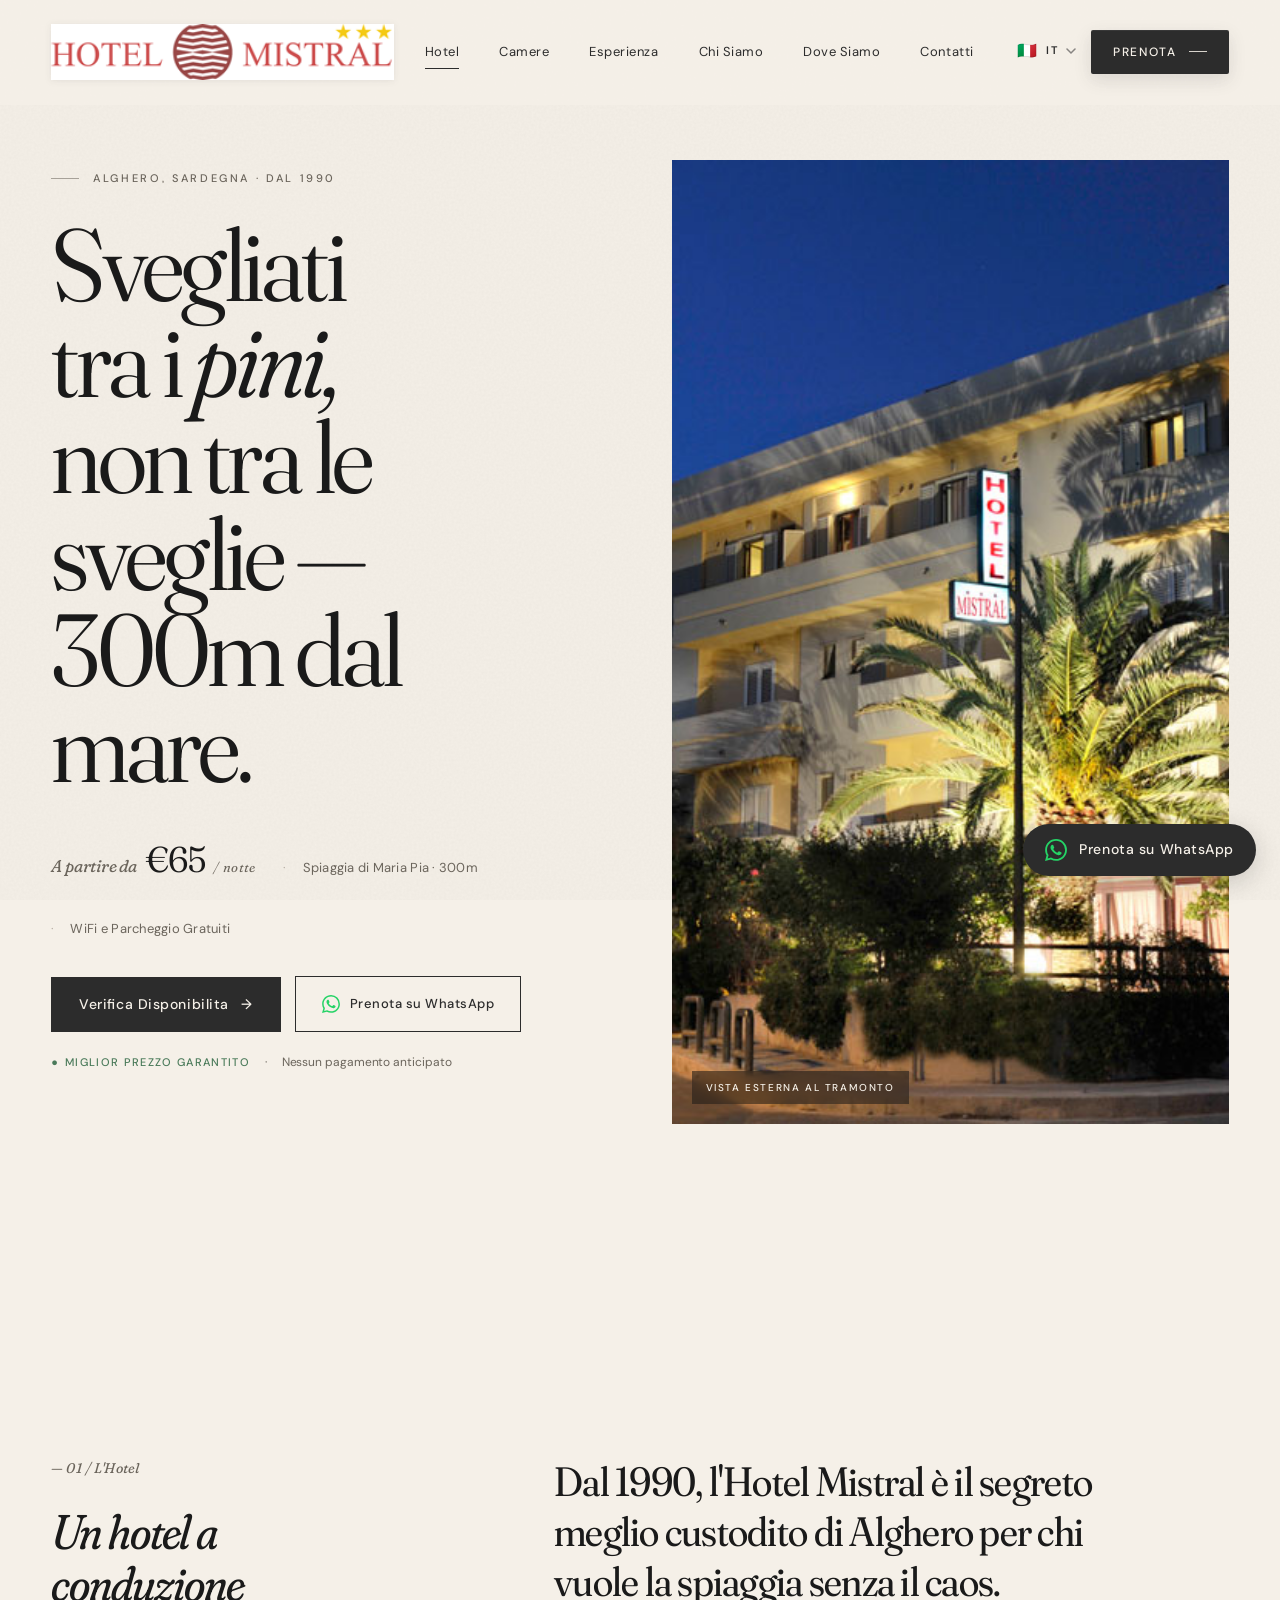
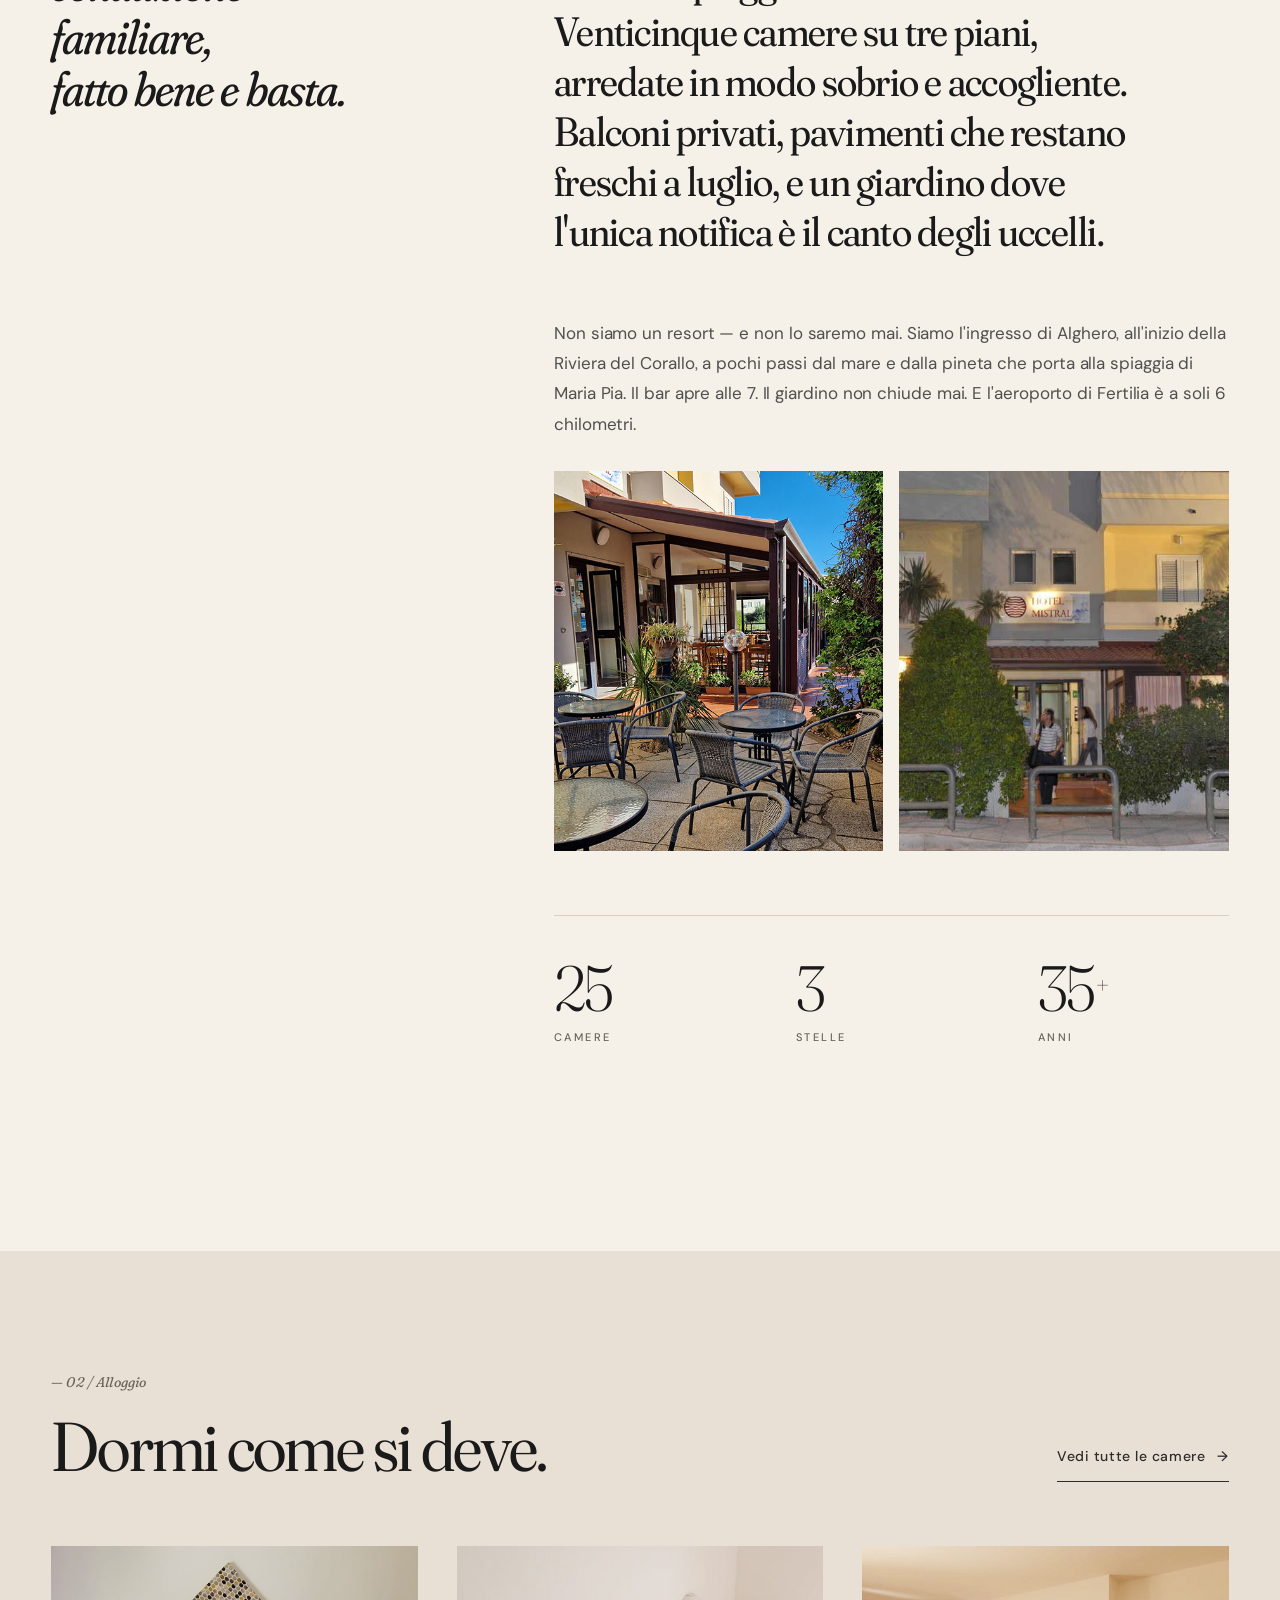
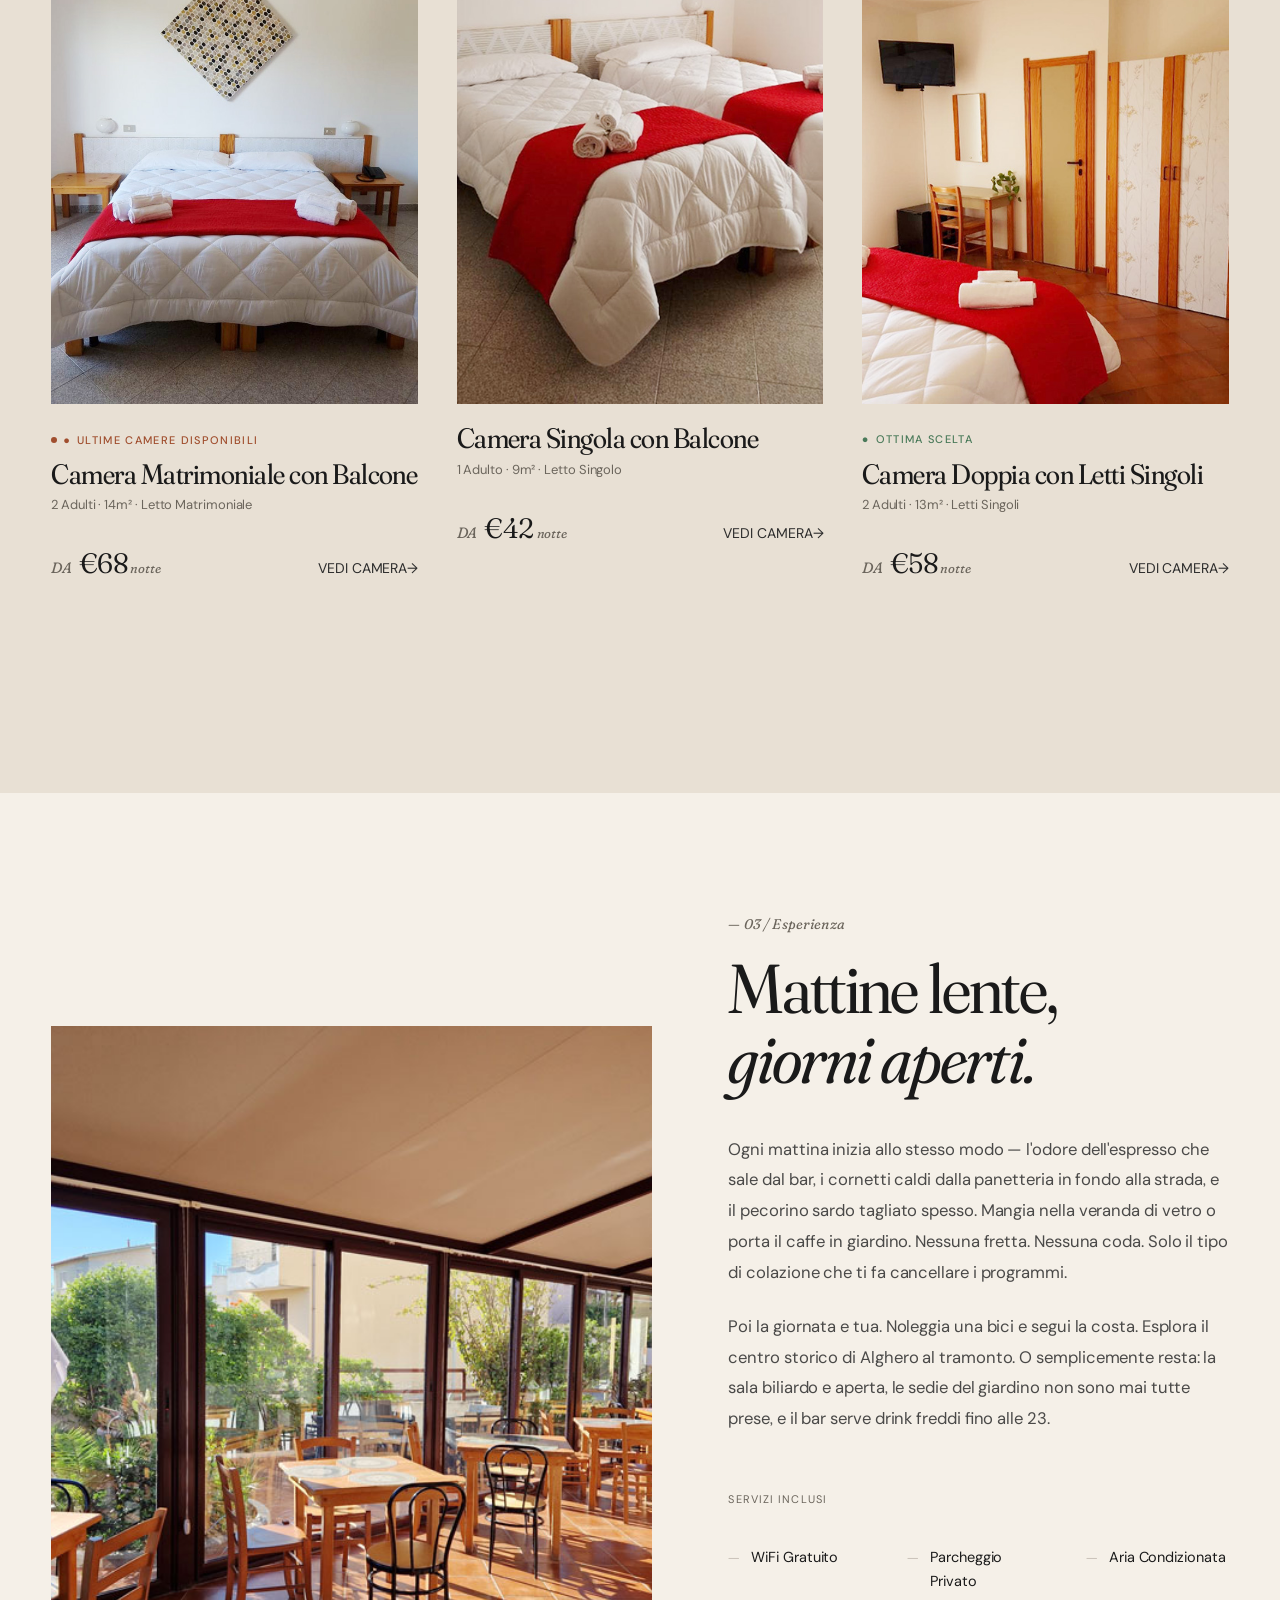
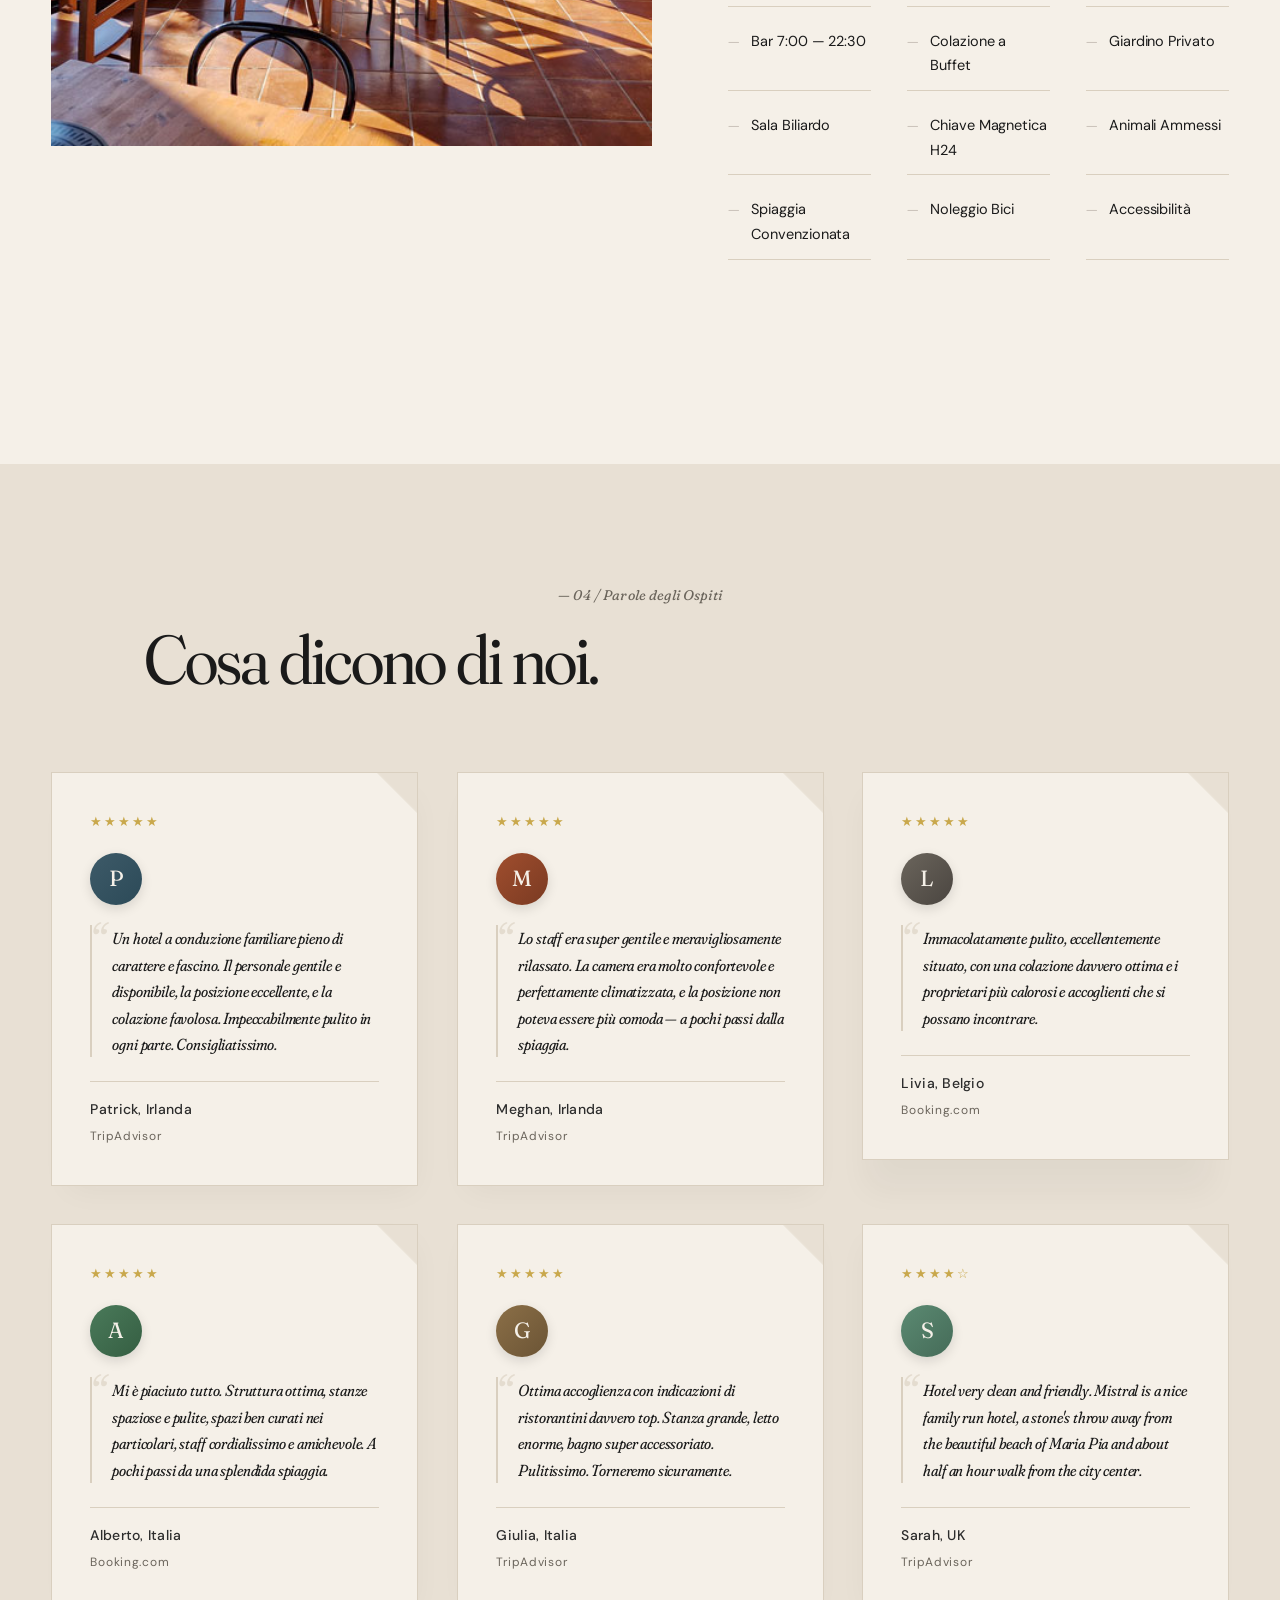
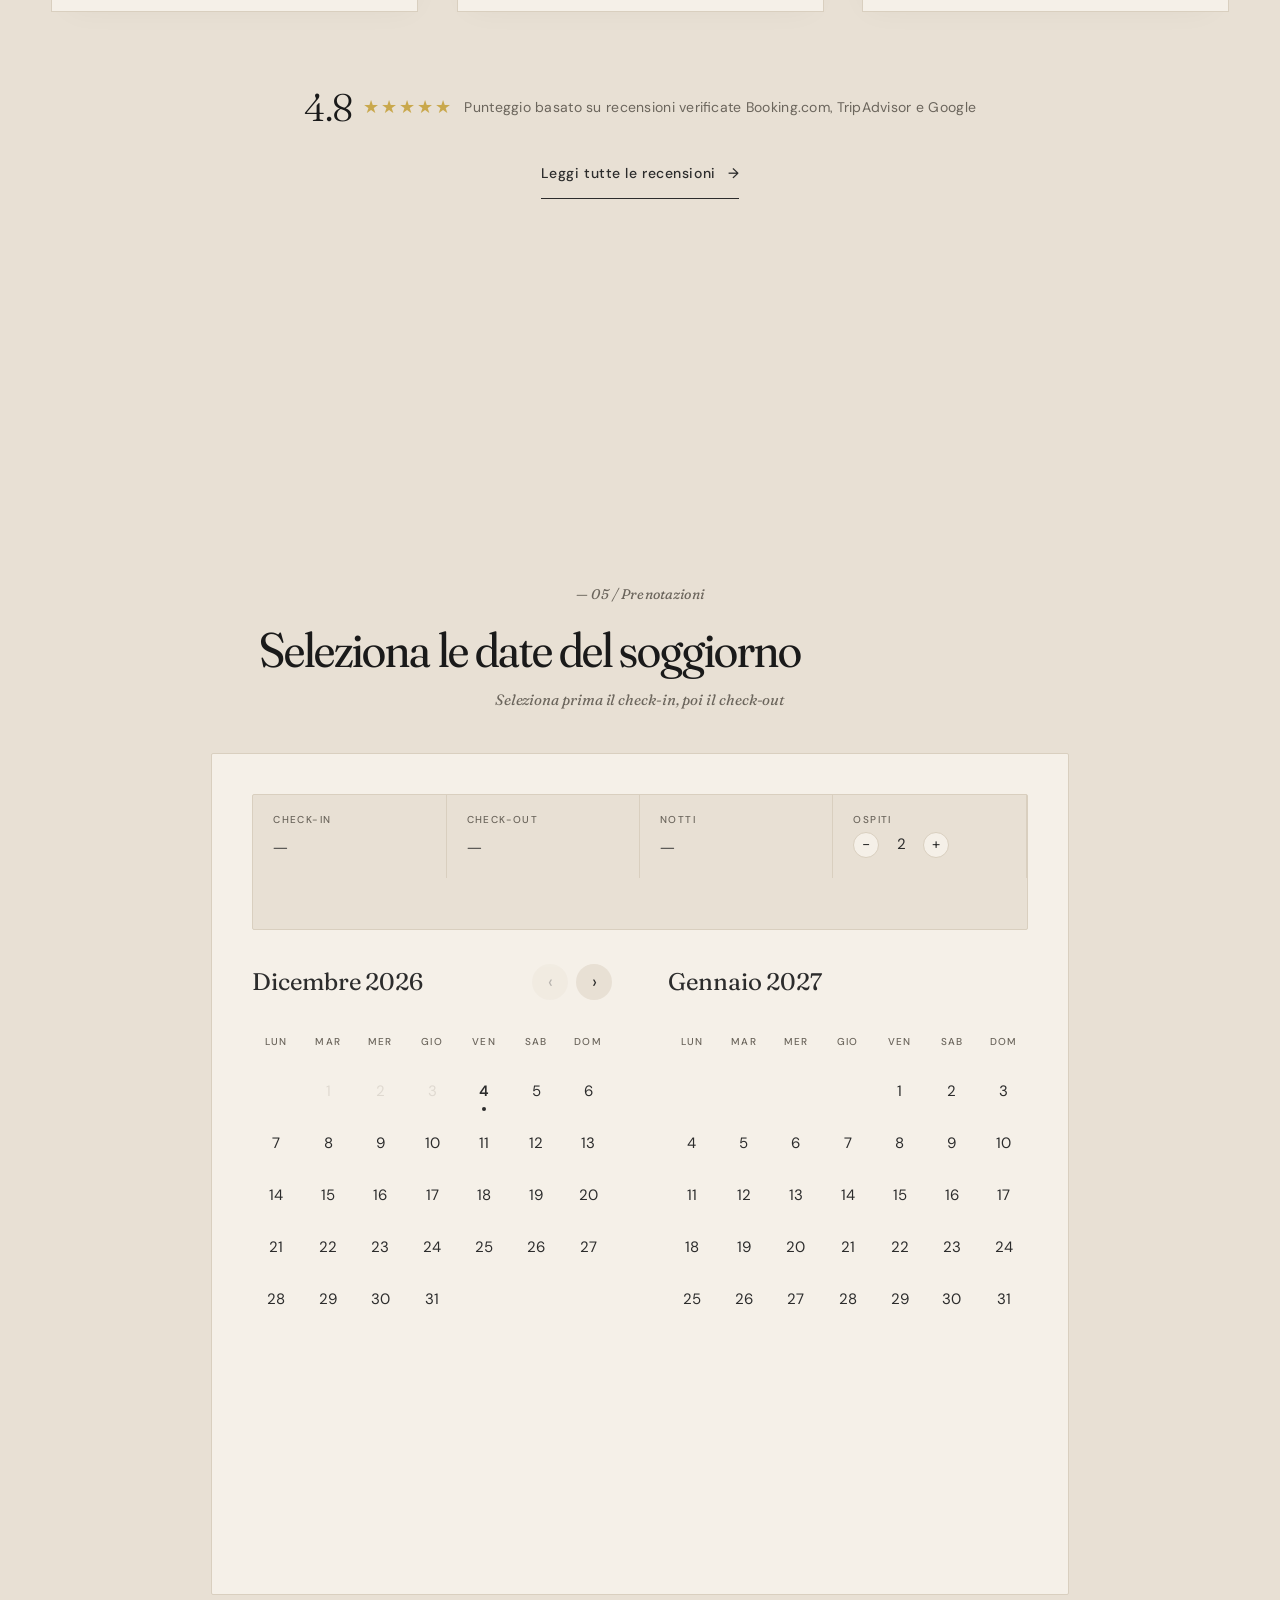
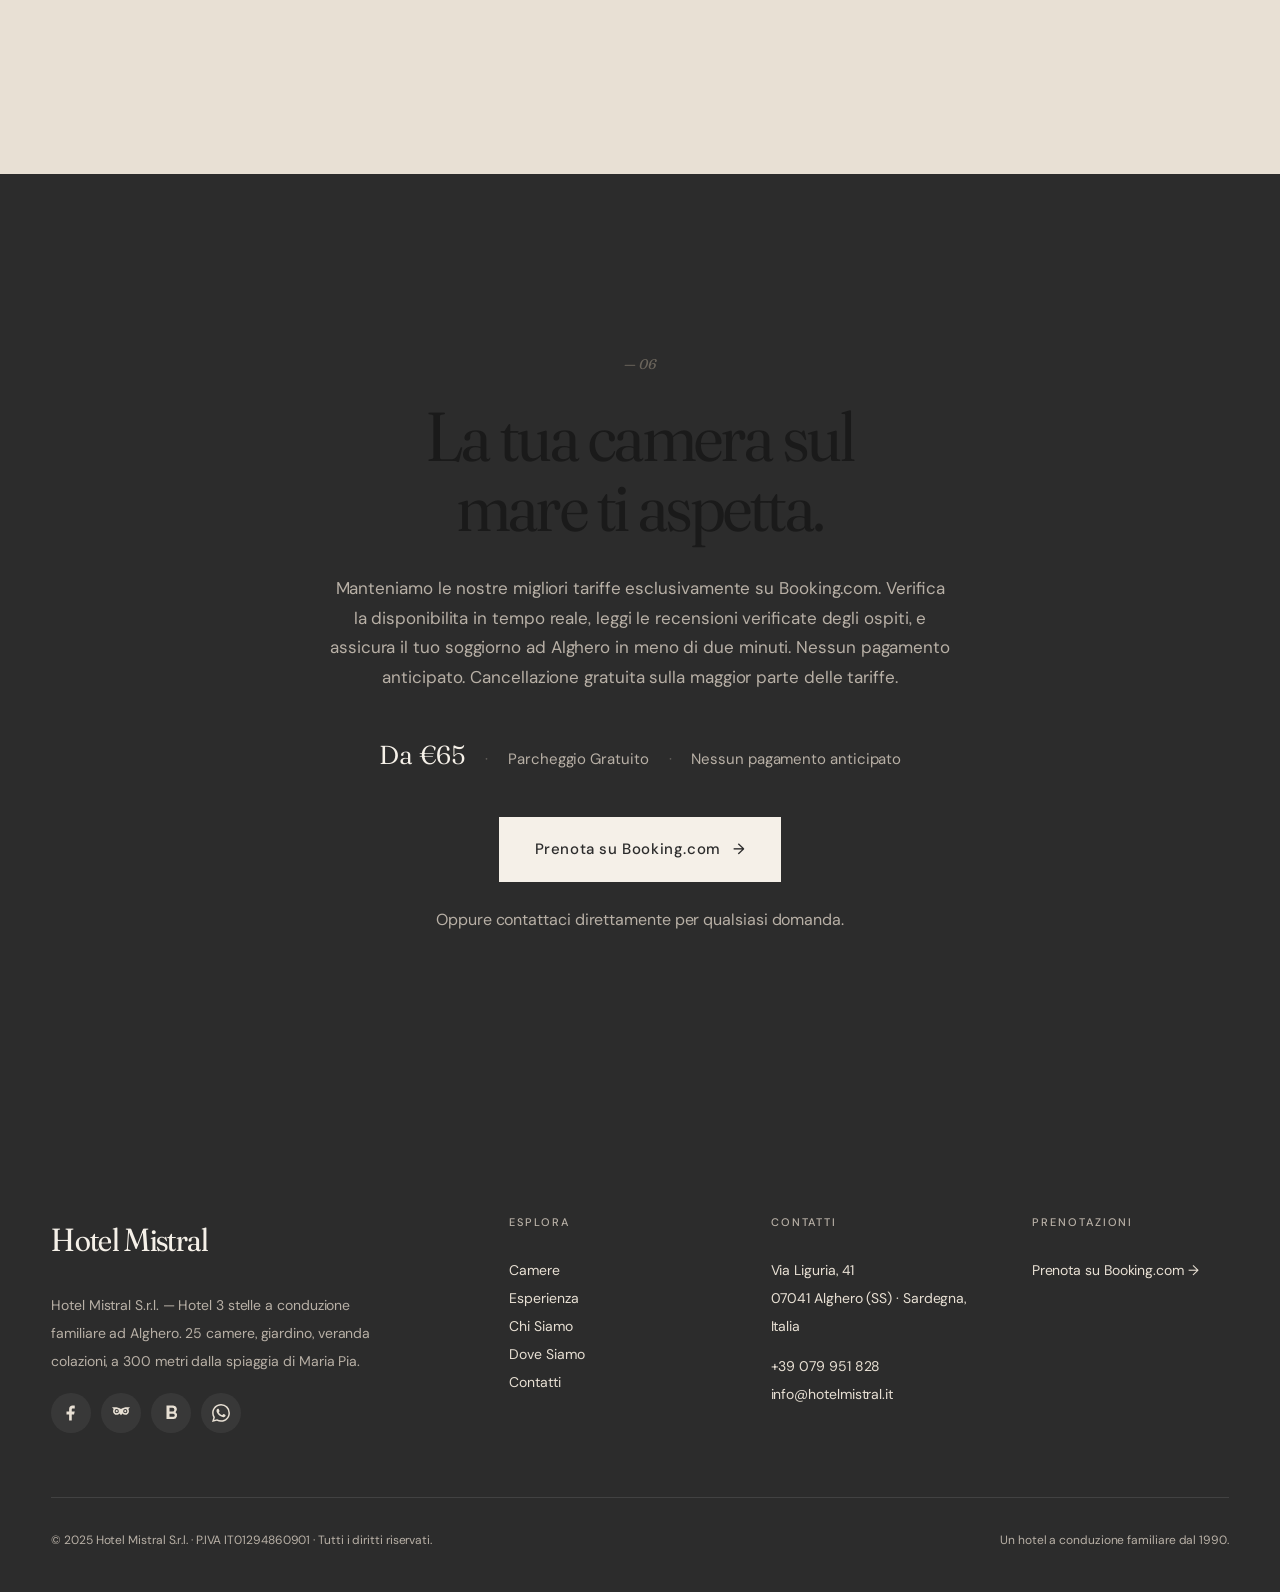
<file: index.html>
<!DOCTYPE html>
<html lang="it">
<head>
  <meta charset="utf-8"/>
  <meta name="viewport" content="width=device-width, initial-scale=1.0"/>
  <title data-i18n="meta.site_name">Hotel Mistral — A Quiet Corner of Alghero</title>
  <meta name="description" data-i18n="meta.home_desc" content="Hotel Mistral is a family-run 3-star hotel in Alghero, Sardinia. 25 rooms, garden, breakfast veranda, and a five-minute walk to Maria Pia Beach."/>
  
  <link rel="icon" type="image/png" sizes="196x196" href="images/favicon-196x196.png"/>
  <link rel="apple-touch-icon" sizes="152x152" href="images/apple-touch-icon-152x152.png"/>
  <link rel="preconnect" href="https://fonts.googleapis.com">
  <link rel="preconnect" href="https://fonts.gstatic.com" crossorigin>
  <link href="https://fonts.googleapis.com/css2?family=Fraunces:ital,opsz,wght,SOFT@0,9..144,300..700,30..100;1,9..144,300..700,30..100&family=DM+Sans:ital,opsz,wght@0,9..40,300..700;1,9..40,300..700&display=swap" rel="stylesheet"/>
  <link href="css/styles.css?v=9" rel="stylesheet"/>
</head>
<body data-page="home">
  <div class="page">

  <!-- Nav -->
  <nav class="nav" id="main-nav">
    <a href="index.html" class="nav-brand" aria-label="Hotel Mistral Alghero">
      <img src="images/logo.png" alt="" class="nav-logo" width="40" height="40"/>
      <span class="nav-brand-text">
        <span class="nav-brand-name">Mistral</span>
        <small>Alghero</small>
      </span>
    </a>
    <div class="nav-links hidden-mobile">
      <a href="index.html" class="active" data-i18n="nav.home">Hotel</a>
      <a href="rooms.html" data-i18n="nav.rooms">Rooms</a>
      <a href="experience.html" data-i18n="nav.experience">Experience</a>
      <a href="about.html" data-i18n="nav.about">About</a>
      <a href="location.html" data-i18n="nav.location">Location</a>
      <a href="contact.html" data-i18n="nav.contact">Contact</a>
    </div>
    <div class="nav-actions">
      <div class="lang-dropdown hidden-mobile" data-lang-switcher>
        <button class="lang-trigger" type="button" aria-haspopup="listbox" aria-expanded="false" aria-label="Seleziona lingua">
          <span class="lang-current-flag">🇮🇹</span>
          <span class="lang-current-code">IT</span>
          <svg class="lang-chev" viewBox="0 0 10 6" fill="none" stroke="currentColor" stroke-width="1.5" stroke-linecap="round" aria-hidden="true"><path d="M1 1l4 4 4-4"/></svg>
        </button>
        <div class="lang-menu" role="listbox">
          <button class="lang-opt active" data-lang="it" onclick="setLanguage('it')" role="option" aria-selected="true"><span class="lang-flag">🇮🇹</span><span class="lang-opt-name">Italiano</span><span class="lang-opt-check">✓</span></button>
          <button class="lang-opt" data-lang="en" onclick="setLanguage('en')" role="option"><span class="lang-flag">🇬🇧</span><span class="lang-opt-name">English</span><span class="lang-opt-check">✓</span></button>
          <button class="lang-opt" data-lang="de" onclick="setLanguage('de')" role="option"><span class="lang-flag">🇩🇪</span><span class="lang-opt-name">Deutsch</span><span class="lang-opt-check">✓</span></button>
          <button class="lang-opt" data-lang="es" onclick="setLanguage('es')" role="option"><span class="lang-flag">🇪🇸</span><span class="lang-opt-name">Español</span><span class="lang-opt-check">✓</span></button>
        </div>
      </div>
      <a href="https://www.booking.com/Share-Ju31eYQ" target="_blank" class="nav-cta hidden-mobile" data-i18n="nav.book_now">Prenota</a>
      <button class="menu-btn mobile-only" aria-label="Menu">
        <svg viewBox="0 0 24 24" fill="none" stroke="currentColor" stroke-width="2" stroke-linecap="round" aria-hidden="true"><line x1="3" y1="6" x2="21" y2="6"/><line x1="3" y1="12" x2="21" y2="12"/><line x1="3" y1="18" x2="21" y2="18"/></svg>
      </button>
    </div>
  </nav>

  <!-- Mobile Menu -->
  <div class="mobile-menu">
    <button class="menu-close" aria-label="Close menu" style="position:absolute;top:24px;right:24px;background:none;border:none;cursor:pointer;color:var(--antracite);">
      <svg width="32" height="32" viewBox="0 0 24 24" fill="none" stroke="currentColor" stroke-width="2" stroke-linecap="round" aria-hidden="true"><line x1="18" y1="6" x2="6" y2="18"/><line x1="6" y1="6" x2="18" y2="18"/></svg>
    </button>
    <a href="index.html" data-i18n="nav.home">Hotel</a>
    <a href="rooms.html" data-i18n="nav.rooms">Rooms</a>
    <a href="experience.html" data-i18n="nav.experience">Experience</a>
    <a href="about.html" data-i18n="nav.about">About</a>
    <a href="location.html" data-i18n="nav.location">Location</a>
    <a href="contact.html" data-i18n="nav.contact">Contact</a>
    <div class="lang-switcher" style="margin-top:24px" aria-label="Seleziona lingua">
      <button class="lang-btn active" data-lang="it" onclick="setLanguage('it')" title="Italiano"><span class="lang-flag">🇮🇹</span><span class="lang-code">IT</span></button>
      <button class="lang-btn" data-lang="en" onclick="setLanguage('en')" title="English"><span class="lang-flag">🇬🇧</span><span class="lang-code">EN</span></button>
      <button class="lang-btn" data-lang="de" onclick="setLanguage('de')" title="Deutsch"><span class="lang-flag">🇩🇪</span><span class="lang-code">DE</span></button>
      <button class="lang-btn" data-lang="es" onclick="setLanguage('es')" title="Español"><span class="lang-flag">🇪🇸</span><span class="lang-code">ES</span></button>
    </div>
    <a class="btn btn-primary btn-arrow" href="https://www.booking.com/Share-Ju31eYQ" target="_blank" style="margin-top:24px" data-i18n="nav.book_now">Book Now</a>
  </div>

  <!-- HERO -->
  <section class="hero">
    <div class="container">
      <div class="hero-grid">
        <div class="hero-left reveal">
          <div class="eyebrow" style="margin-bottom:28px" data-i18n="home.hero_location">Alghero, Sardinia · Since 1990</div>
          <h1 class="h-display serif" data-i18n="home.hero_title" data-i18n-html="">
            Wake up to <span class="italic">pine trees,</span><br/>
            not alarms — 300m from the sea.
          </h1>
          <div class="hero-meta">
            <span class="price-line">
              <span class="price-from" data-i18n="home.hero_starting_from">From</span>
              <span class="price-num">€65</span>
              <span class="price-night" data-i18n="home.hero_price">/ night</span>
            </span>
            <span data-i18n="home.hero_beach_distance">300m from beach</span>
            <span data-i18n="home.hero_wifi_parking">Free WiFi & Parking</span>
          </div>
          <div class="hero-ctas">
            <a class="btn btn-primary btn-arrow" href="https://www.booking.com/Share-Ju31eYQ" target="_blank" data-i18n="home.cta_availability">Check Availability</a>
            <a class="btn-whatsapp" href="https://wa.me/393472479796?text=Salve,%20vorrei%20verificare%20la%20disponibilità%20presso%20Hotel%20Mistral." target="_blank" rel="noopener">
              <svg width="18" height="18" viewBox="0 0 24 24" fill="currentColor" aria-hidden="true"><path d="M17.472 14.382c-.297-.149-1.758-.867-2.03-.967-.273-.099-.471-.148-.67.15-.197.297-.767.966-.94 1.164-.173.199-.347.223-.644.075-.297-.15-1.255-.463-2.39-1.475-.883-.788-1.48-1.761-1.653-2.059-.173-.297-.018-.458.13-.606.134-.133.298-.347.446-.52.149-.174.198-.298.298-.497.099-.198.05-.371-.025-.52-.075-.149-.669-1.612-.916-2.207-.242-.579-.487-.5-.669-.51-.173-.008-.371-.01-.57-.01-.198 0-.52.074-.792.372-.272.297-1.04 1.016-1.04 2.479 0 1.462 1.065 2.875 1.213 3.074.149.198 2.096 3.2 5.077 4.487.709.306 1.262.489 1.694.625.712.227 1.36.195 1.871.118.571-.085 1.758-.719 2.006-1.413.248-.694.248-1.289.173-1.413-.074-.124-.272-.198-.57-.347m-5.421 7.403h-.004a9.87 9.87 0 01-5.031-1.378l-.361-.214-3.741.982.998-3.648-.235-.374a9.86 9.86 0 01-1.51-5.26c.001-5.45 4.436-9.884 9.888-9.884 2.64 0 5.122 1.03 6.988 2.898a9.825 9.825 0 012.893 6.994c-.003 5.45-4.437 9.884-9.885 9.884m8.413-18.297A11.815 11.815 0 0012.05 0C5.495 0 .16 5.335.157 11.892c0 2.096.547 4.142 1.588 5.945L.057 24l6.305-1.654a11.882 11.882 0 005.683 1.448h.005c6.554 0 11.890-5.335 11.893-11.893a11.821 11.821 0 00-3.48-8.413Z"/></svg>
              <span data-i18n="home.cta_whatsapp">Book on WhatsApp</span>
            </a>
          </div>
          <div style="margin-top:20px;font-size:12px;color:var(--grigio)">
            <span class="tag-good">● <span data-i18n="home.best_price">Best price guaranteed</span></span>
            <span style="margin:0 12px">·</span>
            <span data-i18n="home.no_prepayment">No prepayment</span>
          </div>
        </div>

        <div class="hero-image reveal reveal-delay-1">
          <img src="images/hotel-exterior-night.jpg" alt="Hotel Mistral, ingresso al tramonto" style="width:100%;height:100%;object-fit:cover" />
          <div class="hero-caption" data-i18n="home.hero_caption">Exterior at dusk</div>
        </div>
      </div>
    </div>
  </section>

  <!-- INTRO -->
  <section class="section" id="hotel">
    <div class="container">
      <div class="intro-grid">
        <div class="reveal">
          <div class="section-num">— 01 / <span data-i18n="home.intro_label">The Hotel</span></div>
          <h2 class="h-medium serif italic" style="margin-top:24px;max-width:10ch" data-i18n="home.intro_title" data-i18n-html="">
            A family-run hotel,<br/>simply done well.
          </h2>
        </div>
        <div class="intro-body reveal reveal-delay-1">
          <p class="serif" data-i18n="home.intro_p1">
            Since 1990, Hotel Mistral has been Alghero's best-kept secret for travellers who want the beach without the chaos. Twenty-five rooms across three floors. Private balconies. Terracotta floors that stay cool in July. And a garden where the only notification is birdsong.
          </p>
          <p data-i18n="home.intro_p2">
            We are not a resort — and we never will be. We are the place you return to after a day of turquoise water and medieval alleyways. The bar opens at 7 AM. The garden never closes. And Maria Pia Beach is a five-minute stroll through a pine forest that smells like summer itself.
          </p>
          
          <div style="margin-top:32px;display:grid;grid-template-columns:1fr 1fr;gap:16px">
            <img src="images/hotel-garden.jpg" alt="Il giardino dell'Hotel Mistral" style="width:100%;height:380px;object-fit:cover" />
            <img src="images/hotel-entrance.jpg" alt="L'ingresso dell'Hotel Mistral" style="width:100%;height:380px;object-fit:cover" />
          </div>

          <div class="stats-strip">
            <div class="stat"><div class="stat-num">25</div><div class="stat-label" data-i18n="home.stats_rooms">Rooms</div></div>
            <div class="stat"><div class="stat-num">3</div><div class="stat-label" data-i18n="home.stats_stars">Stars</div></div>
            <div class="stat"><div class="stat-num">35<span class="stat-plus">+</span></div><div class="stat-label" data-i18n="home.stats_years">Years</div></div>
          </div>
        </div>
      </div>
    </div>
  </section>

  <!-- CAMERE -->
  <section class="section" id="camere" style="background:var(--beige)">
    <div class="container">
      <div style="display:flex;justify-content:space-between;align-items:flex-end;margin-bottom:64px;gap:24px;flex-wrap:wrap">
        <div class="reveal">
          <div class="section-num">— 02 / <span data-i18n="home.rooms_label">Accommodation</span></div>
          <h2 class="h-large serif" style="margin-top:16px;max-width:14ch" data-i18n="home.rooms_title">
            Sleep like you mean it.
          </h2>
        </div>
        <a href="rooms.html" class="btn btn-ghost btn-arrow reveal reveal-delay-1" data-i18n="home.room_view_all">View all rooms</a>
      </div>

      <div class="rooms-grid">
        <!-- Room 1 -->
        <a class="room-card reveal" href="rooms.html#double">
          <div class="img-wrap">
            <img src="images/room-double-01.jpg" alt="Camera matrimoniale con balcone" style="width:100%;height:100%;object-fit:cover" />
          </div>
          <div style="margin-bottom:8px">
            <span class="tag-scarce">● <span data-i18n="home.room_badge_last">Last rooms available</span></span>
          </div>
          <div class="meta-line">
            <h3 class="serif" data-i18n="home.room_double_name">Double Room with Balcony</h3>
          </div>
          <div class="specs">
            <span data-i18n="home.room_adults_2">2 Adults</span> · 14m² · <span data-i18n="home.room_bed_queen">Queen Bed</span>
          </div>
          <div style="display:flex;justify-content:space-between;align-items:baseline;margin-top:16px">
            <div class="from"><span data-i18n="home.room_from">From</span> <b>€68</b> <span style="font-size:13px;color:var(--grigio)" data-i18n="calendar.nights_singular">notte</span></div>
            <span class="btn-arrow" style="font-size:14px" data-i18n="home.room_view_cta">Details</span>
          </div>
        </a>

        <!-- Room 2 -->
        <a class="room-card reveal reveal-delay-1" href="rooms.html#single">
          <div class="img-wrap">
            <img src="images/room-twin-01.jpg" alt="Camera doppia con due letti singoli" style="width:100%;height:100%;object-fit:cover" />
          </div>
          <div class="meta-line">
            <h3 class="serif" data-i18n="home.room_single_name">Single Room with Balcony</h3>
          </div>
          <div class="specs">
            <span data-i18n="home.room_adults_1">1 Adult</span> · 9m² · <span data-i18n="home.room_bed_single">Single Bed</span>
          </div>
          <div style="display:flex;justify-content:space-between;align-items:baseline;margin-top:16px">
            <div class="from"><span data-i18n="home.room_from">From</span> <b>€42</b> <span style="font-size:13px;color:var(--grigio)" data-i18n="calendar.nights_singular">notte</span></div>
            <span class="btn-arrow" style="font-size:14px" data-i18n="home.room_view_cta">Details</span>
          </div>
        </a>

        <!-- Room 3 -->
        <a class="room-card reveal reveal-delay-2" href="rooms.html#twin">
          <div class="img-wrap">
            <img src="images/room-double-02.jpg" alt="Camera matrimoniale - dettaglio" style="width:100%;height:100%;object-fit:cover" />
          </div>
          <div style="margin-bottom:8px">
            <span class="tag-good">● <span data-i18n="home.room_badge_good">Good choice</span></span>
          </div>
          <div class="meta-line">
            <h3 class="serif" data-i18n="home.room_twin_name">Twin Room</h3>
          </div>
          <div class="specs">
            <span data-i18n="home.room_adults_2">2 Adults</span> · 13m² · <span data-i18n="home.room_beds_twin">Twin Beds</span>
          </div>
          <div style="display:flex;justify-content:space-between;align-items:baseline;margin-top:16px">
            <div class="from"><span data-i18n="home.room_from">From</span> <b>€58</b> <span style="font-size:13px;color:var(--grigio)" data-i18n="calendar.nights_singular">notte</span></div>
            <span class="btn-arrow" style="font-size:14px" data-i18n="home.room_view_cta">Details</span>
          </div>
        </a>
      </div>
    </div>
  </section>

  <!-- ESPERIENZA -->
  <section class="section" id="esperienza">
    <div class="container">
      <div class="exp-grid">
        <div class="exp-image reveal">
          <img src="images/hotel-breakfast.jpg" alt="Sala colazioni con veranda vetrata" style="width:100%;height:100%;object-fit:cover" />
        </div>
        <div class="exp-text reveal reveal-delay-1">
          <div class="section-num">— 03 / <span data-i18n="home.experience_label">La Permanenza</span></div>
          <h2 class="h-large serif" style="margin-top:16px;margin-bottom:40px" data-i18n="home.experience_title" data-i18n-html="">
            Mattine lente,<br/><span class="italic">giorni aperti.</span>
          </h2>
          <p data-i18n="home.experience_p1">
            Every morning starts the same way — the smell of espresso rising from the bar, warm croissants from the bakery down the street, and Sardinian pecorino sliced thick. Eat inside the glass veranda or take your coffee to the garden. No rush. No queues. Just the kind of breakfast that makes you cancel your plans.
          </p>
          <p data-i18n="home.experience_p2">
            Then the day is yours. Rent a bike and follow the coast. Explore Alghero's old town at sunset. Or simply stay put — the billiard room is open, the garden chairs are never all taken, and the bar serves cold drinks until 11 PM.
          </p>

          <div style="margin-top:56px">
            <div class="tiny muted" style="margin-bottom:24px" data-i18n="home.exp_services">Servizi Inclusi</div>
            <div class="services-grid">
              <div class="srv-item"><span data-i18n="home.srv_wifi">WiFi Gratuito</span></div>
              <div class="srv-item"><span data-i18n="home.srv_parking">Parcheggio Privato</span></div>
              <div class="srv-item"><span data-i18n="home.srv_ac">Aria Condizionata</span></div>
              <div class="srv-item"><span data-i18n="home.srv_bar">Bar 7:00 — 22:30</span></div>
              <div class="srv-item"><span data-i18n="home.srv_breakfast">Colazione a Buffet</span></div>
              <div class="srv-item"><span data-i18n="home.srv_garden">Giardino Privato</span></div>
              <div class="srv-item"><span data-i18n="home.srv_billiard">Sala Biliardo</span></div>
              <div class="srv-item"><span data-i18n="home.srv_key">Chiave Magnetica H24</span></div>
              <div class="srv-item"><span data-i18n="home.srv_pets">Animali Ammessi</span></div>
              <div class="srv-item"><span data-i18n="home.srv_beach">Spiaggia Convenzionata</span></div>
              <div class="srv-item"><span data-i18n="home.srv_bike">Noleggio Bici</span></div>
              <div class="srv-item"><span data-i18n="home.srv_accessibility">Accessibilità</span></div>
            </div>
          </div>
        </div>
      </div>
    </div>
  </section>

  <!-- TESTIMONIALS — 3D Letter Testimonials -->
  <section class="section testimonials-3d" id="testimonials">
    <div class="container">
      <div class="testimonials-header reveal">
        <div class="section-num">— 04 / <span data-i18n="home.testimonials_label">Parole degli Ospiti</span></div>
        <h2 class="h-large serif" style="margin-top:16px;max-width:16ch" data-i18n="home.testimonials_title">Cosa dicono di noi.</h2>
      </div>

      <div class="letters-grid">
        <!-- Letter 1 -->
        <div class="letter-card reveal reveal-delay-1" data-tilt>
          <div class="letter-paper">
            <div class="letter-stamp">★★★★★</div>
            <div class="letter-avatar" style="background: linear-gradient(135deg, #3D5A68 0%, #2C4A58 100%);">P</div>
            <blockquote class="letter-quote" data-i18n="home.testimonial_1_text">
              "Un hotel a conduzione familiare pieno di carattere e fascino. Il personale gentile e disponibile, la posizione eccellente, e la colazione favolosa. Impeccabilmente pulito in ogni parte. Consigliatissimo."
            </blockquote>
            <div class="letter-meta">
              <span class="letter-name" data-i18n="home.testimonial_1_author">Patrick, Irlanda</span>
              <span class="letter-source">TripAdvisor</span>
            </div>
          </div>
          <div class="letter-shadow"></div>
        </div>

        <!-- Letter 2 -->
        <div class="letter-card reveal reveal-delay-2" data-tilt>
          <div class="letter-paper">
            <div class="letter-stamp">★★★★★</div>
            <div class="letter-avatar" style="background: linear-gradient(135deg, #A04E2E 0%, #7A3A22 100%);">M</div>
            <blockquote class="letter-quote" data-i18n="home.testimonial_2_text">
              "Lo staff era super gentile e meravigliosamente rilassato. La camera era molto confortevole e perfettamente climatizzata, e la posizione non poteva essere più comoda — a pochi passi dalla spiaggia."
            </blockquote>
            <div class="letter-meta">
              <span class="letter-name" data-i18n="home.testimonial_2_author">Meghan, Irlanda</span>
              <span class="letter-source">TripAdvisor</span>
            </div>
          </div>
          <div class="letter-shadow"></div>
        </div>

        <!-- Letter 3 -->
        <div class="letter-card reveal reveal-delay-3" data-tilt>
          <div class="letter-paper">
            <div class="letter-stamp">★★★★★</div>
            <div class="letter-avatar" style="background: linear-gradient(135deg, #6B655C 0%, #4A4540 100%);">L</div>
            <blockquote class="letter-quote" data-i18n="home.testimonial_3_text">
              "Immacolatamente pulito, eccellentemente situato, con una colazione davvero ottima e i proprietari più calorosi e accoglienti che si possano incontrare."
            </blockquote>
            <div class="letter-meta">
              <span class="letter-name" data-i18n="home.testimonial_3_author">Livia, Belgio</span>
              <span class="letter-source">Booking.com</span>
            </div>
          </div>
          <div class="letter-shadow"></div>
        </div>

        <!-- Letter 4 -->
        <div class="letter-card reveal reveal-delay-1" data-tilt>
          <div class="letter-paper">
            <div class="letter-stamp">★★★★★</div>
            <div class="letter-avatar" style="background: linear-gradient(135deg, #4a7a5a 0%, #355e42 100%);">A</div>
            <blockquote class="letter-quote" data-i18n="home.testimonial_4_text">
              "Mi è piaciuto tutto. Struttura ottima, stanze spaziose e pulite, spazi ben curati nei particolari, staff cordialissimo e amichevole. A pochi passi da una splendida spiaggia."
            </blockquote>
            <div class="letter-meta">
              <span class="letter-name" data-i18n="home.testimonial_4_author">Alberto, Italia</span>
              <span class="letter-source">Booking.com</span>
            </div>
          </div>
          <div class="letter-shadow"></div>
        </div>

        <!-- Letter 5 -->
        <div class="letter-card reveal reveal-delay-2" data-tilt>
          <div class="letter-paper">
            <div class="letter-stamp">★★★★★</div>
            <div class="letter-avatar" style="background: linear-gradient(135deg, #8B6F47 0%, #6B5435 100%);">G</div>
            <blockquote class="letter-quote" data-i18n="home.testimonial_5_text">
              "Ottima accoglienza con indicazioni di ristorantini davvero top. Stanza grande, letto enorme, bagno super accessoriato. Pulitissimo. Torneremo sicuramente."
            </blockquote>
            <div class="letter-meta">
              <span class="letter-name" data-i18n="home.testimonial_5_author">Giulia, Italia</span>
              <span class="letter-source">TripAdvisor</span>
            </div>
          </div>
          <div class="letter-shadow"></div>
        </div>

        <!-- Letter 6 -->
        <div class="letter-card reveal reveal-delay-3" data-tilt>
          <div class="letter-paper">
            <div class="letter-stamp">★★★★☆</div>
            <div class="letter-avatar" style="background: linear-gradient(135deg, #5B8A72 0%, #456B58 100%);">S</div>
            <blockquote class="letter-quote" data-i18n="home.testimonial_6_text">
              "Hotel very clean and friendly. Mistral is a nice family run hotel, a stone's throw away from the beautiful beach of Maria Pia and about half an hour walk from the city center."
            </blockquote>
            <div class="letter-meta">
              <span class="letter-name" data-i18n="home.testimonial_6_author">Sarah, UK</span>
              <span class="letter-source">TripAdvisor</span>
            </div>
          </div>
          <div class="letter-shadow"></div>
        </div>
      </div>

      <div class="testimonials-footer reveal">
        <div class="testimonials-score">
          <span class="score-num">4.8</span>
          <span class="score-stars">★★★★★</span>
          <span class="score-text" data-i18n="home.testimonials_score">su 893 recensioni</span>
        </div>
        <a href="https://www.tripadvisor.it/Hotel_Review-g187880-d277462-Reviews-Hotel_Mistral-Alghero_Province_of_Sassari_Sardinia.html" target="_blank" class="btn btn-ghost btn-arrow" data-i18n="home.testimonials_cta">Leggi tutte le recensioni</a>
      </div>
    </div>
  </section>

  <!-- CALENDAR / BOOKING ASSISTANT -->
  <section class="calendar-section" id="prenota">
    <div class="container">
      <div class="calendar-title reveal">
        <div class="section-num">— 05 / <span data-i18n="calendar.label">Booking</span></div>
        <h2 class="h-medium serif" style="margin-top:16px" data-i18n="calendar.title">Select your stay dates</h2>
        <p class="calendar-hint" data-i18n="calendar.hint">Seleziona prima il check-in, poi il check-out</p>
      </div>

      <div class="calendar-wrap reveal reveal-delay-1">
        <div class="calendar-dates-bar">
          <div class="calendar-date-field">
            <label data-i18n="calendar.checkin">Check-in</label>
            <span id="checkin-display">—</span>
          </div>
          <div class="calendar-date-sep"></div>
          <div class="calendar-date-field">
            <label data-i18n="calendar.checkout">Check-out</label>
            <span id="checkout-display">—</span>
          </div>
          <div class="calendar-date-sep"></div>
          <div class="calendar-date-field calendar-nights-field">
            <label data-i18n="calendar.nights">Nights</label>
            <span id="nights-display">—</span>
          </div>
          <div class="calendar-date-sep"></div>
          <div class="calendar-date-field">
            <label data-i18n="calendar.guests">Guests</label>
            <div class="guest-stepper">
              <button onclick="window.calendarApp.changeGuests(-1)" aria-label="Reduce guests">−</button>
              <span id="guests-display">2</span>
              <button onclick="window.calendarApp.changeGuests(1)" aria-label="Add guest">+</button>
            </div>
          </div>
          <div class="calendar-date-sep"></div>
          <button class="calendar-clear" id="calendar-clear" onclick="window.calendarApp.clearDates()" data-i18n="calendar.clear" style="visibility:hidden">Clear</button>
        </div>

        <div class="calendar-grid-wrap" id="calendar-grid-wrap">
          <!-- Generated by JS -->
        </div>

        <div class="calendar-cta-wrap" id="calendar-cta-wrap">
          <div class="calendar-cta-subtitle" data-i18n="calendar.cta_title">Continua la prenotazione</div>
          <div class="calendar-cta-title" id="calendar-cta-summary" style="margin-bottom:4px"></div>
          <div class="calendar-cta-buttons">
            <a href="https://www.booking.com/Share-Ju31eYQ" target="_blank" class="btn btn-primary btn-arrow calendar-cta-primary" data-i18n="calendar.booking_cta">Prenota su Booking.com</a>
            <a href="#" target="_blank" class="btn-whatsapp" id="whatsapp-cta" data-i18n="calendar.whatsapp_cta">
              <svg width="20" height="20" viewBox="0 0 24 24" fill="currentColor" aria-hidden="true"><path d="M17.472 14.382c-.297-.149-1.758-.867-2.03-.967-.273-.099-.471-.148-.67.15-.197.297-.767.966-.94 1.164-.173.199-.347.223-.644.075-.297-.15-1.255-.463-2.39-1.475-.883-.788-1.48-1.761-1.653-2.059-.173-.297-.018-.458.13-.606.134-.133.298-.347.446-.52.149-.174.198-.298.298-.497.099-.198.05-.371-.025-.52-.075-.149-.669-1.612-.916-2.207-.242-.579-.487-.5-.669-.51-.173-.008-.371-.01-.57-.01-.198 0-.52.074-.792.372-.272.297-1.04 1.016-1.04 2.479 0 1.462 1.065 2.875 1.213 3.074.149.198 2.096 3.2 5.077 4.487.709.306 1.262.489 1.694.625.712.227 1.36.195 1.871.118.571-.085 1.758-.719 2.006-1.413.248-.694.248-1.289.173-1.413-.074-.124-.272-.198-.57-.347m-5.421 7.403h-.004a9.87 9.87 0 01-5.031-1.378l-.361-.214-3.741.982.998-3.648-.235-.374a9.86 9.86 0 01-1.51-5.26c.001-5.45 4.436-9.884 9.888-9.884 2.64 0 5.122 1.03 6.988 2.898a9.825 9.825 0 012.893 6.994c-.003 5.45-4.437 9.884-9.885 9.884m8.413-18.297A11.815 11.815 0 0012.05 0C5.495 0 .16 5.335.157 11.892c0 2.096.547 4.142 1.588 5.945L.057 24l6.305-1.654a11.882 11.882 0 005.683 1.448h.005c6.554 0 11.890-5.335 11.893-11.893a11.821 11.821 0 00-3.48-8.413Z"/></svg>
              Prenota su WhatsApp
            </a>
          </div>
          <div class="calendar-whatsapp-num" data-i18n="common.whatsapp_number">WhatsApp: +39 347 247 9796</div>
        </div>
      </div>
    </div>
  </section>

  <!-- CTA FINALE -->
  <section class="cta-final" style="background:var(--antracite);color:var(--bianco)">
    <div class="container" style="text-align:center">
      <div class="section-num" style="color:var(--grigio);border-color:var(--grigio)">— 06</div>
      <h2 class="h-large serif" style="margin-top:24px" data-i18n="home.cta_title">
        Your room by the sea is waiting.
      </h2>
      <p style="margin-top:20px;color:var(--grigio-chiaro);max-width:52ch;margin-left:auto;margin-right:auto;font-size:17px;line-height:1.75" data-i18n="home.cta_p">
        We keep our best rates exclusively on Booking.com. Check real-time availability, read verified guest reviews, and secure your stay in Alghero in under two minutes. No prepayment. Free cancellation on most rates.
      </p>

      <div class="meta" style="color:var(--grigio-chiaro);border-color:var(--grigio);margin-top:40px;font-size:15px">
        <b style="font-family:var(--serif);font-size:26px;color:var(--bianco);font-weight:350" data-i18n="home.cta_from_price">Da €65</b>
        <span style="margin:0 16px;opacity:0.4">·</span>
        <span data-i18n="home.cta_free_parking">Parcheggio Gratuito</span>
        <span style="margin:0 16px;opacity:0.4">·</span>
        <span data-i18n="home.cta_no_prepayment">Nessun pagamento anticipato</span>
      </div>

      <div style="margin-top:40px">
        <a href="https://www.booking.com/Share-Ju31eYQ" target="_blank" class="btn btn-primary btn-arrow" style="background:var(--bianco);color:var(--antracite);padding:20px 36px;font-size:15px;display:inline-flex" data-i18n="home.cta_book">
          Book on Booking.com
        </a>
      </div>
      <div style="margin-top:24px;color:var(--grigio-chiaro)">
        <span data-i18n="home.cta_or_contact" data-i18n-html="">Or <a href="contact.html" style="text-decoration:underline">contact us directly</a> for any questions.</span>
      </div>
    </div>
  </section>

  <!-- Footer -->
  <footer class="footer" id="contatti">
    <div class="container">
      <div class="footer-grid">
        <div>
          <div class="brand-mark" data-i18n="location.address_name">Hotel Mistral</div>
          <p style="max-width:32ch;color:var(--grigio-chiaro)" data-i18n="footer.desc">
            A family-run 3-star hotel in Alghero, Sardinia. 25 rooms, a garden, and a five-minute walk to Maria Pia Beach.
          </p>
          <div class="footer-socials" aria-label="Social">
            <a href="https://www.facebook.com/hotelmistralalghero/" target="_blank" rel="noopener" aria-label="Facebook">
              <svg viewBox="0 0 24 24" fill="currentColor" aria-hidden="true"><path d="M13 22v-8h3l1-4h-4V7.5C13 6.6 13.3 6 14.6 6H17V2.2C16.6 2.1 15.4 2 14.1 2 11.4 2 9.5 3.7 9.5 6.7V10H6v4h3.5v8H13Z"/></svg>
            </a>
            <a href="https://www.tripadvisor.it/Hotel_Review-g187880-d277462-Reviews-Hotel_Mistral-Alghero_Province_of_Sassari_Sardinia.html" target="_blank" rel="noopener" aria-label="TripAdvisor">
              <svg viewBox="0 0 24 24" fill="currentColor" aria-hidden="true"><path d="M12 6.6c-2.4-1.5-5.2-2.2-7.9-2.2H0l2.2 2.4a4.9 4.9 0 0 0-.8 2.7c0 2.7 2.2 4.9 4.9 4.9 1.5 0 2.9-.7 3.8-1.8L12 14.9l1.9-2.3a4.9 4.9 0 0 0 3.8 1.8c2.7 0 4.9-2.2 4.9-4.9 0-1-.3-1.9-.8-2.7L24 4.4h-4.1c-2.7 0-5.5.7-7.9 2.2Zm-5.7 5.7a2.8 2.8 0 1 1 0-5.6 2.8 2.8 0 0 1 0 5.6Zm11.4 0a2.8 2.8 0 1 1 0-5.6 2.8 2.8 0 0 1 0 5.6Zm-11.4-1.4a1.4 1.4 0 1 0 0-2.8 1.4 1.4 0 0 0 0 2.8Zm11.4 0a1.4 1.4 0 1 0 0-2.8 1.4 1.4 0 0 0 0 2.8Z"/></svg>
            </a>
            <a href="https://www.booking.com/Share-Ju31eYQ" target="_blank" rel="noopener" aria-label="Booking.com">
              <svg viewBox="0 0 24 24" fill="currentColor" aria-hidden="true"><path d="M6 2h9a5 5 0 0 1 3 8.9A5 5 0 0 1 15 20H6V2Zm4 3v5h4a2.5 2.5 0 0 0 0-5h-4Zm0 8v4h5a2 2 0 1 0 0-4h-5Z"/></svg>
            </a>
            <a href="https://wa.me/393472479796?text=Salve,%20vorrei%20verificare%20la%20disponibilit%C3%A0%20presso%20Hotel%20Mistral." target="_blank" rel="noopener" aria-label="WhatsApp">
              <svg viewBox="0 0 24 24" fill="currentColor" aria-hidden="true"><path d="M17.472 14.382c-.297-.149-1.758-.867-2.03-.967-.273-.099-.471-.148-.67.15-.197.297-.767.966-.94 1.164-.173.199-.347.223-.644.075-.297-.15-1.255-.463-2.39-1.475-.883-.788-1.48-1.761-1.653-2.059-.173-.297-.018-.458.13-.606.134-.133.298-.347.446-.52.149-.174.198-.298.298-.497.099-.198.05-.371-.025-.52-.075-.149-.669-1.612-.916-2.207-.242-.579-.487-.5-.669-.51-.173-.008-.371-.01-.57-.01-.198 0-.52.074-.792.372-.272.297-1.04 1.016-1.04 2.479 0 1.462 1.065 2.875 1.213 3.074.149.198 2.096 3.2 5.077 4.487.709.306 1.262.489 1.694.625.712.227 1.36.195 1.871.118.571-.085 1.758-.719 2.006-1.413.248-.694.248-1.289.173-1.413-.074-.124-.272-.198-.57-.347m-5.421 7.403h-.004a9.87 9.87 0 01-5.031-1.378l-.361-.214-3.741.982.998-3.648-.235-.374a9.86 9.86 0 01-1.51-5.26c.001-5.45 4.436-9.884 9.888-9.884 2.64 0 5.122 1.03 6.988 2.898a9.825 9.825 0 012.893 6.994c-.003 5.45-4.437 9.884-9.885 9.884m8.413-18.297A11.815 11.815 0 0012.05 0C5.495 0 .16 5.335.157 11.892c0 2.096.547 4.142 1.588 5.945L.057 24l6.305-1.654a11.882 11.882 0 005.683 1.448h.005c6.554 0 11.890-5.335 11.893-11.893a11.821 11.821 0 00-3.48-8.413Z"/></svg>
            </a>
          </div>
        </div>
        <div>
          <h4 data-i18n="footer.explore">Explore</h4>
          <ul>
            <li><a href="rooms.html" data-i18n="nav.rooms">Rooms</a></li>
            <li><a href="experience.html" data-i18n="nav.experience">Experience</a></li>
            <li><a href="about.html" data-i18n="nav.about">About</a></li>
            <li><a href="location.html" data-i18n="nav.location">Location</a></li>
            <li><a href="contact.html" data-i18n="nav.contact">Contact</a></li>
          </ul>
        </div>
        <div>
          <h4 data-i18n="footer.contact">Contact</h4>
          <ul>
            <li data-i18n="location.address_street">Via Liguria 41</li>
            <li data-i18n="location.address_city">07041 Alghero (SS)</li>
            <li style="margin-top:12px" data-i18n="location.phone">+39 079 792 028</li>
            <li data-i18n="location.email">info@hotelmistral.it</li>
          </ul>
        </div>
        <div>
          <h4 data-i18n="footer.booking">Prenotazioni</h4>
          <ul>
            <li><a href="https://www.booking.com/Share-Ju31eYQ" target="_blank" data-i18n="footer.book">Prenota su Booking.com →</a></li>
          </ul>
        </div>
      </div>
      <div class="footer-bottom">
        <span data-i18n="footer.copyright">© 2025 Hotel Mistral. Tutti i diritti riservati.</span>
        <span data-i18n="footer.tagline">A family-run hotel since 1990.</span>
      </div>
    </div>
  </footer>
</div>


  <!-- WhatsApp Floating CTA -->
  <a href="https://wa.me/393472479796?text=Hello,%20I%20would%20like%20to%20check%20availability%20at%20Hotel%20Mistral." target="_blank" class="whatsapp-float" aria-label="Book on WhatsApp" data-i18n-aria-label="common.book_whatsapp">
    <svg width="26" height="26" viewBox="0 0 24 24" fill="currentColor" aria-hidden="true"><path d="M17.472 14.382c-.297-.149-1.758-.867-2.03-.967-.273-.099-.471-.148-.67.15-.197.297-.767.966-.94 1.164-.173.199-.347.223-.644.075-.297-.15-1.255-.463-2.39-1.475-.883-.788-1.48-1.761-1.653-2.059-.173-.297-.018-.458.13-.606.134-.133.298-.347.446-.52.149-.174.198-.298.298-.497.099-.198.05-.371-.025-.52-.075-.149-.669-1.612-.916-2.207-.242-.579-.487-.5-.669-.51-.173-.008-.371-.01-.57-.01-.198 0-.52.074-.792.372-.272.297-1.04 1.016-1.04 2.479 0 1.462 1.065 2.875 1.213 3.074.149.198 2.096 3.2 5.077 4.487.709.306 1.262.489 1.694.625.712.227 1.36.195 1.871.118.571-.085 1.758-.719 2.006-1.413.248-.694.248-1.289.173-1.413-.074-.124-.272-.198-.57-.347m-5.421 7.403h-.004a9.87 9.87 0 01-5.031-1.378l-.361-.214-3.741.982.998-3.648-.235-.374a9.86 9.86 0 01-1.51-5.26c.001-5.45 4.436-9.884 9.888-9.884 2.64 0 5.122 1.03 6.988 2.898a9.825 9.825 0 012.893 6.994c-.003 5.45-4.437 9.884-9.885 9.884m8.413-18.297A11.815 11.815 0 0012.05 0C5.495 0 .16 5.335.157 11.892c0 2.096.547 4.142 1.588 5.945L.057 24l6.305-1.654a11.882 11.882 0 005.683 1.448h.005c6.554 0 11.890-5.335 11.893-11.893a11.821 11.821 0 00-3.48-8.413Z"/></svg>
    <span class="whatsapp-float-text" data-i18n="common.book_whatsapp">Book on WhatsApp</span>
    <span class="whatsapp-float-num">+39 347 247 9796</span>
  </a>

  <script src="js/translations.js?v=9"></script>
  <script src="js/i18n.js?v=9"></script>
  <script src="js/main.js?v=9"></script>
</body>
</html>
</file>
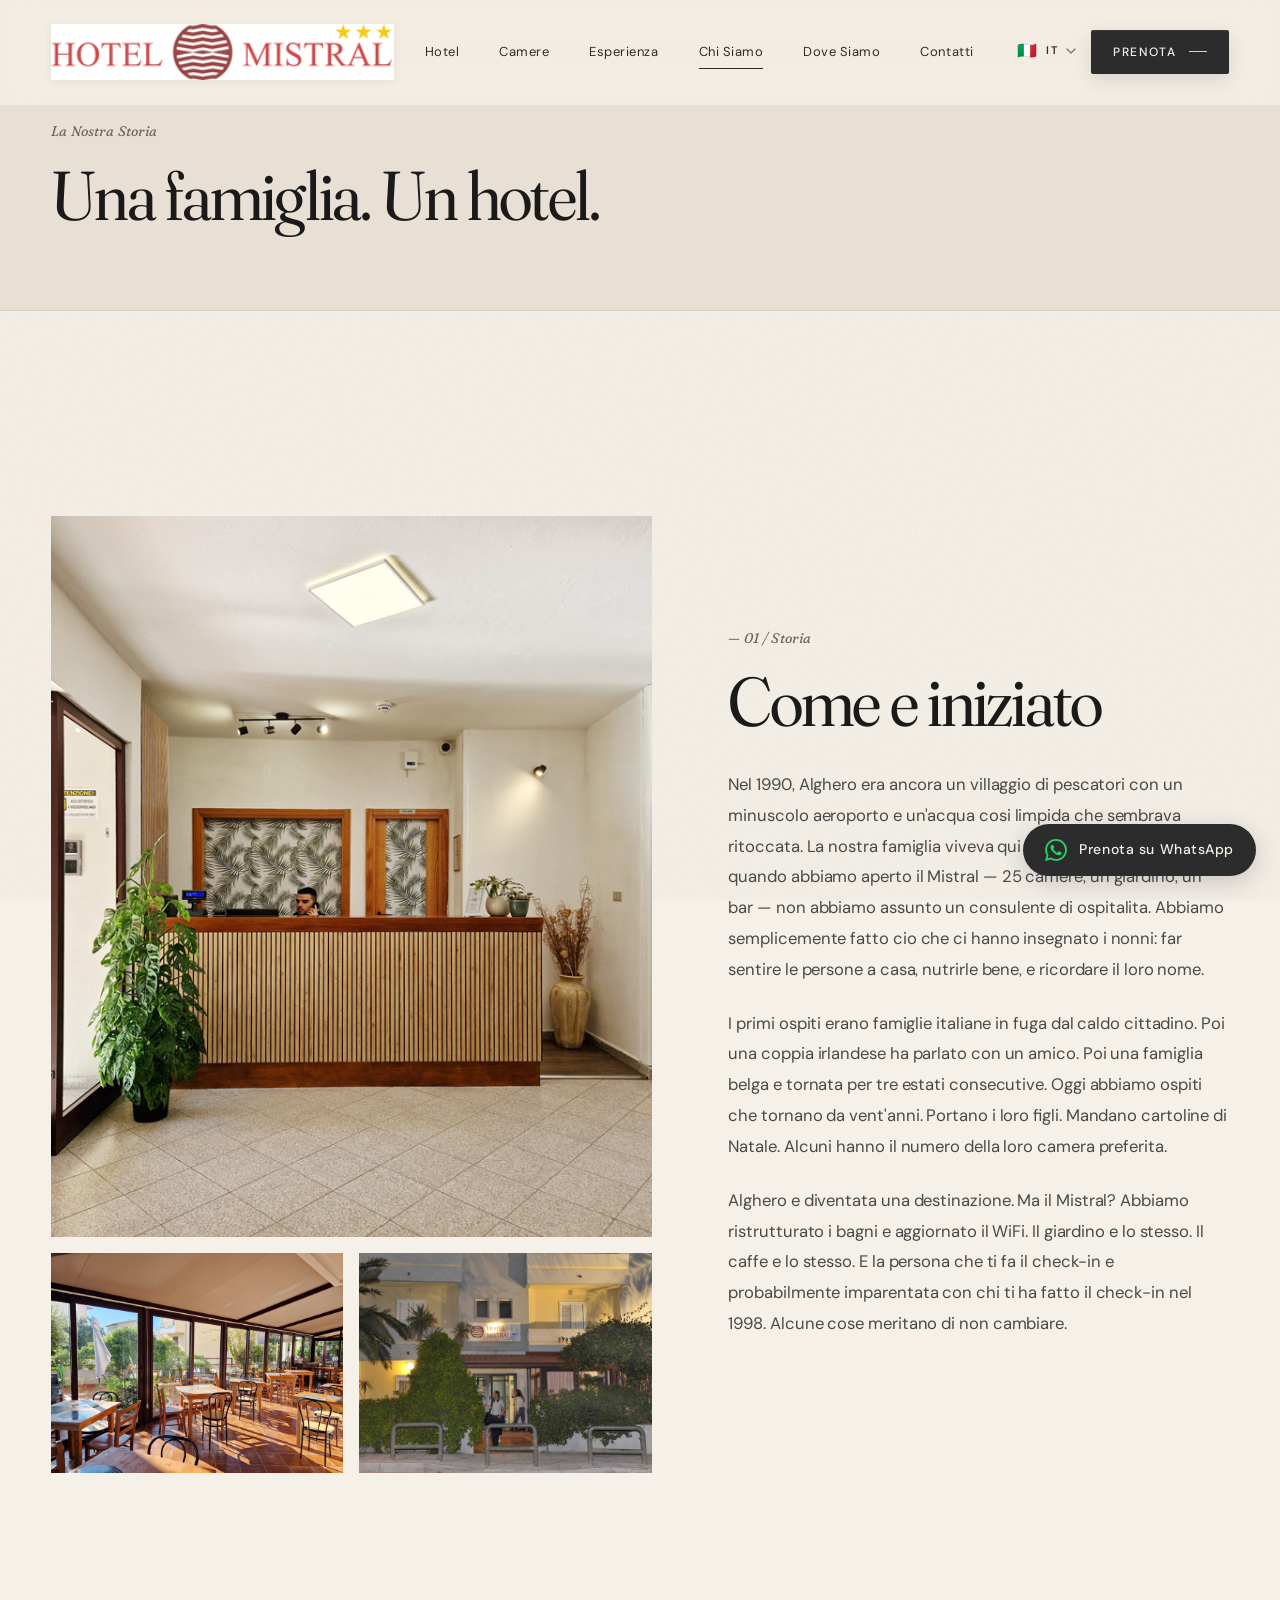
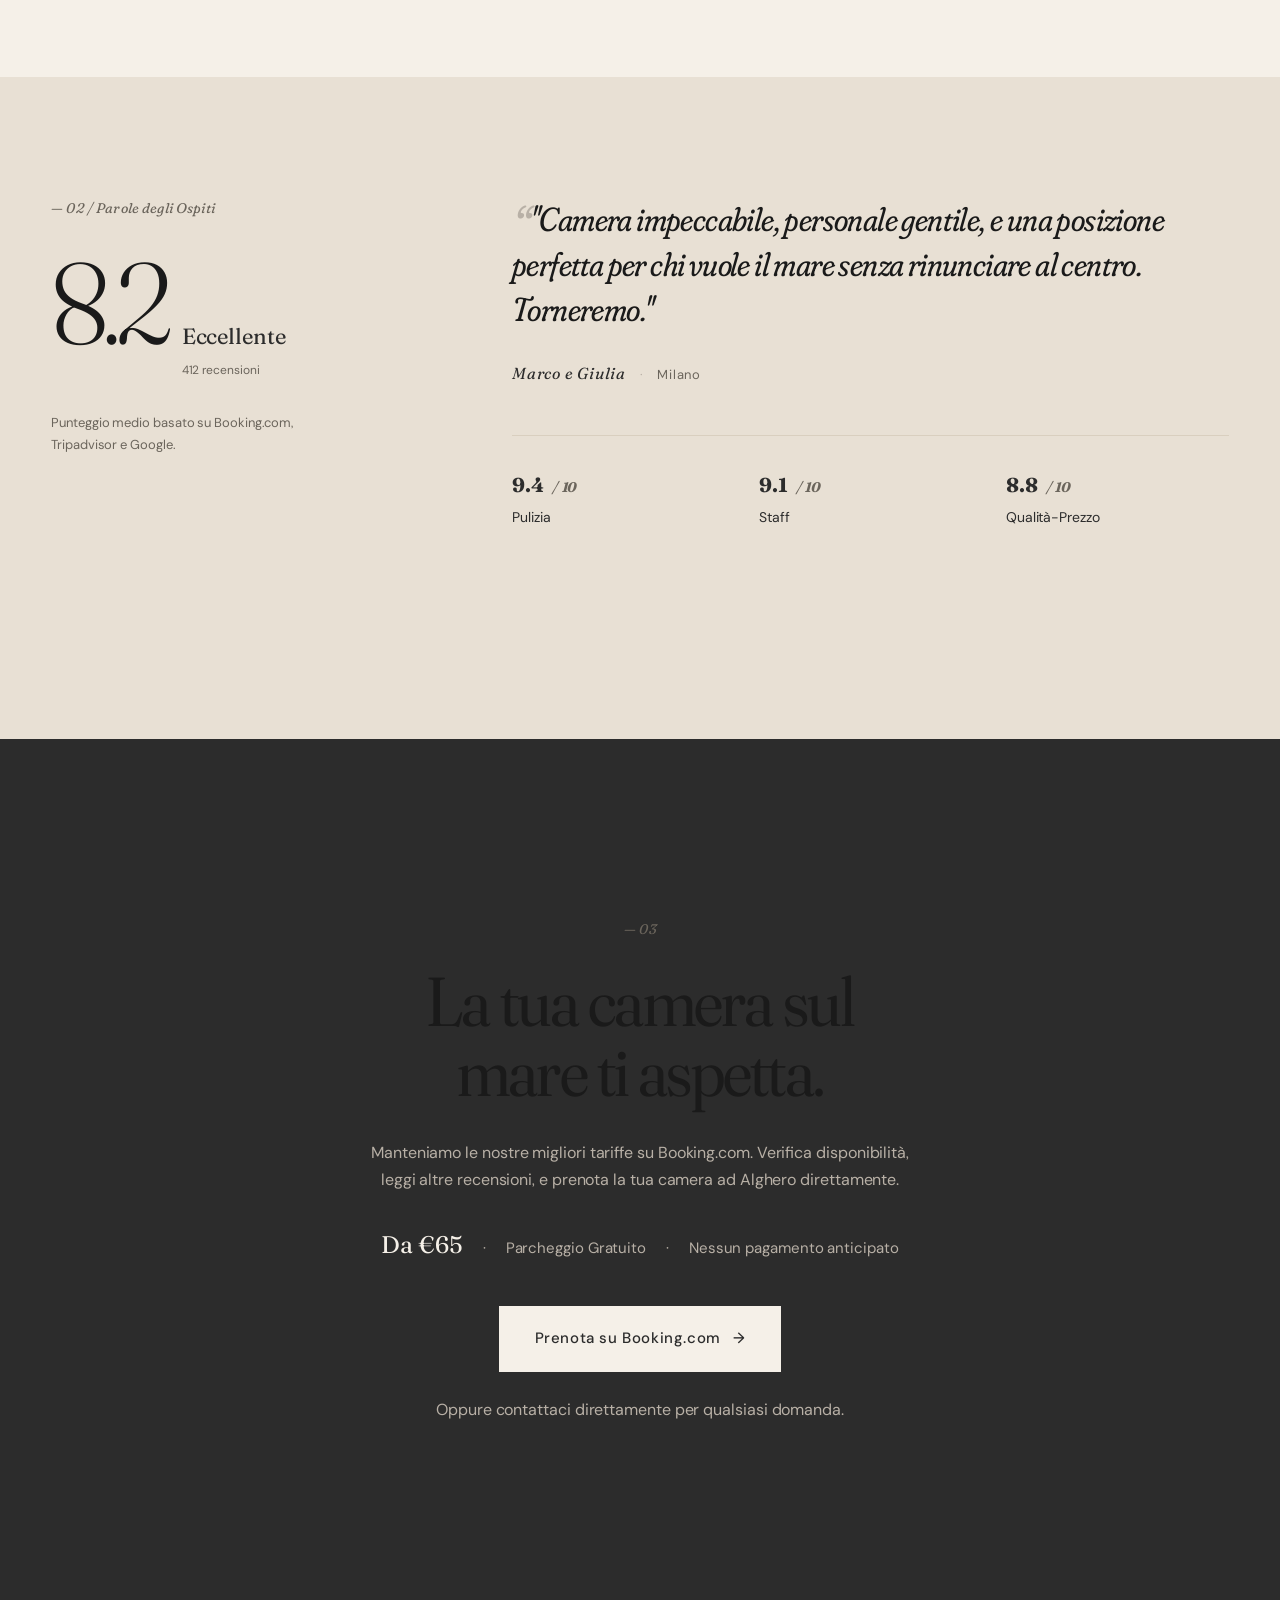
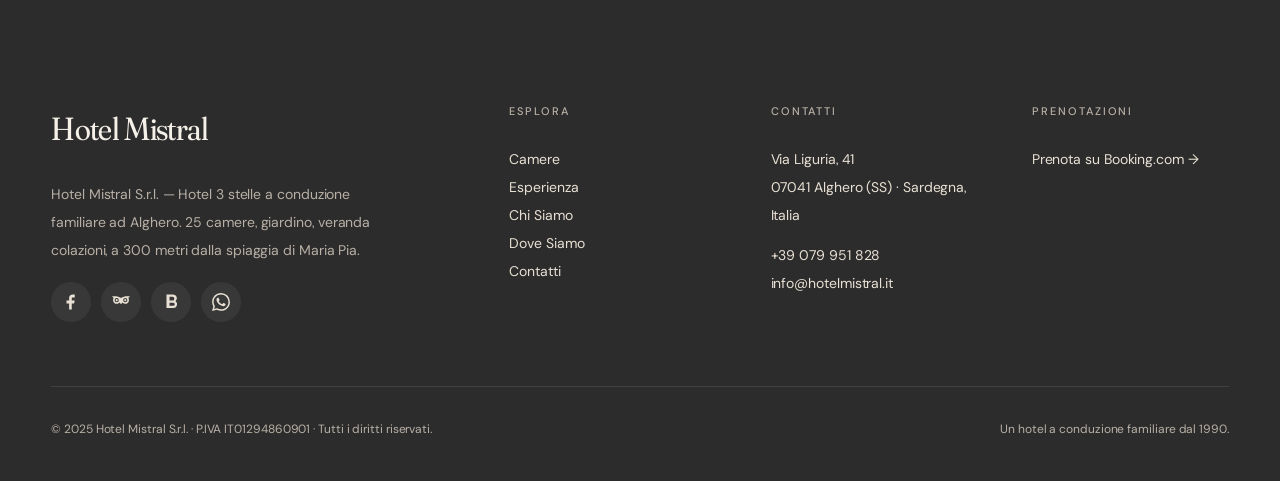
<file: about.html>
<!DOCTYPE html>
<html lang="it">
<head>
  <meta charset="utf-8"/>
  <meta name="viewport" content="width=device-width, initial-scale=1.0"/>
  <title data-i18n="meta.about_title">Our Story — Hotel Mistral Alghero</title>
  <meta name="description" data-i18n="meta.about_desc" content="Learn about the history of Hotel Mistral, a family-run hotel welcoming guests to Alghero, Sardinia since 1990."/>
  
  <link rel="icon" type="image/png" sizes="196x196" href="images/favicon-196x196.png"/>
  <link rel="apple-touch-icon" sizes="152x152" href="images/apple-touch-icon-152x152.png"/>
  <link rel="preconnect" href="https://fonts.googleapis.com">
  <link rel="preconnect" href="https://fonts.gstatic.com" crossorigin>
  <link href="https://fonts.googleapis.com/css2?family=Fraunces:ital,opsz,wght,SOFT@0,9..144,300..700,30..100;1,9..144,300..700,30..100&family=DM+Sans:ital,opsz,wght@0,9..40,300..700;1,9..40,300..700&display=swap" rel="stylesheet"/>
  <link href="css/styles.css?v=9" rel="stylesheet"/>
</head>
<body data-page="about">
  <div class="page">

  <!-- Nav -->
  <nav class="nav" id="main-nav">
    <a href="index.html" class="nav-brand" aria-label="Hotel Mistral Alghero">
      <img src="images/logo.png" alt="" class="nav-logo" width="40" height="40"/>
      <span class="nav-brand-text">
        <span class="nav-brand-name">Mistral</span>
        <small>Alghero</small>
      </span>
    </a>
    <div class="nav-links hidden-mobile">
      <a href="index.html" data-i18n="nav.home">Hotel</a>
      <a href="rooms.html" data-i18n="nav.rooms">Rooms</a>
      <a href="experience.html" data-i18n="nav.experience">Experience</a>
      <a href="about.html" class="active" data-i18n="nav.about">About</a>
      <a href="location.html" data-i18n="nav.location">Location</a>
      <a href="contact.html" data-i18n="nav.contact">Contact</a>
    </div>
    <div class="nav-actions">
      <div class="lang-dropdown hidden-mobile" data-lang-switcher>
        <button class="lang-trigger" type="button" aria-haspopup="listbox" aria-expanded="false" aria-label="Seleziona lingua">
          <span class="lang-current-flag">🇮🇹</span>
          <span class="lang-current-code">IT</span>
          <svg class="lang-chev" viewBox="0 0 10 6" fill="none" stroke="currentColor" stroke-width="1.5" stroke-linecap="round" aria-hidden="true"><path d="M1 1l4 4 4-4"/></svg>
        </button>
        <div class="lang-menu" role="listbox">
          <button class="lang-opt active" data-lang="it" onclick="setLanguage('it')" role="option" aria-selected="true"><span class="lang-flag">🇮🇹</span><span class="lang-opt-name">Italiano</span><span class="lang-opt-check">✓</span></button>
          <button class="lang-opt" data-lang="en" onclick="setLanguage('en')" role="option"><span class="lang-flag">🇬🇧</span><span class="lang-opt-name">English</span><span class="lang-opt-check">✓</span></button>
          <button class="lang-opt" data-lang="de" onclick="setLanguage('de')" role="option"><span class="lang-flag">🇩🇪</span><span class="lang-opt-name">Deutsch</span><span class="lang-opt-check">✓</span></button>
          <button class="lang-opt" data-lang="es" onclick="setLanguage('es')" role="option"><span class="lang-flag">🇪🇸</span><span class="lang-opt-name">Español</span><span class="lang-opt-check">✓</span></button>
        </div>
      </div>
      <a href="https://www.booking.com/Share-Ju31eYQ" target="_blank" class="nav-cta hidden-mobile" data-i18n="nav.book_now">Prenota</a>
      <button class="menu-btn mobile-only" aria-label="Menu">
        <svg viewBox="0 0 24 24" fill="none" stroke="currentColor" stroke-width="2" stroke-linecap="round" aria-hidden="true"><line x1="3" y1="6" x2="21" y2="6"/><line x1="3" y1="12" x2="21" y2="12"/><line x1="3" y1="18" x2="21" y2="18"/></svg>
      </button>
    </div>
  </nav>

  <!-- Mobile Menu -->
  <div class="mobile-menu">
    <button class="menu-close" aria-label="Close menu" style="position:absolute;top:24px;right:24px;background:none;border:none;cursor:pointer;color:var(--antracite);">
      <svg width="32" height="32" viewBox="0 0 24 24" fill="none" stroke="currentColor" stroke-width="2" stroke-linecap="round" aria-hidden="true"><line x1="18" y1="6" x2="6" y2="18"/><line x1="6" y1="6" x2="18" y2="18"/></svg>
    </button>
    <a href="index.html" data-i18n="nav.home">Hotel</a>
    <a href="rooms.html" data-i18n="nav.rooms">Rooms</a>
    <a href="experience.html" data-i18n="nav.experience">Experience</a>
    <a href="about.html" data-i18n="nav.about">About</a>
    <a href="location.html" data-i18n="nav.location">Location</a>
    <a href="contact.html" data-i18n="nav.contact">Contact</a>
    <div class="lang-switcher" style="margin-top:24px" aria-label="Seleziona lingua">
      <button class="lang-btn active" data-lang="it" onclick="setLanguage('it')" title="Italiano"><span class="lang-flag">🇮🇹</span><span class="lang-code">IT</span></button>
      <button class="lang-btn" data-lang="en" onclick="setLanguage('en')" title="English"><span class="lang-flag">🇬🇧</span><span class="lang-code">EN</span></button>
      <button class="lang-btn" data-lang="de" onclick="setLanguage('de')" title="Deutsch"><span class="lang-flag">🇩🇪</span><span class="lang-code">DE</span></button>
      <button class="lang-btn" data-lang="es" onclick="setLanguage('es')" title="Español"><span class="lang-flag">🇪🇸</span><span class="lang-code">ES</span></button>
    </div>
    <a class="btn btn-primary btn-arrow" href="https://www.booking.com/Share-Ju31eYQ" target="_blank" style="margin-top:24px" data-i18n="nav.book_now">Book Now</a>
  </div>

  <section class="page-header" style="padding-top:120px;padding-bottom:64px;background:var(--beige)">
    <div class="container reveal">
      <div class="section-num" data-i18n="about.page_label">Our Story</div>
      <h1 class="h-large serif" style="margin-top:16px;max-width:16ch" data-i18n="about.page_title" data-i18n-html="">
        One family. One hotel.<br/><span class="italic">Thousands of returns.</span>
      </h1>
    </div>
  </section>

  <!-- STORY -->
  <section class="section">
    <div class="container">
      <div class="exp-grid">
        <div class="exp-image reveal">
          <img src="images/hotel-reception.jpg" alt="La reception dell'Hotel Mistral" style="width:100%;height:100%;object-fit:cover" />
          <div style="margin-top:16px;display:grid;grid-template-columns:1fr 1fr;gap:16px">
            <img src="images/hotel-breakfast.jpg" alt="La veranda colazioni" style="width:100%;height:220px;object-fit:cover" />
            <img src="images/hotel-entrance.jpg" alt="L'ingresso e il patio anteriore" style="width:100%;height:220px;object-fit:cover" />
          </div>
        </div>
        <div class="exp-text reveal reveal-delay-1">
          <div class="section-num">— 01 / <span data-i18n="about.story_label">History</span></div>
          <h2 class="h-large serif" style="margin-top:16px;margin-bottom:32px" data-i18n="about.story_title">
            How it started.
          </h2>
          <p data-i18n="about.story_p1">
            In 1990, Alghero was still a fishing village with a tiny airport and water so clear it looked Photoshopped. Our family had lived here for generations. So when we opened Mistral — 25 rooms, a garden, a bar — we didn't hire a hospitality consultant. We just did what our grandparents taught us: make people feel at home, feed them well, and remember their name.
          </p>
          <p data-i18n="about.story_p2">
            The first guests were Italian families escaping city heat. Then an Irish couple told a friend. Then a Belgian family came back three summers in a row. Today we have guests who have been returning for twenty years. They bring their children. They send Christmas cards. Some have their favourite room number.
          </p>
          <p data-i18n="about.story_p3">
            Alghero has grown into a destination. But Mistral? We renovated the bathrooms and upgraded the WiFi. The garden is the same. The coffee is the same. And the person checking you in is probably related to the person who checked you in in 1998. Some things are worth not changing.
          </p>
        </div>
      </div>
    </div>
  </section>

  <!-- REVIEWS -->
  <section class="section reviews" style="background:var(--beige)">
    <div class="container">
      <div class="reviews-grid">
        <div class="reveal">
          <div class="section-num">— 02 / <span data-i18n="home.reviews_label">Reviews</span></div>
          <div class="score-block" style="margin-top:24px">
            <div class="score">8.2</div>
            <div class="score-side">
              <strong data-i18n="home.reviews_excellent">Excellent</strong>
              <small><span data-i18n="home.reviews_count">412 reviews</span></small>
            </div>
          </div>
          <p class="muted small" style="margin-top:24px;max-width:30ch" data-i18n="home.reviews_source">
            Average score based on Booking.com, Tripadvisor, and Google.
          </p>
        </div>

        <div class="reveal reveal-delay-1">
          <div>
            <div class="review-quote" data-i18n="home.rev1_quote">"Spotlessly clean room, kind staff, and a perfect location for those who want to be near the sea without giving up the center. We will be back."</div>
            <div style="display:flex;justify-content:space-between;align-items:center;gap:20px;flex-wrap:wrap">
              <div class="review-attr">
                <b style="color:var(--antracite);font-family:var(--serif);font-size:16px;font-weight:400;font-style:italic" data-i18n="home.rev1_author">Marco e Giulia</b>
                <span style="margin:0 10px;color:var(--grigio-chiaro)">·</span>
                Milano
              </div>
            </div>
          </div>

          <div class="highlights" style="margin-top:48px">
            <div class="highlight">
              <strong>9.4 <span style="font-size:14px;color:var(--grigio);font-style:italic;margin-left:4px">/ 10</span></strong>
              <span style="display:block;font-size:14px;color:var(--antracite);margin-bottom:4px" data-i18n="home.hl_cleanliness">Cleanliness</span>
            </div>
            <div class="highlight">
              <strong>9.1 <span style="font-size:14px;color:var(--grigio);font-style:italic;margin-left:4px">/ 10</span></strong>
              <span style="display:block;font-size:14px;color:var(--antracite);margin-bottom:4px" data-i18n="home.hl_staff">Staff</span>
            </div>
            <div class="highlight">
              <strong>8.8 <span style="font-size:14px;color:var(--grigio);font-style:italic;margin-left:4px">/ 10</span></strong>
              <span style="display:block;font-size:14px;color:var(--antracite);margin-bottom:4px" data-i18n="home.hl_value">Value for Money</span>
            </div>
          </div>
        </div>
      </div>
    </div>
  </section>

  <!-- CTA FINALE -->
  <section class="cta-final" style="background:var(--antracite);color:var(--bianco)">
    <div class="container" style="text-align:center">
      <div class="section-num" style="color:var(--grigio);border-color:var(--grigio)">— 03</div>
      <h2 class="h-large serif" style="margin-top:24px" data-i18n="home.cta_title">
        Ready to slow down?
      </h2>
      <p style="margin-top:16px;color:var(--grigio-chiaro);max-width:50ch;margin-left:auto;margin-right:auto" data-i18n="home.cta_desc">
        We keep our best rates on Booking.com. Check availability, read more reviews, and reserve your room in Alghero directly.
      </p>
      
      <div class="meta" style="color:var(--grigio-chiaro);border-color:var(--grigio);margin-top:32px">
        <b style="font-family:var(--serif);font-size:24px;color:var(--bianco);font-weight:400" data-i18n="common.from_price">From €65</b>
        <span style="margin:0 16px">·</span>
        <span data-i18n="common.free_parking">Free Parking</span>
        <span style="margin:0 16px">·</span>
        <span data-i18n="common.no_prepayment">No Prepayment</span>
      </div>

      <div style="margin-top:40px">
        <a href="https://www.booking.com/Share-Ju31eYQ" target="_blank" class="btn btn-primary btn-arrow" style="background:var(--bianco);color:var(--antracite);padding:20px 36px;font-size:15px;display:inline-flex" data-i18n="home.cta_book">
          Book on Booking.com
        </a>
      </div>
      <div style="margin-top:24px;color:var(--grigio-chiaro)">
        <span data-i18n="home.cta_or_contact" data-i18n-html="">Or <a href="contact.html" style="text-decoration:underline">contact us directly</a> for any questions.</span>
      </div>
    </div>
  </section>

  <!-- Footer -->
  <footer class="footer" id="contatti">
    <div class="container">
      <div class="footer-grid">
        <div>
          <div class="brand-mark" data-i18n="location.address_name">Hotel Mistral</div>
          <p style="max-width:32ch;color:var(--grigio-chiaro)" data-i18n="footer.desc">
            A family-run 3-star hotel in Alghero, Sardinia. 25 rooms, a garden, and a five-minute walk to Maria Pia Beach.
          </p>
          <div class="footer-socials" aria-label="Social">
            <a href="https://www.facebook.com/hotelmistralalghero/" target="_blank" rel="noopener" aria-label="Facebook">
              <svg viewBox="0 0 24 24" fill="currentColor" aria-hidden="true"><path d="M13 22v-8h3l1-4h-4V7.5C13 6.6 13.3 6 14.6 6H17V2.2C16.6 2.1 15.4 2 14.1 2 11.4 2 9.5 3.7 9.5 6.7V10H6v4h3.5v8H13Z"/></svg>
            </a>
            <a href="https://www.tripadvisor.it/Hotel_Review-g187880-d277462-Reviews-Hotel_Mistral-Alghero_Province_of_Sassari_Sardinia.html" target="_blank" rel="noopener" aria-label="TripAdvisor">
              <svg viewBox="0 0 24 24" fill="currentColor" aria-hidden="true"><path d="M12 6.6c-2.4-1.5-5.2-2.2-7.9-2.2H0l2.2 2.4a4.9 4.9 0 0 0-.8 2.7c0 2.7 2.2 4.9 4.9 4.9 1.5 0 2.9-.7 3.8-1.8L12 14.9l1.9-2.3a4.9 4.9 0 0 0 3.8 1.8c2.7 0 4.9-2.2 4.9-4.9 0-1-.3-1.9-.8-2.7L24 4.4h-4.1c-2.7 0-5.5.7-7.9 2.2Zm-5.7 5.7a2.8 2.8 0 1 1 0-5.6 2.8 2.8 0 0 1 0 5.6Zm11.4 0a2.8 2.8 0 1 1 0-5.6 2.8 2.8 0 0 1 0 5.6Zm-11.4-1.4a1.4 1.4 0 1 0 0-2.8 1.4 1.4 0 0 0 0 2.8Zm11.4 0a1.4 1.4 0 1 0 0-2.8 1.4 1.4 0 0 0 0 2.8Z"/></svg>
            </a>
            <a href="https://www.booking.com/Share-Ju31eYQ" target="_blank" rel="noopener" aria-label="Booking.com">
              <svg viewBox="0 0 24 24" fill="currentColor" aria-hidden="true"><path d="M6 2h9a5 5 0 0 1 3 8.9A5 5 0 0 1 15 20H6V2Zm4 3v5h4a2.5 2.5 0 0 0 0-5h-4Zm0 8v4h5a2 2 0 1 0 0-4h-5Z"/></svg>
            </a>
            <a href="https://wa.me/393472479796?text=Salve,%20vorrei%20verificare%20la%20disponibilit%C3%A0%20presso%20Hotel%20Mistral." target="_blank" rel="noopener" aria-label="WhatsApp">
              <svg viewBox="0 0 24 24" fill="currentColor" aria-hidden="true"><path d="M17.472 14.382c-.297-.149-1.758-.867-2.03-.967-.273-.099-.471-.148-.67.15-.197.297-.767.966-.94 1.164-.173.199-.347.223-.644.075-.297-.15-1.255-.463-2.39-1.475-.883-.788-1.48-1.761-1.653-2.059-.173-.297-.018-.458.13-.606.134-.133.298-.347.446-.52.149-.174.198-.298.298-.497.099-.198.05-.371-.025-.52-.075-.149-.669-1.612-.916-2.207-.242-.579-.487-.5-.669-.51-.173-.008-.371-.01-.57-.01-.198 0-.52.074-.792.372-.272.297-1.04 1.016-1.04 2.479 0 1.462 1.065 2.875 1.213 3.074.149.198 2.096 3.2 5.077 4.487.709.306 1.262.489 1.694.625.712.227 1.36.195 1.871.118.571-.085 1.758-.719 2.006-1.413.248-.694.248-1.289.173-1.413-.074-.124-.272-.198-.57-.347m-5.421 7.403h-.004a9.87 9.87 0 01-5.031-1.378l-.361-.214-3.741.982.998-3.648-.235-.374a9.86 9.86 0 01-1.51-5.26c.001-5.45 4.436-9.884 9.888-9.884 2.64 0 5.122 1.03 6.988 2.898a9.825 9.825 0 012.893 6.994c-.003 5.45-4.437 9.884-9.885 9.884m8.413-18.297A11.815 11.815 0 0012.05 0C5.495 0 .16 5.335.157 11.892c0 2.096.547 4.142 1.588 5.945L.057 24l6.305-1.654a11.882 11.882 0 005.683 1.448h.005c6.554 0 11.890-5.335 11.893-11.893a11.821 11.821 0 00-3.48-8.413Z"/></svg>
            </a>
          </div>
        </div>
        <div>
          <h4 data-i18n="footer.explore">Explore</h4>
          <ul>
            <li><a href="rooms.html" data-i18n="nav.rooms">Rooms</a></li>
            <li><a href="experience.html" data-i18n="nav.experience">Experience</a></li>
            <li><a href="about.html" data-i18n="nav.about">About</a></li>
            <li><a href="location.html" data-i18n="nav.location">Location</a></li>
            <li><a href="contact.html" data-i18n="nav.contact">Contact</a></li>
          </ul>
        </div>
        <div>
          <h4 data-i18n="footer.contact">Contact</h4>
          <ul>
            <li data-i18n="location.address_street">Via Liguria 41</li>
            <li data-i18n="location.address_city">07041 Alghero (SS)</li>
            <li style="margin-top:12px" data-i18n="location.phone">+39 079 792 028</li>
            <li data-i18n="location.email">info@hotelmistral.it</li>
          </ul>
        </div>
        <div>
          <h4 data-i18n="footer.booking">Booking</h4>
          <ul>
            <li><a href="https://www.booking.com/Share-Ju31eYQ" target="_blank" data-i18n="footer.book">Book on Booking.com →</a></li>
          </ul>
        </div>
      </div>
      <div class="footer-bottom">
        <span data-i18n="footer.copyright">© 2025 Hotel Mistral. Tutti i diritti riservati.</span>
        <span data-i18n="footer.tagline">A family-run hotel since 1990.</span>
      </div>
    </div>
  </footer>
</div>


  <!-- WhatsApp Floating CTA -->
  <a href="https://wa.me/393472479796?text=Hello,%20I%20would%20like%20to%20check%20availability%20at%20Hotel%20Mistral." target="_blank" class="whatsapp-float" aria-label="Book on WhatsApp" data-i18n-aria-label="common.book_whatsapp">
    <svg width="26" height="26" viewBox="0 0 24 24" fill="currentColor" aria-hidden="true"><path d="M17.472 14.382c-.297-.149-1.758-.867-2.03-.967-.273-.099-.471-.148-.67.15-.197.297-.767.966-.94 1.164-.173.199-.347.223-.644.075-.297-.15-1.255-.463-2.39-1.475-.883-.788-1.48-1.761-1.653-2.059-.173-.297-.018-.458.13-.606.134-.133.298-.347.446-.52.149-.174.198-.298.298-.497.099-.198.05-.371-.025-.52-.075-.149-.669-1.612-.916-2.207-.242-.579-.487-.5-.669-.51-.173-.008-.371-.01-.57-.01-.198 0-.52.074-.792.372-.272.297-1.04 1.016-1.04 2.479 0 1.462 1.065 2.875 1.213 3.074.149.198 2.096 3.2 5.077 4.487.709.306 1.262.489 1.694.625.712.227 1.36.195 1.871.118.571-.085 1.758-.719 2.006-1.413.248-.694.248-1.289.173-1.413-.074-.124-.272-.198-.57-.347m-5.421 7.403h-.004a9.87 9.87 0 01-5.031-1.378l-.361-.214-3.741.982.998-3.648-.235-.374a9.86 9.86 0 01-1.51-5.26c.001-5.45 4.436-9.884 9.888-9.884 2.64 0 5.122 1.03 6.988 2.898a9.825 9.825 0 012.893 6.994c-.003 5.45-4.437 9.884-9.885 9.884m8.413-18.297A11.815 11.815 0 0012.05 0C5.495 0 .16 5.335.157 11.892c0 2.096.547 4.142 1.588 5.945L.057 24l6.305-1.654a11.882 11.882 0 005.683 1.448h.005c6.554 0 11.890-5.335 11.893-11.893a11.821 11.821 0 00-3.48-8.413Z"/></svg>
    <span class="whatsapp-float-text" data-i18n="common.book_whatsapp">Book on WhatsApp</span>
    <span class="whatsapp-float-num">+39 347 247 9796</span>
  </a>

  <script src="js/translations.js?v=9"></script>
  <script src="js/i18n.js?v=9"></script>
  <script src="js/main.js?v=9"></script>
</body>
</html>
</file>
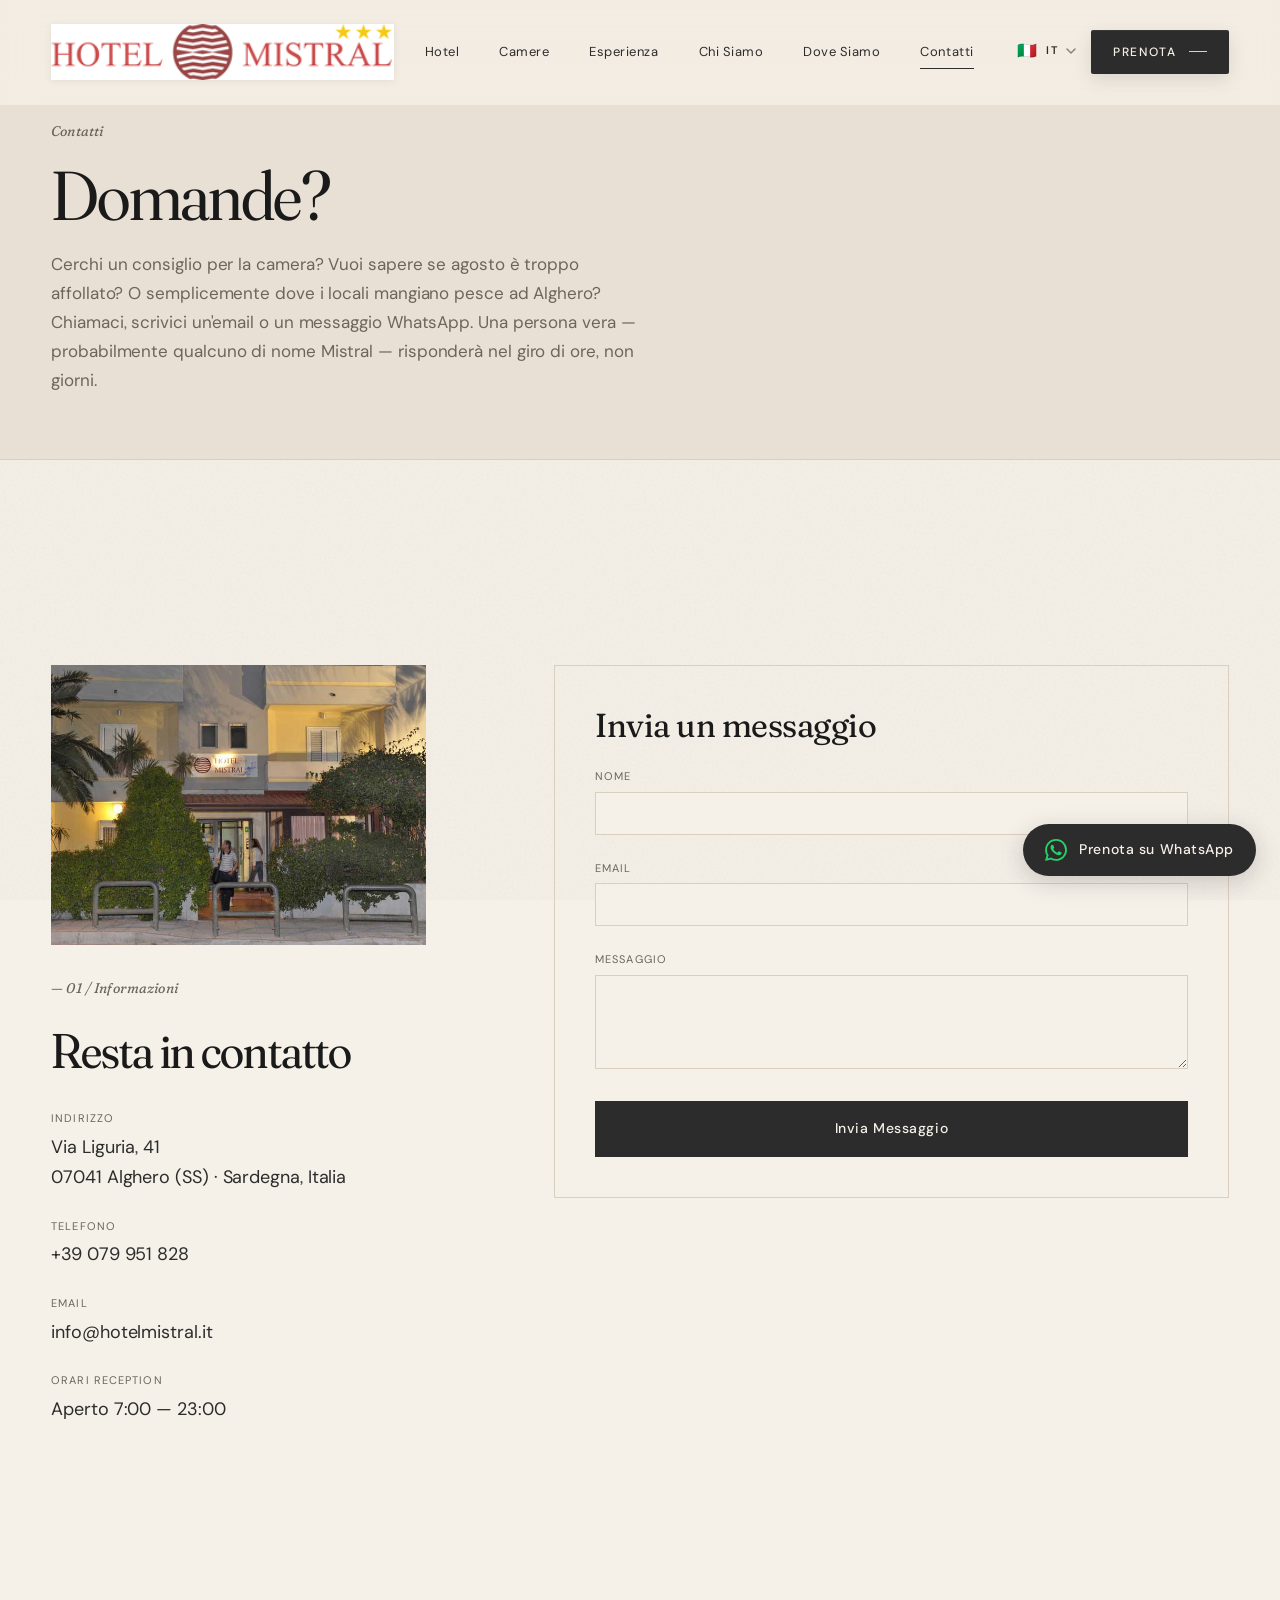
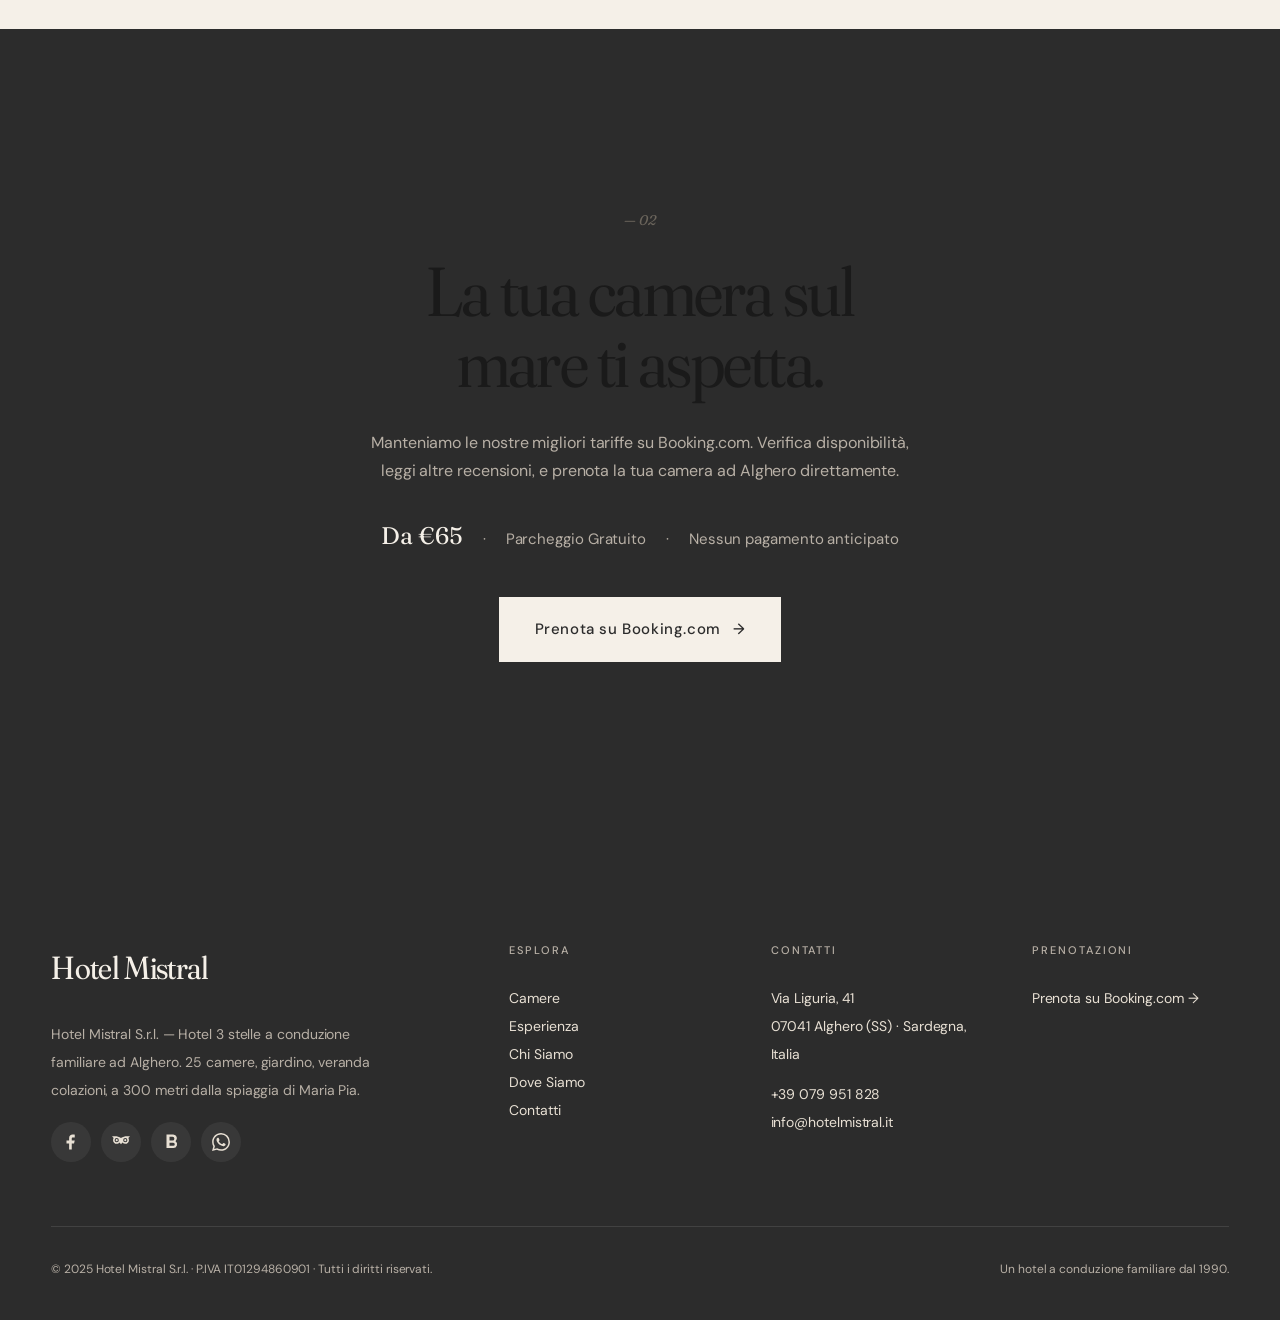
<file: contact.html>
<!DOCTYPE html>
<html lang="it">
<head>
  <meta charset="utf-8"/>
  <meta name="viewport" content="width=device-width, initial-scale=1.0"/>
  <title data-i18n="meta.contact_title">Contact — Hotel Mistral Alghero</title>
  <meta name="description" data-i18n="meta.contact_desc" content="Get in touch with Hotel Mistral in Alghero. We are here to answer your questions and help you plan your stay in Sardinia."/>
  
  <link rel="icon" type="image/png" sizes="196x196" href="images/favicon-196x196.png"/>
  <link rel="apple-touch-icon" sizes="152x152" href="images/apple-touch-icon-152x152.png"/>
  <link rel="preconnect" href="https://fonts.googleapis.com">
  <link rel="preconnect" href="https://fonts.gstatic.com" crossorigin>
  <link href="https://fonts.googleapis.com/css2?family=Fraunces:ital,opsz,wght,SOFT@0,9..144,300..700,30..100;1,9..144,300..700,30..100&family=DM+Sans:ital,opsz,wght@0,9..40,300..700;1,9..40,300..700&display=swap" rel="stylesheet"/>
  <link href="css/styles.css?v=9" rel="stylesheet"/>
</head>
<body data-page="contact">
  <div class="page">

  <!-- Nav -->
  <nav class="nav" id="main-nav">
    <a href="index.html" class="nav-brand" aria-label="Hotel Mistral Alghero">
      <img src="images/logo.png" alt="" class="nav-logo" width="40" height="40"/>
      <span class="nav-brand-text">
        <span class="nav-brand-name">Mistral</span>
        <small>Alghero</small>
      </span>
    </a>
    <div class="nav-links hidden-mobile">
      <a href="index.html" data-i18n="nav.home">Hotel</a>
      <a href="rooms.html" data-i18n="nav.rooms">Rooms</a>
      <a href="experience.html" data-i18n="nav.experience">Experience</a>
      <a href="about.html" data-i18n="nav.about">About</a>
      <a href="location.html" data-i18n="nav.location">Location</a>
      <a href="contact.html" class="active" data-i18n="nav.contact">Contact</a>
    </div>
    <div class="nav-actions">
      <div class="lang-dropdown hidden-mobile" data-lang-switcher>
        <button class="lang-trigger" type="button" aria-haspopup="listbox" aria-expanded="false" aria-label="Seleziona lingua">
          <span class="lang-current-flag">🇮🇹</span>
          <span class="lang-current-code">IT</span>
          <svg class="lang-chev" viewBox="0 0 10 6" fill="none" stroke="currentColor" stroke-width="1.5" stroke-linecap="round" aria-hidden="true"><path d="M1 1l4 4 4-4"/></svg>
        </button>
        <div class="lang-menu" role="listbox">
          <button class="lang-opt active" data-lang="it" onclick="setLanguage('it')" role="option" aria-selected="true"><span class="lang-flag">🇮🇹</span><span class="lang-opt-name">Italiano</span><span class="lang-opt-check">✓</span></button>
          <button class="lang-opt" data-lang="en" onclick="setLanguage('en')" role="option"><span class="lang-flag">🇬🇧</span><span class="lang-opt-name">English</span><span class="lang-opt-check">✓</span></button>
          <button class="lang-opt" data-lang="de" onclick="setLanguage('de')" role="option"><span class="lang-flag">🇩🇪</span><span class="lang-opt-name">Deutsch</span><span class="lang-opt-check">✓</span></button>
          <button class="lang-opt" data-lang="es" onclick="setLanguage('es')" role="option"><span class="lang-flag">🇪🇸</span><span class="lang-opt-name">Español</span><span class="lang-opt-check">✓</span></button>
        </div>
      </div>
      <a href="https://www.booking.com/Share-Ju31eYQ" target="_blank" class="nav-cta hidden-mobile" data-i18n="nav.book_now">Prenota</a>
      <button class="menu-btn mobile-only" aria-label="Menu">
        <svg viewBox="0 0 24 24" fill="none" stroke="currentColor" stroke-width="2" stroke-linecap="round" aria-hidden="true"><line x1="3" y1="6" x2="21" y2="6"/><line x1="3" y1="12" x2="21" y2="12"/><line x1="3" y1="18" x2="21" y2="18"/></svg>
      </button>
    </div>
  </nav>

  <!-- Mobile Menu -->
  <div class="mobile-menu">
    <button class="menu-close" aria-label="Close menu" style="position:absolute;top:24px;right:24px;background:none;border:none;cursor:pointer;color:var(--antracite);">
      <svg width="32" height="32" viewBox="0 0 24 24" fill="none" stroke="currentColor" stroke-width="2" stroke-linecap="round" aria-hidden="true"><line x1="18" y1="6" x2="6" y2="18"/><line x1="6" y1="6" x2="18" y2="18"/></svg>
    </button>
    <a href="index.html" data-i18n="nav.home">Hotel</a>
    <a href="rooms.html" data-i18n="nav.rooms">Rooms</a>
    <a href="experience.html" data-i18n="nav.experience">Experience</a>
    <a href="about.html" data-i18n="nav.about">About</a>
    <a href="location.html" data-i18n="nav.location">Location</a>
    <a href="contact.html" data-i18n="nav.contact">Contact</a>
    <div class="lang-switcher" style="margin-top:24px" aria-label="Seleziona lingua">
      <button class="lang-btn active" data-lang="it" onclick="setLanguage('it')" title="Italiano"><span class="lang-flag">🇮🇹</span><span class="lang-code">IT</span></button>
      <button class="lang-btn" data-lang="en" onclick="setLanguage('en')" title="English"><span class="lang-flag">🇬🇧</span><span class="lang-code">EN</span></button>
      <button class="lang-btn" data-lang="de" onclick="setLanguage('de')" title="Deutsch"><span class="lang-flag">🇩🇪</span><span class="lang-code">DE</span></button>
      <button class="lang-btn" data-lang="es" onclick="setLanguage('es')" title="Español"><span class="lang-flag">🇪🇸</span><span class="lang-code">ES</span></button>
    </div>
    <a class="btn btn-primary btn-arrow" href="https://www.booking.com/Share-Ju31eYQ" target="_blank" style="margin-top:24px" data-i18n="nav.book_now">Book Now</a>
  </div>

  <section class="page-header" style="padding-top:120px;padding-bottom:64px;background:var(--beige)">
    <div class="container reveal">
      <div class="section-num" data-i18n="contact.page_label">Contact</div>
      <h1 class="h-large serif" style="margin-top:16px;max-width:16ch" data-i18n="contact.page_title" data-i18n-html="">
        Questions? <span class="italic">We are listening.</span>
      </h1>
      <p style="margin-top:20px;max-width:50ch;color:var(--grigio)" data-i18n="contact.page_desc">
        Need a room recommendation? Wondering if August is too crowded? Or just want to know where locals eat seafood in Alghero? Call us, email us, or send a WhatsApp. A real human — probably someone named Mistral — will reply within hours, not days.
      </p>
    </div>
  </section>

  <!-- CONTATTI -->
  <section class="section" id="contatti-dettagli">
    <div class="container">
      <div class="intro-grid reveal">
        
        <div>
          <div style="margin-bottom:32px">
            <img src="images/hotel-entrance.jpg" alt="L'ingresso dell'Hotel Mistral" style="width:100%;height:280px;object-fit:cover" />
          </div>
          <div class="section-num">— 01 / <span data-i18n="contact.info_label">Information</span></div>
          <h2 class="h-medium serif" style="margin-top:24px;margin-bottom:32px" data-i18n="contact.info_title">
            Get in touch
          </h2>
          
          <ul style="list-style:none;padding:0;display:flex;flex-direction:column;gap:24px">
            <li>
              <div class="tiny muted" style="margin-bottom:4px" data-i18n="contact.address">Address</div>
              <div style="font-size:18px;color:var(--antracite)" data-i18n="location.address_street">Via Liguria 41</div>
              <div style="font-size:18px;color:var(--antracite)" data-i18n="location.address_city">07041 Alghero (SS), Italy</div>
            </li>
            <li>
              <div class="tiny muted" style="margin-bottom:4px" data-i18n="contact.phone">Phone</div>
              <div style="font-size:18px;color:var(--antracite)" data-i18n="location.phone">+39 079 792 028</div>
            </li>
            <li>
              <div class="tiny muted" style="margin-bottom:4px" data-i18n="contact.email">Email</div>
              <div style="font-size:18px;color:var(--antracite)" data-i18n="location.email">info@hotelmistral.it</div>
            </li>
            <li>
              <div class="tiny muted" style="margin-bottom:4px" data-i18n="contact.reception">Reception Hours</div>
              <div style="font-size:18px;color:var(--antracite)" data-i18n="contact.hours">Open 7:00 AM — 11:00 PM</div>
            </li>
          </ul>
        </div>

        <div class="intro-body">
          <div style="background:var(--surface-container-low);padding:40px;border:1px solid var(--beige-scuro)">
            <h3 class="h-small serif" style="margin-bottom:24px" data-i18n="contact.form_title">Send us a message</h3>
            <form id="contact-form" style="display:flex;flex-direction:column;gap:24px">
              <div>
                <label style="font-size:11px;color:var(--grigio);display:block;margin-bottom:6px;letter-spacing:0.1em;text-transform:uppercase" data-i18n="contact.form_name">Name</label>
                <input id="cf-name" type="text" required style="width:100%;padding:12px;border:1px solid var(--beige-scuro);background:var(--bianco);font-family:var(--sans);outline:none" />
              </div>
              <div>
                <label style="font-size:11px;color:var(--grigio);display:block;margin-bottom:6px;letter-spacing:0.1em;text-transform:uppercase" data-i18n="contact.form_email">Email</label>
                <input id="cf-email" type="email" required style="width:100%;padding:12px;border:1px solid var(--beige-scuro);background:var(--bianco);font-family:var(--sans);outline:none" />
              </div>
              <div>
                <label style="font-size:11px;color:var(--grigio);display:block;margin-bottom:6px;letter-spacing:0.1em;text-transform:uppercase" data-i18n="contact.form_message">Message</label>
                <textarea id="cf-msg" rows="4" required style="width:100%;padding:12px;border:1px solid var(--beige-scuro);background:var(--bianco);font-family:var(--sans);outline:none;resize:vertical"></textarea>
              </div>
              <div id="cf-success" style="display:none;padding:12px 16px;background:#f0faf4;border:1px solid #b2dfc4;color:#2d7a4f;font-size:14px" data-i18n="contact.form_success">Your message has been sent. We'll reply within 24 hours.</div>
              <button type="submit" class="btn btn-primary" style="padding:16px;justify-content:center" data-i18n="contact.form_submit">Send Message</button>
            </form>
            <script>
              document.getElementById('contact-form').addEventListener('submit', function(e) {
                e.preventDefault();
                var name = encodeURIComponent(document.getElementById('cf-name').value);
                var email = encodeURIComponent(document.getElementById('cf-email').value);
                var msg = encodeURIComponent(document.getElementById('cf-msg').value);
                var subject = encodeURIComponent('Website contact from ' + document.getElementById('cf-name').value);
                window.location.href = 'mailto:info@hotelmistral.it?subject=' + subject + '&body=' + msg + '%0A%0AFrom%3A%20' + name + '%20(' + email + ')';
                document.getElementById('cf-success').style.display = 'block';
                this.reset();
              });
            </script>
          </div>
        </div>

      </div>
    </div>
  </section>

  <!-- CTA FINALE -->
  <section class="cta-final" style="background:var(--antracite);color:var(--bianco)">
    <div class="container" style="text-align:center">
      <div class="section-num" style="color:var(--grigio);border-color:var(--grigio)">— 02</div>
      <h2 class="h-large serif" style="margin-top:24px" data-i18n="home.cta_title">
        Ready to slow down?
      </h2>
      <p style="margin-top:16px;color:var(--grigio-chiaro);max-width:50ch;margin-left:auto;margin-right:auto" data-i18n="home.cta_desc">
        We keep our best rates on Booking.com. Check availability, read more reviews, and reserve your room in Alghero directly.
      </p>
      
      <div class="meta" style="color:var(--grigio-chiaro);border-color:var(--grigio);margin-top:32px">
        <b style="font-family:var(--serif);font-size:24px;color:var(--bianco);font-weight:400" data-i18n="common.from_price">From €65</b>
        <span style="margin:0 16px">·</span>
        <span data-i18n="common.free_parking">Free Parking</span>
        <span style="margin:0 16px">·</span>
        <span data-i18n="common.no_prepayment">No Prepayment</span>
      </div>

      <div style="margin-top:40px">
        <a href="https://www.booking.com/Share-Ju31eYQ" target="_blank" class="btn btn-primary btn-arrow" style="background:var(--bianco);color:var(--antracite);padding:20px 36px;font-size:15px;display:inline-flex" data-i18n="home.cta_book">
          Book on Booking.com
        </a>
      </div>
    </div>
  </section>

  <!-- Footer -->
  <footer class="footer" id="contatti">
    <div class="container">
      <div class="footer-grid">
        <div>
          <div class="brand-mark" data-i18n="location.address_name">Hotel Mistral</div>
          <p style="max-width:32ch;color:var(--grigio-chiaro)" data-i18n="footer.desc">
            A family-run 3-star hotel in Alghero, Sardinia. 25 rooms, a garden, and a five-minute walk to Maria Pia Beach.
          </p>
          <div class="footer-socials" aria-label="Social">
            <a href="https://www.facebook.com/hotelmistralalghero/" target="_blank" rel="noopener" aria-label="Facebook">
              <svg viewBox="0 0 24 24" fill="currentColor" aria-hidden="true"><path d="M13 22v-8h3l1-4h-4V7.5C13 6.6 13.3 6 14.6 6H17V2.2C16.6 2.1 15.4 2 14.1 2 11.4 2 9.5 3.7 9.5 6.7V10H6v4h3.5v8H13Z"/></svg>
            </a>
            <a href="https://www.tripadvisor.it/Hotel_Review-g187880-d277462-Reviews-Hotel_Mistral-Alghero_Province_of_Sassari_Sardinia.html" target="_blank" rel="noopener" aria-label="TripAdvisor">
              <svg viewBox="0 0 24 24" fill="currentColor" aria-hidden="true"><path d="M12 6.6c-2.4-1.5-5.2-2.2-7.9-2.2H0l2.2 2.4a4.9 4.9 0 0 0-.8 2.7c0 2.7 2.2 4.9 4.9 4.9 1.5 0 2.9-.7 3.8-1.8L12 14.9l1.9-2.3a4.9 4.9 0 0 0 3.8 1.8c2.7 0 4.9-2.2 4.9-4.9 0-1-.3-1.9-.8-2.7L24 4.4h-4.1c-2.7 0-5.5.7-7.9 2.2Zm-5.7 5.7a2.8 2.8 0 1 1 0-5.6 2.8 2.8 0 0 1 0 5.6Zm11.4 0a2.8 2.8 0 1 1 0-5.6 2.8 2.8 0 0 1 0 5.6Zm-11.4-1.4a1.4 1.4 0 1 0 0-2.8 1.4 1.4 0 0 0 0 2.8Zm11.4 0a1.4 1.4 0 1 0 0-2.8 1.4 1.4 0 0 0 0 2.8Z"/></svg>
            </a>
            <a href="https://www.booking.com/Share-Ju31eYQ" target="_blank" rel="noopener" aria-label="Booking.com">
              <svg viewBox="0 0 24 24" fill="currentColor" aria-hidden="true"><path d="M6 2h9a5 5 0 0 1 3 8.9A5 5 0 0 1 15 20H6V2Zm4 3v5h4a2.5 2.5 0 0 0 0-5h-4Zm0 8v4h5a2 2 0 1 0 0-4h-5Z"/></svg>
            </a>
            <a href="https://wa.me/393472479796?text=Salve,%20vorrei%20verificare%20la%20disponibilit%C3%A0%20presso%20Hotel%20Mistral." target="_blank" rel="noopener" aria-label="WhatsApp">
              <svg viewBox="0 0 24 24" fill="currentColor" aria-hidden="true"><path d="M17.472 14.382c-.297-.149-1.758-.867-2.03-.967-.273-.099-.471-.148-.67.15-.197.297-.767.966-.94 1.164-.173.199-.347.223-.644.075-.297-.15-1.255-.463-2.39-1.475-.883-.788-1.48-1.761-1.653-2.059-.173-.297-.018-.458.13-.606.134-.133.298-.347.446-.52.149-.174.198-.298.298-.497.099-.198.05-.371-.025-.52-.075-.149-.669-1.612-.916-2.207-.242-.579-.487-.5-.669-.51-.173-.008-.371-.01-.57-.01-.198 0-.52.074-.792.372-.272.297-1.04 1.016-1.04 2.479 0 1.462 1.065 2.875 1.213 3.074.149.198 2.096 3.2 5.077 4.487.709.306 1.262.489 1.694.625.712.227 1.36.195 1.871.118.571-.085 1.758-.719 2.006-1.413.248-.694.248-1.289.173-1.413-.074-.124-.272-.198-.57-.347m-5.421 7.403h-.004a9.87 9.87 0 01-5.031-1.378l-.361-.214-3.741.982.998-3.648-.235-.374a9.86 9.86 0 01-1.51-5.26c.001-5.45 4.436-9.884 9.888-9.884 2.64 0 5.122 1.03 6.988 2.898a9.825 9.825 0 012.893 6.994c-.003 5.45-4.437 9.884-9.885 9.884m8.413-18.297A11.815 11.815 0 0012.05 0C5.495 0 .16 5.335.157 11.892c0 2.096.547 4.142 1.588 5.945L.057 24l6.305-1.654a11.882 11.882 0 005.683 1.448h.005c6.554 0 11.890-5.335 11.893-11.893a11.821 11.821 0 00-3.48-8.413Z"/></svg>
            </a>
          </div>
        </div>
        <div>
          <h4 data-i18n="footer.explore">Explore</h4>
          <ul>
            <li><a href="rooms.html" data-i18n="nav.rooms">Rooms</a></li>
            <li><a href="experience.html" data-i18n="nav.experience">Experience</a></li>
            <li><a href="about.html" data-i18n="nav.about">About</a></li>
            <li><a href="location.html" data-i18n="nav.location">Location</a></li>
            <li><a href="contact.html" data-i18n="nav.contact">Contact</a></li>
          </ul>
        </div>
        <div>
          <h4 data-i18n="footer.contact">Contact</h4>
          <ul>
            <li data-i18n="location.address_street">Via Liguria 41</li>
            <li data-i18n="location.address_city">07041 Alghero (SS)</li>
            <li style="margin-top:12px" data-i18n="location.phone">+39 079 792 028</li>
            <li data-i18n="location.email">info@hotelmistral.it</li>
          </ul>
        </div>
        <div>
          <h4 data-i18n="footer.booking">Booking</h4>
          <ul>
            <li><a href="https://www.booking.com/Share-Ju31eYQ" target="_blank" data-i18n="footer.book">Book on Booking.com →</a></li>
          </ul>
        </div>
      </div>
      <div class="footer-bottom">
        <span data-i18n="footer.copyright">© 2025 Hotel Mistral. Tutti i diritti riservati.</span>
        <span data-i18n="footer.tagline">A family-run hotel since 1990.</span>
      </div>
    </div>
  </footer>
</div>


  <!-- WhatsApp Floating CTA -->
  <a href="https://wa.me/393472479796?text=Hello,%20I%20would%20like%20to%20check%20availability%20at%20Hotel%20Mistral." target="_blank" class="whatsapp-float" aria-label="Book on WhatsApp" data-i18n-aria-label="common.book_whatsapp">
    <svg width="26" height="26" viewBox="0 0 24 24" fill="currentColor" aria-hidden="true"><path d="M17.472 14.382c-.297-.149-1.758-.867-2.03-.967-.273-.099-.471-.148-.67.15-.197.297-.767.966-.94 1.164-.173.199-.347.223-.644.075-.297-.15-1.255-.463-2.39-1.475-.883-.788-1.48-1.761-1.653-2.059-.173-.297-.018-.458.13-.606.134-.133.298-.347.446-.52.149-.174.198-.298.298-.497.099-.198.05-.371-.025-.52-.075-.149-.669-1.612-.916-2.207-.242-.579-.487-.5-.669-.51-.173-.008-.371-.01-.57-.01-.198 0-.52.074-.792.372-.272.297-1.04 1.016-1.04 2.479 0 1.462 1.065 2.875 1.213 3.074.149.198 2.096 3.2 5.077 4.487.709.306 1.262.489 1.694.625.712.227 1.36.195 1.871.118.571-.085 1.758-.719 2.006-1.413.248-.694.248-1.289.173-1.413-.074-.124-.272-.198-.57-.347m-5.421 7.403h-.004a9.87 9.87 0 01-5.031-1.378l-.361-.214-3.741.982.998-3.648-.235-.374a9.86 9.86 0 01-1.51-5.26c.001-5.45 4.436-9.884 9.888-9.884 2.64 0 5.122 1.03 6.988 2.898a9.825 9.825 0 012.893 6.994c-.003 5.45-4.437 9.884-9.885 9.884m8.413-18.297A11.815 11.815 0 0012.05 0C5.495 0 .16 5.335.157 11.892c0 2.096.547 4.142 1.588 5.945L.057 24l6.305-1.654a11.882 11.882 0 005.683 1.448h.005c6.554 0 11.890-5.335 11.893-11.893a11.821 11.821 0 00-3.48-8.413Z"/></svg>
    <span class="whatsapp-float-text" data-i18n="common.book_whatsapp">Book on WhatsApp</span>
    <span class="whatsapp-float-num">+39 347 247 9796</span>
  </a>

  <script src="js/translations.js?v=9"></script>
  <script src="js/i18n.js?v=9"></script>
  <script src="js/main.js?v=9"></script>
</body>
</html>
</file>
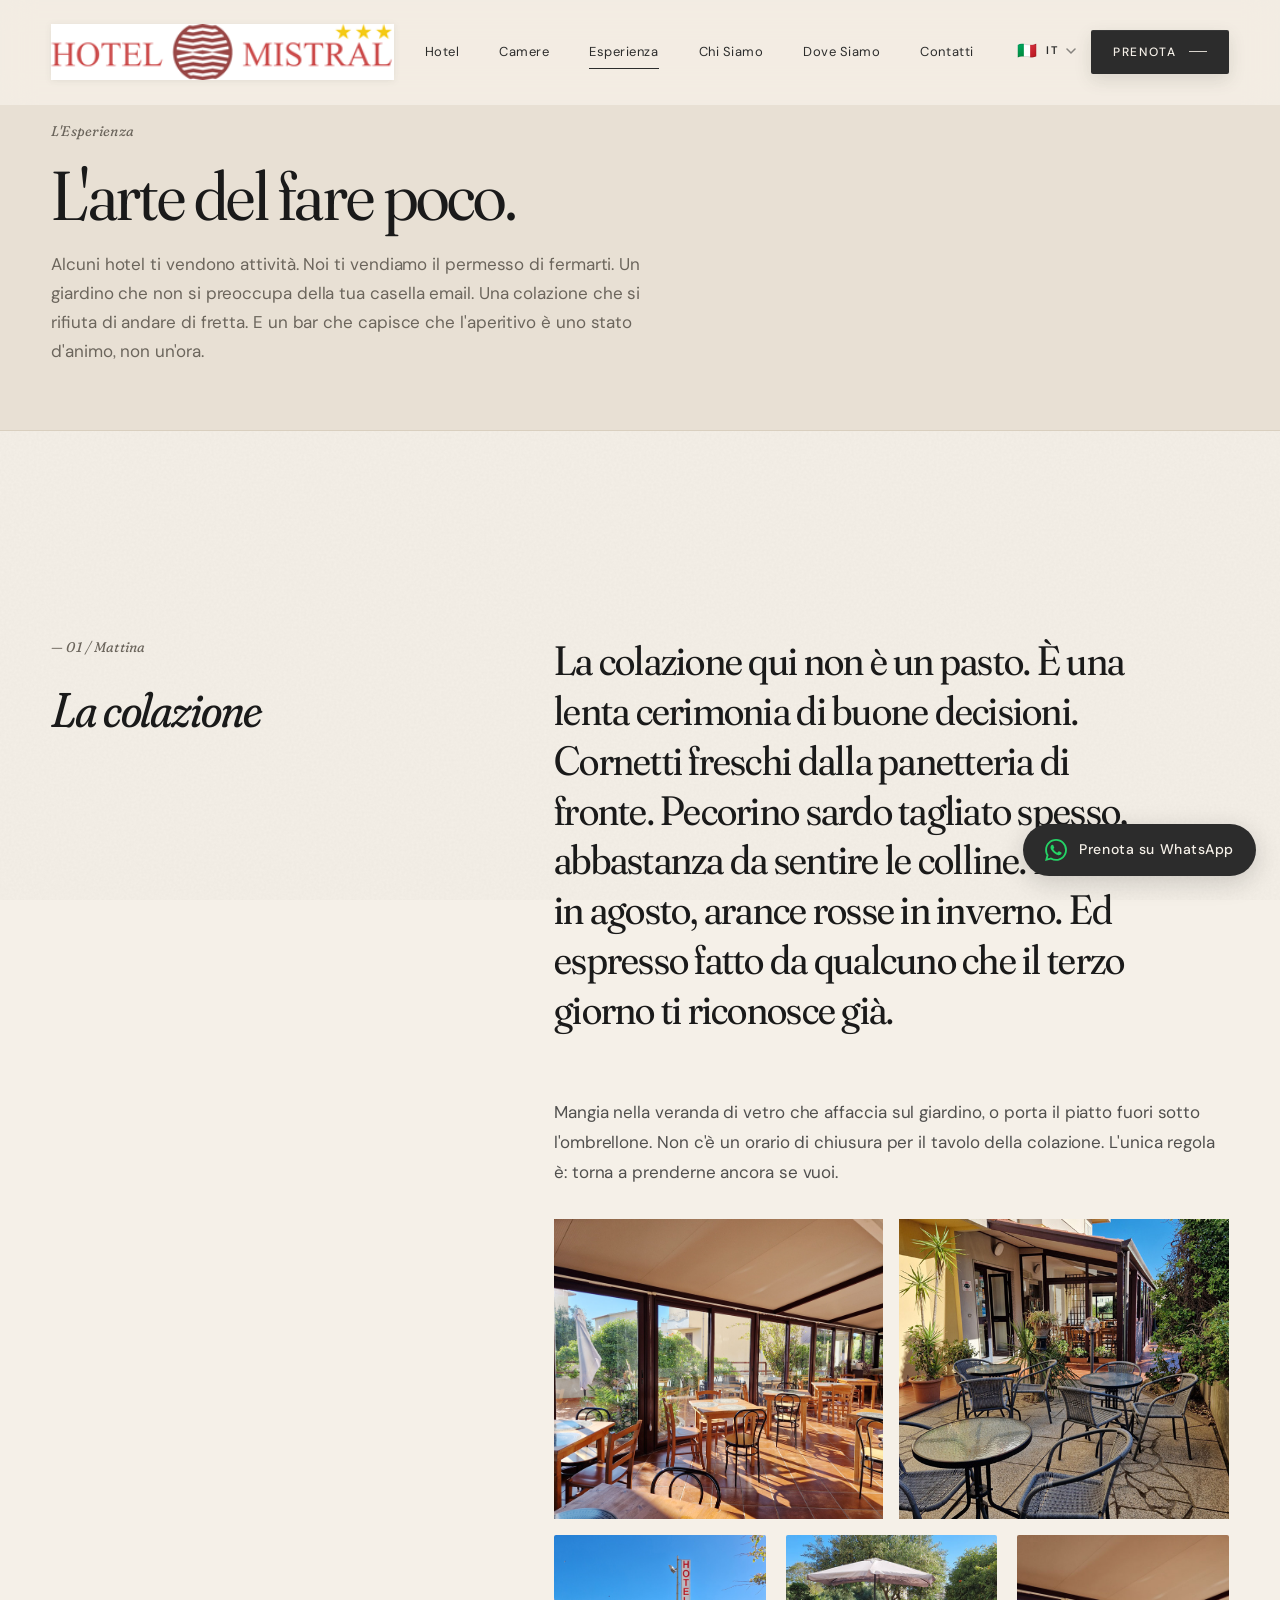
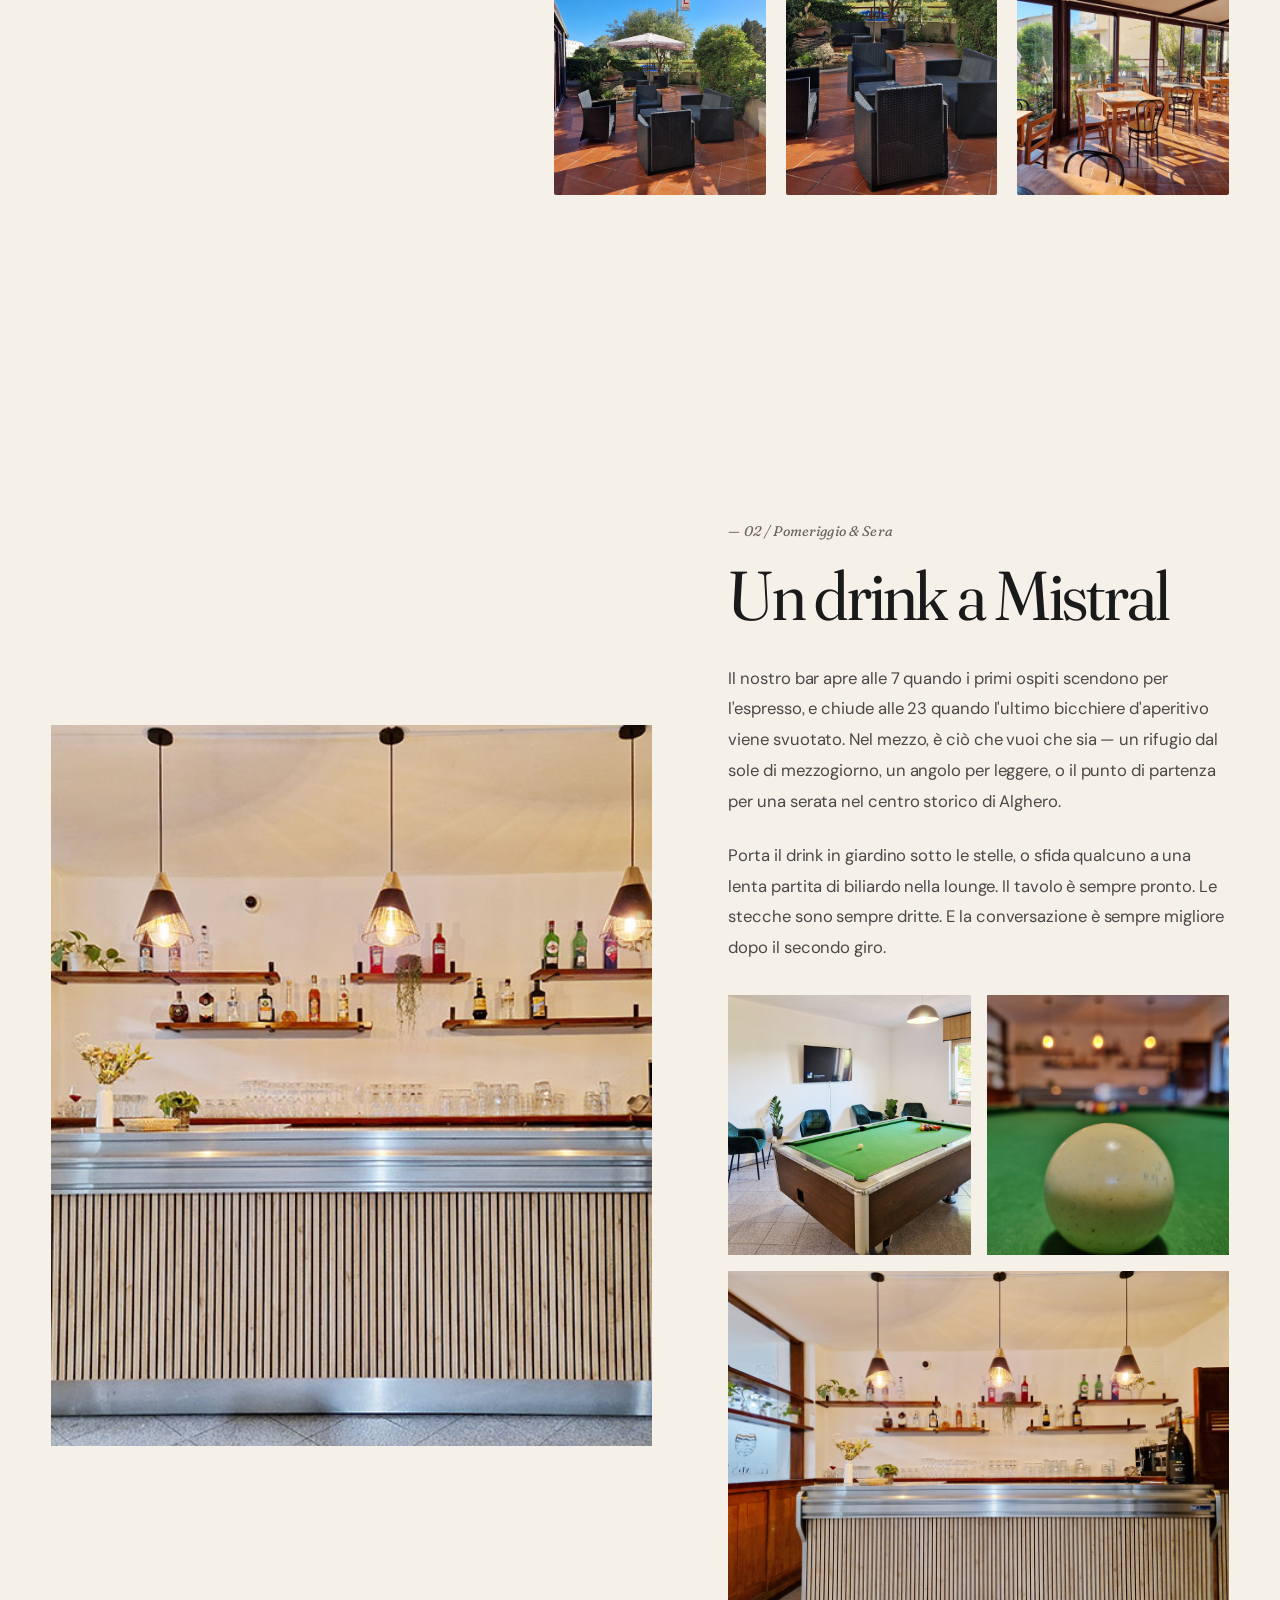
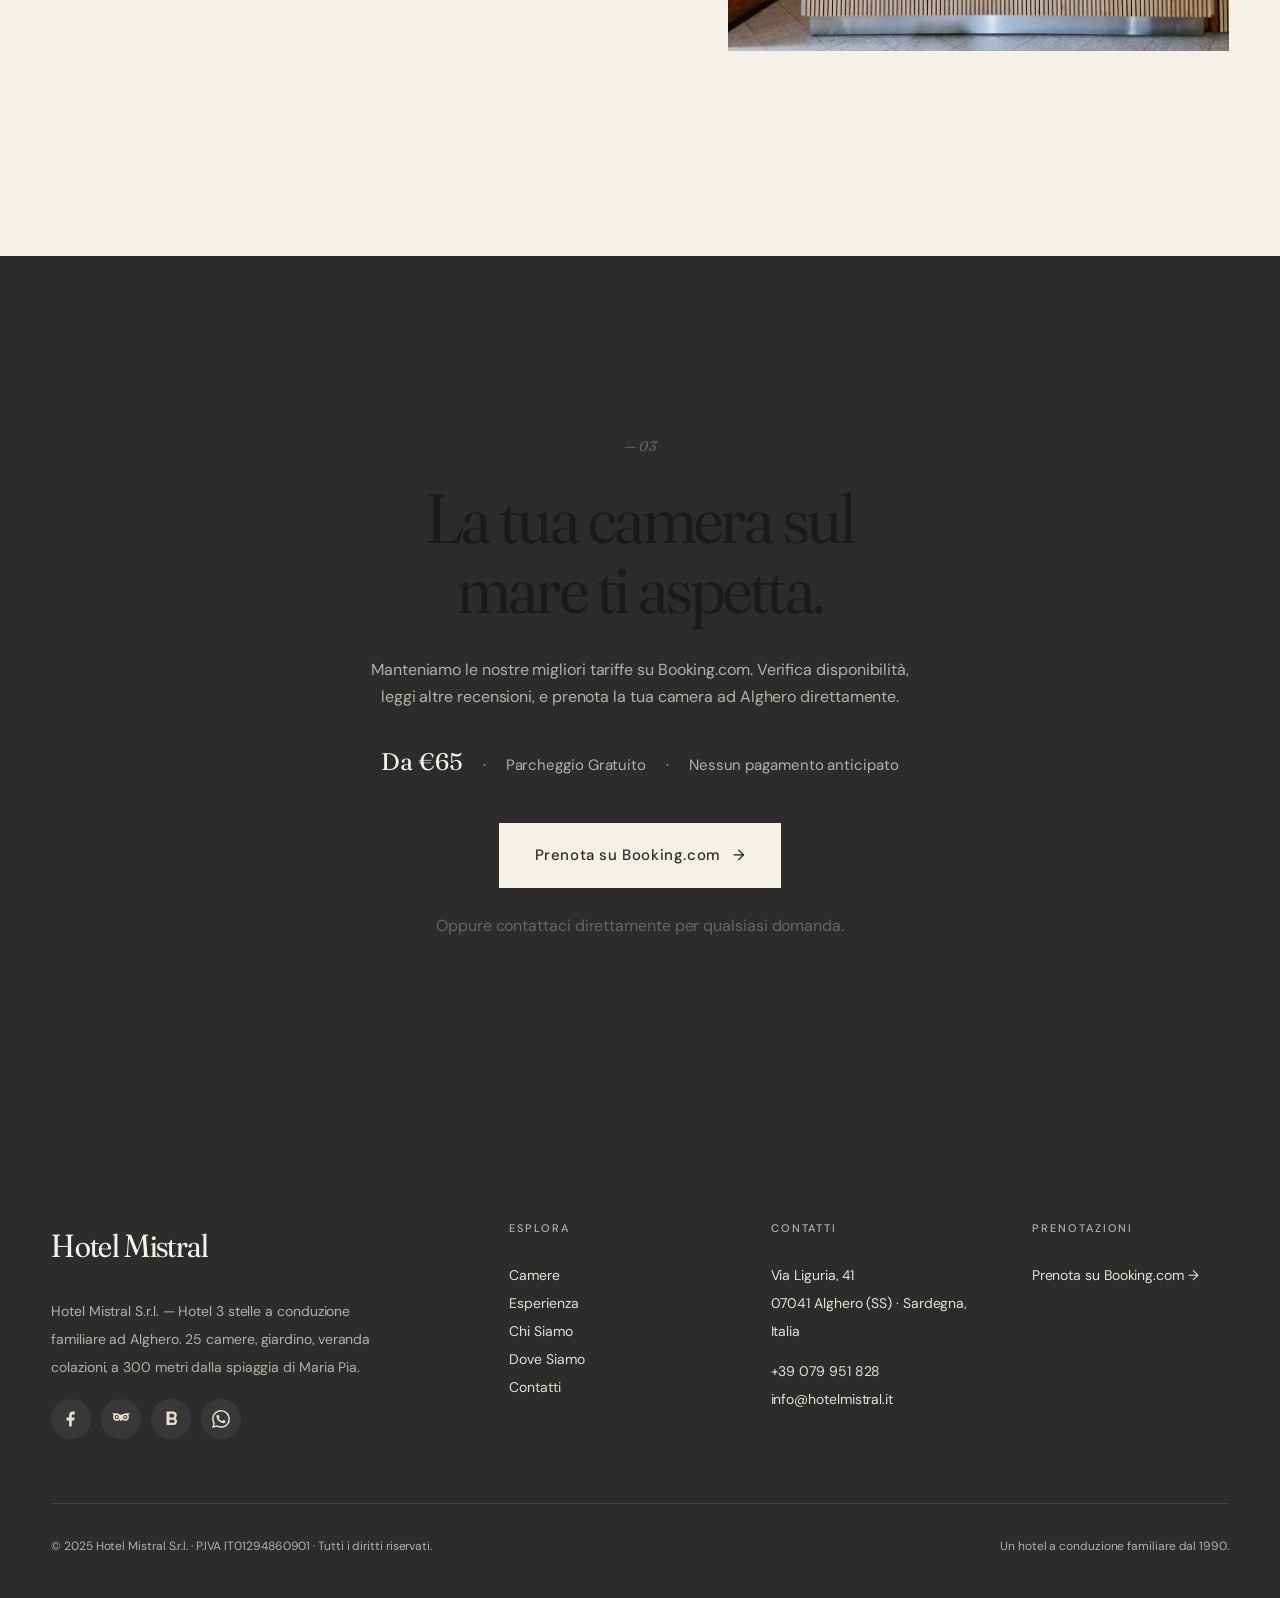
<file: experience.html>
<!DOCTYPE html>
<html lang="it">
<head>
  <meta charset="utf-8"/>
  <meta name="viewport" content="width=device-width, initial-scale=1.0"/>
  <title data-i18n="meta.experience_title">The Mistral Experience — Alghero</title>
  <meta name="description" data-i18n="meta.experience_desc" content="Discover what makes a stay at Hotel Mistral special. From our famous veranda breakfast to the quiet garden and proximity to the sea."/>
  
  <link rel="icon" type="image/png" sizes="196x196" href="images/favicon-196x196.png"/>
  <link rel="apple-touch-icon" sizes="152x152" href="images/apple-touch-icon-152x152.png"/>
  <link rel="preconnect" href="https://fonts.googleapis.com">
  <link rel="preconnect" href="https://fonts.gstatic.com" crossorigin>
  <link href="https://fonts.googleapis.com/css2?family=Fraunces:ital,opsz,wght,SOFT@0,9..144,300..700,30..100;1,9..144,300..700,30..100&family=DM+Sans:ital,opsz,wght@0,9..40,300..700;1,9..40,300..700&display=swap" rel="stylesheet"/>
  <link href="css/styles.css?v=9" rel="stylesheet"/>
</head>
<body data-page="experience">
  <div class="page">

  <!-- Nav -->
  <nav class="nav" id="main-nav">
    <a href="index.html" class="nav-brand" aria-label="Hotel Mistral Alghero">
      <img src="images/logo.png" alt="" class="nav-logo" width="40" height="40"/>
      <span class="nav-brand-text">
        <span class="nav-brand-name">Mistral</span>
        <small>Alghero</small>
      </span>
    </a>
    <div class="nav-links hidden-mobile">
      <a href="index.html" data-i18n="nav.home">Hotel</a>
      <a href="rooms.html" data-i18n="nav.rooms">Rooms</a>
      <a href="experience.html" class="active" data-i18n="nav.experience">Experience</a>
      <a href="about.html" data-i18n="nav.about">About</a>
      <a href="location.html" data-i18n="nav.location">Location</a>
      <a href="contact.html" data-i18n="nav.contact">Contact</a>
    </div>
    <div class="nav-actions">
      <div class="lang-dropdown hidden-mobile" data-lang-switcher>
        <button class="lang-trigger" type="button" aria-haspopup="listbox" aria-expanded="false" aria-label="Seleziona lingua">
          <span class="lang-current-flag">🇮🇹</span>
          <span class="lang-current-code">IT</span>
          <svg class="lang-chev" viewBox="0 0 10 6" fill="none" stroke="currentColor" stroke-width="1.5" stroke-linecap="round" aria-hidden="true"><path d="M1 1l4 4 4-4"/></svg>
        </button>
        <div class="lang-menu" role="listbox">
          <button class="lang-opt active" data-lang="it" onclick="setLanguage('it')" role="option" aria-selected="true"><span class="lang-flag">🇮🇹</span><span class="lang-opt-name">Italiano</span><span class="lang-opt-check">✓</span></button>
          <button class="lang-opt" data-lang="en" onclick="setLanguage('en')" role="option"><span class="lang-flag">🇬🇧</span><span class="lang-opt-name">English</span><span class="lang-opt-check">✓</span></button>
          <button class="lang-opt" data-lang="de" onclick="setLanguage('de')" role="option"><span class="lang-flag">🇩🇪</span><span class="lang-opt-name">Deutsch</span><span class="lang-opt-check">✓</span></button>
          <button class="lang-opt" data-lang="es" onclick="setLanguage('es')" role="option"><span class="lang-flag">🇪🇸</span><span class="lang-opt-name">Español</span><span class="lang-opt-check">✓</span></button>
        </div>
      </div>
      <a href="https://www.booking.com/Share-Ju31eYQ" target="_blank" class="nav-cta hidden-mobile" data-i18n="nav.book_now">Prenota</a>
      <button class="menu-btn mobile-only" aria-label="Menu">
        <svg viewBox="0 0 24 24" fill="none" stroke="currentColor" stroke-width="2" stroke-linecap="round" aria-hidden="true"><line x1="3" y1="6" x2="21" y2="6"/><line x1="3" y1="12" x2="21" y2="12"/><line x1="3" y1="18" x2="21" y2="18"/></svg>
      </button>
    </div>
  </nav>

  <!-- Mobile Menu -->
  <div class="mobile-menu">
    <button class="menu-close" aria-label="Close menu" style="position:absolute;top:24px;right:24px;background:none;border:none;cursor:pointer;color:var(--antracite);">
      <svg width="32" height="32" viewBox="0 0 24 24" fill="none" stroke="currentColor" stroke-width="2" stroke-linecap="round" aria-hidden="true"><line x1="18" y1="6" x2="6" y2="18"/><line x1="6" y1="6" x2="18" y2="18"/></svg>
    </button>
    <a href="index.html" data-i18n="nav.home">Hotel</a>
    <a href="rooms.html" data-i18n="nav.rooms">Rooms</a>
    <a href="experience.html" data-i18n="nav.experience">Experience</a>
    <a href="about.html" data-i18n="nav.about">About</a>
    <a href="location.html" data-i18n="nav.location">Location</a>
    <a href="contact.html" data-i18n="nav.contact">Contact</a>
    <div class="lang-switcher" style="margin-top:24px" aria-label="Seleziona lingua">
      <button class="lang-btn active" data-lang="it" onclick="setLanguage('it')" title="Italiano"><span class="lang-flag">🇮🇹</span><span class="lang-code">IT</span></button>
      <button class="lang-btn" data-lang="en" onclick="setLanguage('en')" title="English"><span class="lang-flag">🇬🇧</span><span class="lang-code">EN</span></button>
      <button class="lang-btn" data-lang="de" onclick="setLanguage('de')" title="Deutsch"><span class="lang-flag">🇩🇪</span><span class="lang-code">DE</span></button>
      <button class="lang-btn" data-lang="es" onclick="setLanguage('es')" title="Español"><span class="lang-flag">🇪🇸</span><span class="lang-code">ES</span></button>
    </div>
    <a class="btn btn-primary btn-arrow" href="https://www.booking.com/Share-Ju31eYQ" target="_blank" style="margin-top:24px" data-i18n="nav.book_now">Book Now</a>
  </div>

  <section class="page-header" style="padding-top:120px;padding-bottom:64px;background:var(--beige)">
    <div class="container reveal">
      <div class="section-num" data-i18n="exp.page_label">The Experience</div>
      <h1 class="h-large serif" style="margin-top:16px" data-i18n="exp.page_title" data-i18n-html="">
        The art of doing <span class="italic">absolutely nothing.</span>
      </h1>
      <p style="margin-top:20px;max-width:50ch;color:var(--grigio)" data-i18n="exp.page_desc">
        Some hotels sell you activities. We sell you permission to pause. A garden that doesn't care about your inbox. A breakfast that refuses to rush. And a bar that understands aperitivo is a state of mind, not a time slot.
      </p>
    </div>
  </section>

  <!-- BREAKFAST -->
  <section class="section">
    <div class="container">
      <div class="intro-grid">
        <div class="reveal">
          <div class="section-num">— 01 / <span data-i18n="exp.bf_label">Morning</span></div>
          <h2 class="h-medium serif italic" style="margin-top:24px;max-width:12ch" data-i18n="exp.bf_title" data-i18n-html="">
            Breakfast<br/>in the veranda.
          </h2>
        </div>
        <div class="intro-body reveal reveal-delay-1">
          <p class="serif" data-i18n="exp.bf_p1">
            Breakfast is not a meal here. It is a slow ceremony of good decisions. Fresh croissants from the bakery across the street. Sardinian pecorino sliced thick enough to taste the hills. Figs in August, blood oranges in winter. And espresso made by someone who knows your face by day three.
          </p>
          <p data-i18n="exp.bf_p2">
            Eat in the glass veranda overlooking the garden, or take your plate outside under the parasol. There is no checkout time for the breakfast table. The only rule is: go back for more if you want to.
          </p>
          
          <div style="margin-top:32px;display:grid;grid-template-columns:1fr 1fr;gap:16px">
            <img src="images/hotel-breakfast-large.jpg" alt="La sala colazioni con veranda vetrata" style="width:100%;height:300px;object-fit:cover" loading="lazy" />
            <img src="images/hotel-tavolini.jpg" alt="Tavolini all'aperto in giardino" style="width:100%;height:300px;object-fit:cover" loading="lazy" />
          </div>
          <div class="photo-grid three" style="margin-top:16px">
            <div class="img-wrap img-rounded"><img src="images/hotel-garden-3.jpg" alt="Giardino dell'hotel" style="height:260px" loading="lazy" /></div>
            <div class="img-wrap img-rounded"><img src="images/hotel-garden-2.jpg" alt="Giardino con tavolini" style="height:260px" loading="lazy" /></div>
            <div class="img-wrap img-rounded"><img src="images/hotel-breakfast.jpg" alt="Dettaglio colazione" style="height:260px" loading="lazy" /></div>
          </div>
        </div>
      </div>
    </div>
  </section>

  <!-- THE GARDEN & BAR -->
  <section class="section" style="background:var(--surface-container-low)">
    <div class="container">
      <div class="exp-grid">
        <div class="exp-image reveal">
          <img src="images/hotel-bar.jpg" alt="Il bar dell'Hotel Mistral" style="width:100%;height:100%;object-fit:cover" />
        </div>
        <div class="exp-text reveal reveal-delay-1">
          <div class="section-num">— 02 / <span data-i18n="exp.bar_label">Afternoon & Evening</span></div>
          <h2 class="h-large serif" style="margin-top:16px;margin-bottom:32px" data-i18n="exp.bar_title" data-i18n-html="">
            A drink in<br/><span class="italic">the shade.</span>
          </h2>
          <p data-i18n="exp.bar_p1">
            Our bar opens at 7 AM when the first guests wander down for espresso, and closes at 11 PM when the last aperitivo glass is emptied. In between, it is whatever you need it to be — a refuge from the midday sun, a reading nook, or the starting point for an evening in Alghero's old town.
          </p>
          <p data-i18n="exp.bar_p2">
            Take your drink to the garden terrace under the stars, or challenge someone to a slow game of billiard in the lounge. The table is always ready. The cues are always straight. And the conversation is always better after the second round.
          </p>

          <div style="margin-top:32px;display:grid;grid-template-columns:1fr 1fr;gap:16px">
            <img src="images/hotel-billiard.jpg" alt="Sala biliardo" style="width:100%;height:260px;object-fit:cover" loading="lazy" />
            <img src="images/hotel-billiard-2.jpg" alt="Sala biliardo - dettaglio" style="width:100%;height:260px;object-fit:cover" loading="lazy" />
          </div>
          <div style="margin-top:16px">
            <img src="images/hotel-bar-large.jpg" alt="Il bar dell'hotel" style="width:100%;height:380px;object-fit:cover" loading="lazy" />
          </div>
        </div>
      </div>
    </div>
  </section>

  <!-- CTA FINALE -->
  <section class="cta-final" style="background:var(--antracite);color:var(--bianco)">
    <div class="container" style="text-align:center">
      <div class="section-num" style="color:var(--grigio);border-color:var(--grigio)">— 03</div>
      <h2 class="h-large serif" style="margin-top:24px" data-i18n="home.cta_title">
        Ready to slow down?
      </h2>
      <p style="margin-top:16px;color:var(--grigio-chiaro);max-width:50ch;margin-left:auto;margin-right:auto" data-i18n="home.cta_desc">
        We keep our best rates on Booking.com. Check availability, read more reviews, and reserve your room in Alghero directly.
      </p>
      
      <div class="meta" style="color:var(--grigio-chiaro);border-color:var(--grigio);margin-top:32px">
        <b style="font-family:var(--serif);font-size:24px;color:var(--bianco);font-weight:400" data-i18n="common.from_price">From €65</b>
        <span style="margin:0 16px">·</span>
        <span data-i18n="common.free_parking">Free Parking</span>
        <span style="margin:0 16px">·</span>
        <span data-i18n="common.no_prepayment">No Prepayment</span>
      </div>

      <div style="margin-top:40px">
        <a href="https://www.booking.com/Share-Ju31eYQ" target="_blank" class="btn btn-primary btn-arrow" style="background:var(--bianco);color:var(--antracite);padding:20px 36px;font-size:15px;display:inline-flex" data-i18n="home.cta_book">
          Book on Booking.com
        </a>
      </div>
      <div style="margin-top:24px;color:var(--grigio)">
        <span data-i18n="home.cta_or_contact" data-i18n-html="">Or <a href="contact.html" style="text-decoration:underline">contact us directly</a> for any questions.</span>
      </div>
    </div>
  </section>

  <!-- Footer -->
  <footer class="footer" id="contatti">
    <div class="container">
      <div class="footer-grid">
        <div>
          <div class="brand-mark" data-i18n="location.address_name">Hotel Mistral</div>
          <p style="max-width:32ch;color:var(--grigio-chiaro)" data-i18n="footer.desc">
            A family-run 3-star hotel in Alghero, Sardinia. 25 rooms, a garden, and a five-minute walk to Maria Pia Beach.
          </p>
          <div class="footer-socials" aria-label="Social">
            <a href="https://www.facebook.com/hotelmistralalghero/" target="_blank" rel="noopener" aria-label="Facebook">
              <svg viewBox="0 0 24 24" fill="currentColor" aria-hidden="true"><path d="M13 22v-8h3l1-4h-4V7.5C13 6.6 13.3 6 14.6 6H17V2.2C16.6 2.1 15.4 2 14.1 2 11.4 2 9.5 3.7 9.5 6.7V10H6v4h3.5v8H13Z"/></svg>
            </a>
            <a href="https://www.tripadvisor.it/Hotel_Review-g187880-d277462-Reviews-Hotel_Mistral-Alghero_Province_of_Sassari_Sardinia.html" target="_blank" rel="noopener" aria-label="TripAdvisor">
              <svg viewBox="0 0 24 24" fill="currentColor" aria-hidden="true"><path d="M12 6.6c-2.4-1.5-5.2-2.2-7.9-2.2H0l2.2 2.4a4.9 4.9 0 0 0-.8 2.7c0 2.7 2.2 4.9 4.9 4.9 1.5 0 2.9-.7 3.8-1.8L12 14.9l1.9-2.3a4.9 4.9 0 0 0 3.8 1.8c2.7 0 4.9-2.2 4.9-4.9 0-1-.3-1.9-.8-2.7L24 4.4h-4.1c-2.7 0-5.5.7-7.9 2.2Zm-5.7 5.7a2.8 2.8 0 1 1 0-5.6 2.8 2.8 0 0 1 0 5.6Zm11.4 0a2.8 2.8 0 1 1 0-5.6 2.8 2.8 0 0 1 0 5.6Zm-11.4-1.4a1.4 1.4 0 1 0 0-2.8 1.4 1.4 0 0 0 0 2.8Zm11.4 0a1.4 1.4 0 1 0 0-2.8 1.4 1.4 0 0 0 0 2.8Z"/></svg>
            </a>
            <a href="https://www.booking.com/Share-Ju31eYQ" target="_blank" rel="noopener" aria-label="Booking.com">
              <svg viewBox="0 0 24 24" fill="currentColor" aria-hidden="true"><path d="M6 2h9a5 5 0 0 1 3 8.9A5 5 0 0 1 15 20H6V2Zm4 3v5h4a2.5 2.5 0 0 0 0-5h-4Zm0 8v4h5a2 2 0 1 0 0-4h-5Z"/></svg>
            </a>
            <a href="https://wa.me/393472479796?text=Salve,%20vorrei%20verificare%20la%20disponibilit%C3%A0%20presso%20Hotel%20Mistral." target="_blank" rel="noopener" aria-label="WhatsApp">
              <svg viewBox="0 0 24 24" fill="currentColor" aria-hidden="true"><path d="M17.472 14.382c-.297-.149-1.758-.867-2.03-.967-.273-.099-.471-.148-.67.15-.197.297-.767.966-.94 1.164-.173.199-.347.223-.644.075-.297-.15-1.255-.463-2.39-1.475-.883-.788-1.48-1.761-1.653-2.059-.173-.297-.018-.458.13-.606.134-.133.298-.347.446-.52.149-.174.198-.298.298-.497.099-.198.05-.371-.025-.52-.075-.149-.669-1.612-.916-2.207-.242-.579-.487-.5-.669-.51-.173-.008-.371-.01-.57-.01-.198 0-.52.074-.792.372-.272.297-1.04 1.016-1.04 2.479 0 1.462 1.065 2.875 1.213 3.074.149.198 2.096 3.2 5.077 4.487.709.306 1.262.489 1.694.625.712.227 1.36.195 1.871.118.571-.085 1.758-.719 2.006-1.413.248-.694.248-1.289.173-1.413-.074-.124-.272-.198-.57-.347m-5.421 7.403h-.004a9.87 9.87 0 01-5.031-1.378l-.361-.214-3.741.982.998-3.648-.235-.374a9.86 9.86 0 01-1.51-5.26c.001-5.45 4.436-9.884 9.888-9.884 2.64 0 5.122 1.03 6.988 2.898a9.825 9.825 0 012.893 6.994c-.003 5.45-4.437 9.884-9.885 9.884m8.413-18.297A11.815 11.815 0 0012.05 0C5.495 0 .16 5.335.157 11.892c0 2.096.547 4.142 1.588 5.945L.057 24l6.305-1.654a11.882 11.882 0 005.683 1.448h.005c6.554 0 11.890-5.335 11.893-11.893a11.821 11.821 0 00-3.48-8.413Z"/></svg>
            </a>
          </div>
        </div>
        <div>
          <h4 data-i18n="footer.explore">Explore</h4>
          <ul>
            <li><a href="rooms.html" data-i18n="nav.rooms">Rooms</a></li>
            <li><a href="experience.html" data-i18n="nav.experience">Experience</a></li>
            <li><a href="about.html" data-i18n="nav.about">About</a></li>
            <li><a href="location.html" data-i18n="nav.location">Location</a></li>
            <li><a href="contact.html" data-i18n="nav.contact">Contact</a></li>
          </ul>
        </div>
        <div>
          <h4 data-i18n="footer.contact">Contact</h4>
          <ul>
            <li data-i18n="location.address_street">Via Liguria 41</li>
            <li data-i18n="location.address_city">07041 Alghero (SS)</li>
            <li style="margin-top:12px" data-i18n="location.phone">+39 079 792 028</li>
            <li data-i18n="location.email">info@hotelmistral.it</li>
          </ul>
        </div>
        <div>
          <h4 data-i18n="footer.booking">Booking</h4>
          <ul>
            <li><a href="https://www.booking.com/Share-Ju31eYQ" target="_blank" data-i18n="footer.book">Book on Booking.com →</a></li>
          </ul>
        </div>
      </div>
      <div class="footer-bottom">
        <span data-i18n="footer.copyright">© 2025 Hotel Mistral. Tutti i diritti riservati.</span>
        <span data-i18n="footer.tagline">A family-run hotel since 1990.</span>
      </div>
    </div>
  </footer>
</div>


  <!-- WhatsApp Floating CTA -->
  <a href="https://wa.me/393472479796?text=Hello,%20I%20would%20like%20to%20check%20availability%20at%20Hotel%20Mistral." target="_blank" class="whatsapp-float" aria-label="Book on WhatsApp" data-i18n-aria-label="common.book_whatsapp">
    <svg width="26" height="26" viewBox="0 0 24 24" fill="currentColor" aria-hidden="true"><path d="M17.472 14.382c-.297-.149-1.758-.867-2.03-.967-.273-.099-.471-.148-.67.15-.197.297-.767.966-.94 1.164-.173.199-.347.223-.644.075-.297-.15-1.255-.463-2.39-1.475-.883-.788-1.48-1.761-1.653-2.059-.173-.297-.018-.458.13-.606.134-.133.298-.347.446-.52.149-.174.198-.298.298-.497.099-.198.05-.371-.025-.52-.075-.149-.669-1.612-.916-2.207-.242-.579-.487-.5-.669-.51-.173-.008-.371-.01-.57-.01-.198 0-.52.074-.792.372-.272.297-1.04 1.016-1.04 2.479 0 1.462 1.065 2.875 1.213 3.074.149.198 2.096 3.2 5.077 4.487.709.306 1.262.489 1.694.625.712.227 1.36.195 1.871.118.571-.085 1.758-.719 2.006-1.413.248-.694.248-1.289.173-1.413-.074-.124-.272-.198-.57-.347m-5.421 7.403h-.004a9.87 9.87 0 01-5.031-1.378l-.361-.214-3.741.982.998-3.648-.235-.374a9.86 9.86 0 01-1.51-5.26c.001-5.45 4.436-9.884 9.888-9.884 2.64 0 5.122 1.03 6.988 2.898a9.825 9.825 0 012.893 6.994c-.003 5.45-4.437 9.884-9.885 9.884m8.413-18.297A11.815 11.815 0 0012.05 0C5.495 0 .16 5.335.157 11.892c0 2.096.547 4.142 1.588 5.945L.057 24l6.305-1.654a11.882 11.882 0 005.683 1.448h.005c6.554 0 11.890-5.335 11.893-11.893a11.821 11.821 0 00-3.48-8.413Z"/></svg>
    <span class="whatsapp-float-text" data-i18n="common.book_whatsapp">Book on WhatsApp</span>
    <span class="whatsapp-float-num">+39 347 247 9796</span>
  </a>

  <script src="js/translations.js?v=9"></script>
  <script src="js/i18n.js?v=9"></script>
  <script src="js/main.js?v=9"></script>
</body>
</html>
</file>
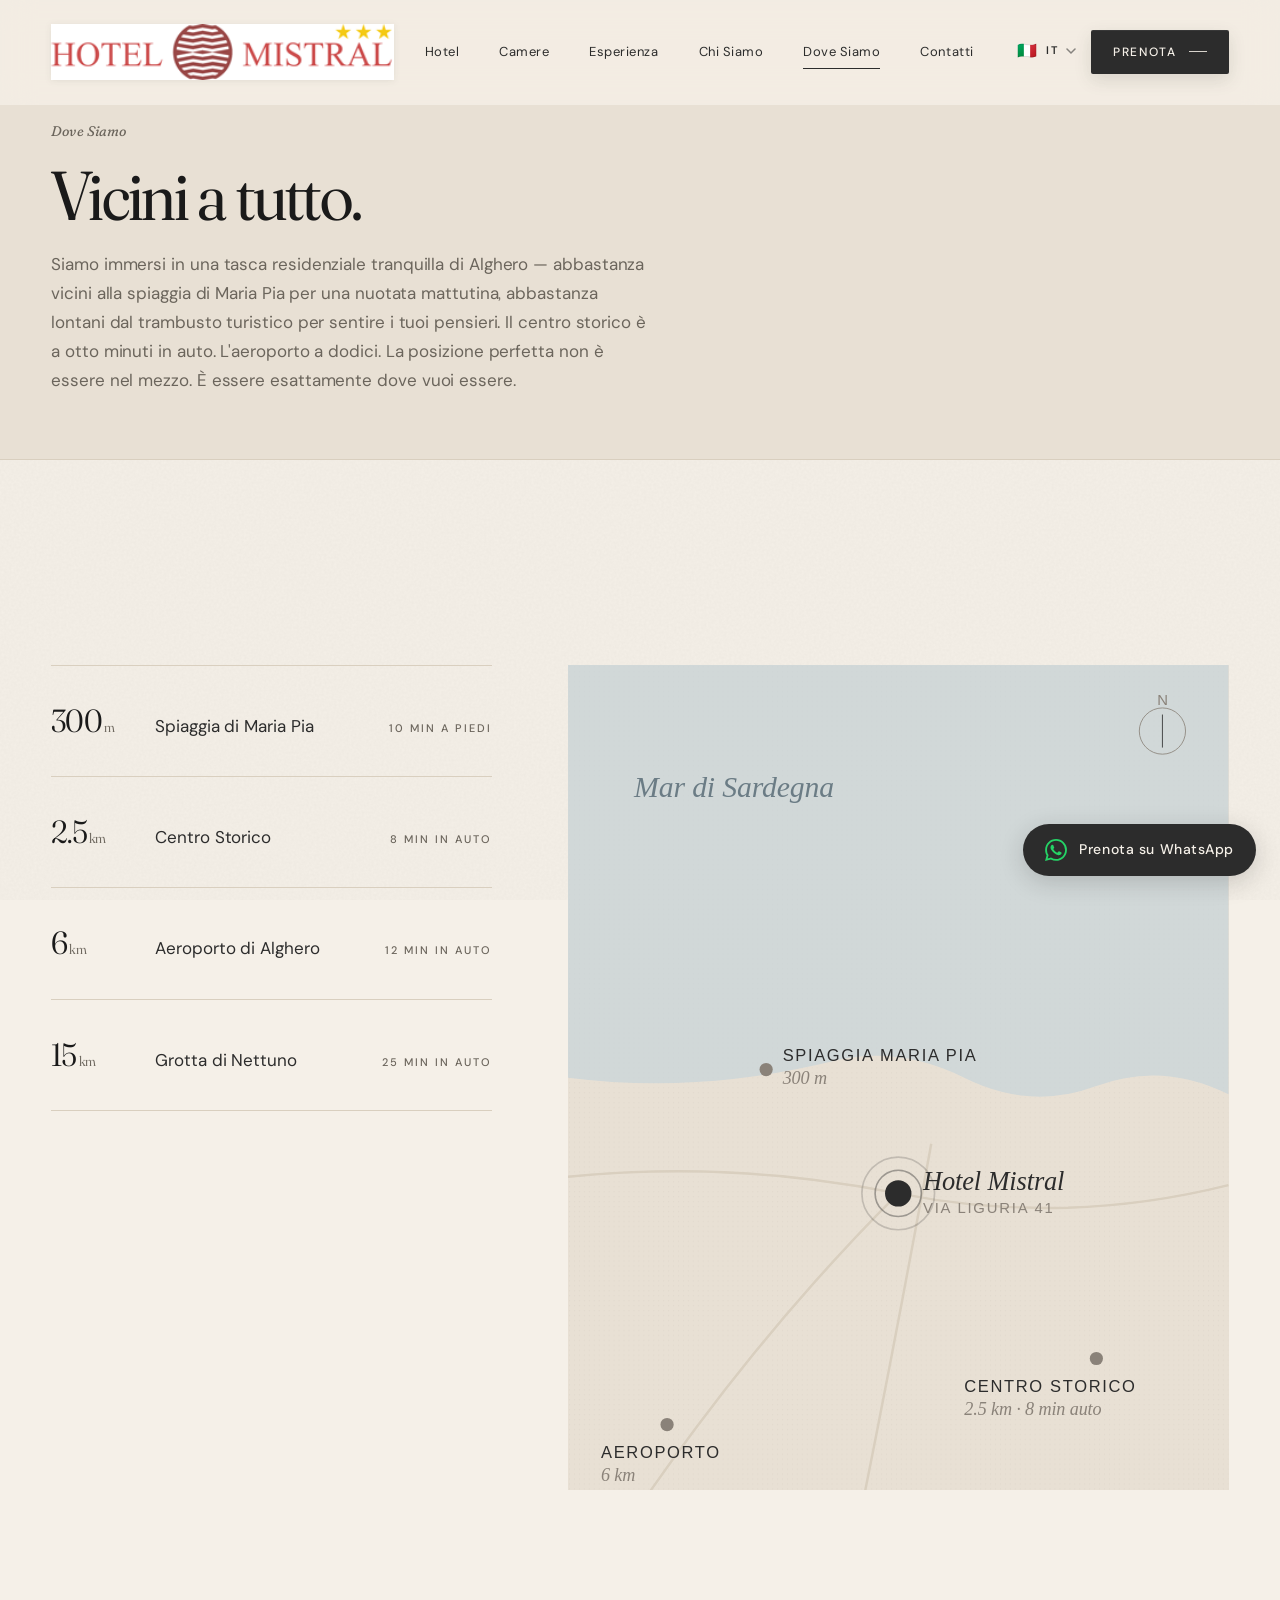
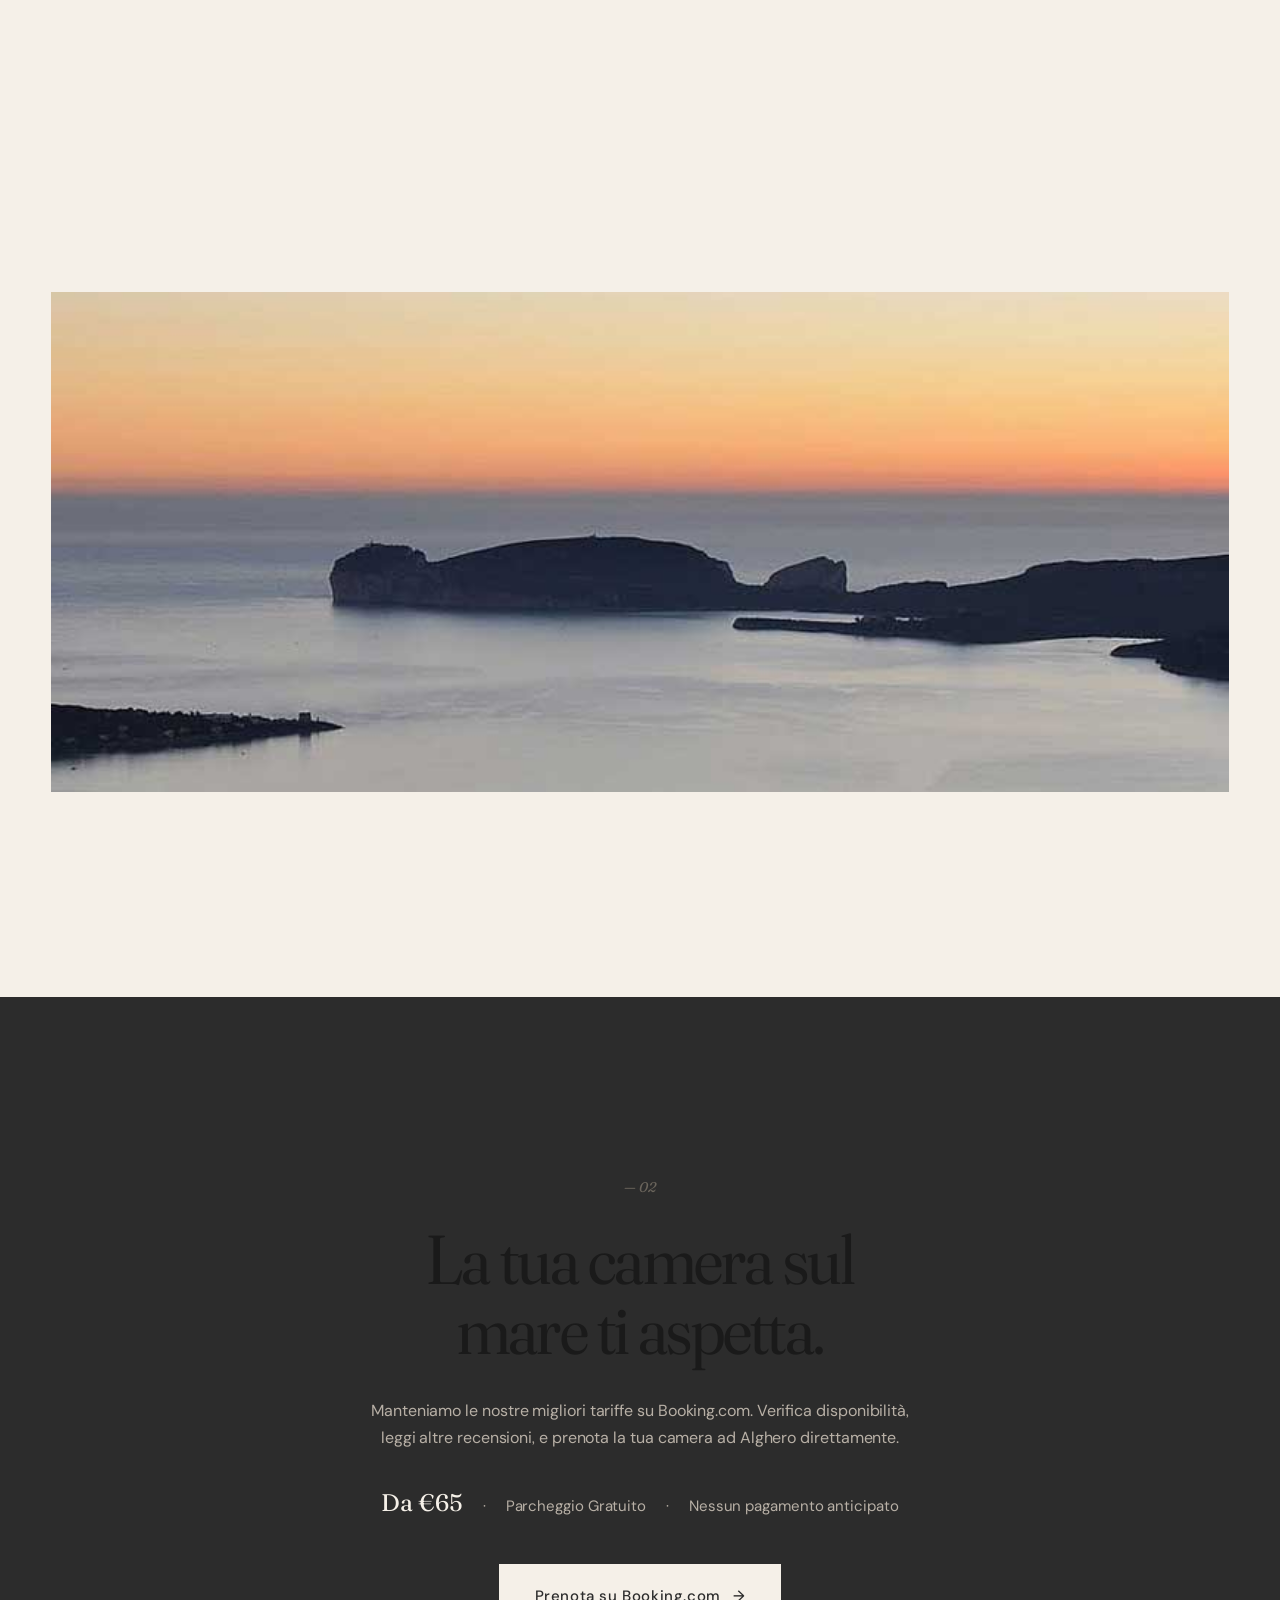
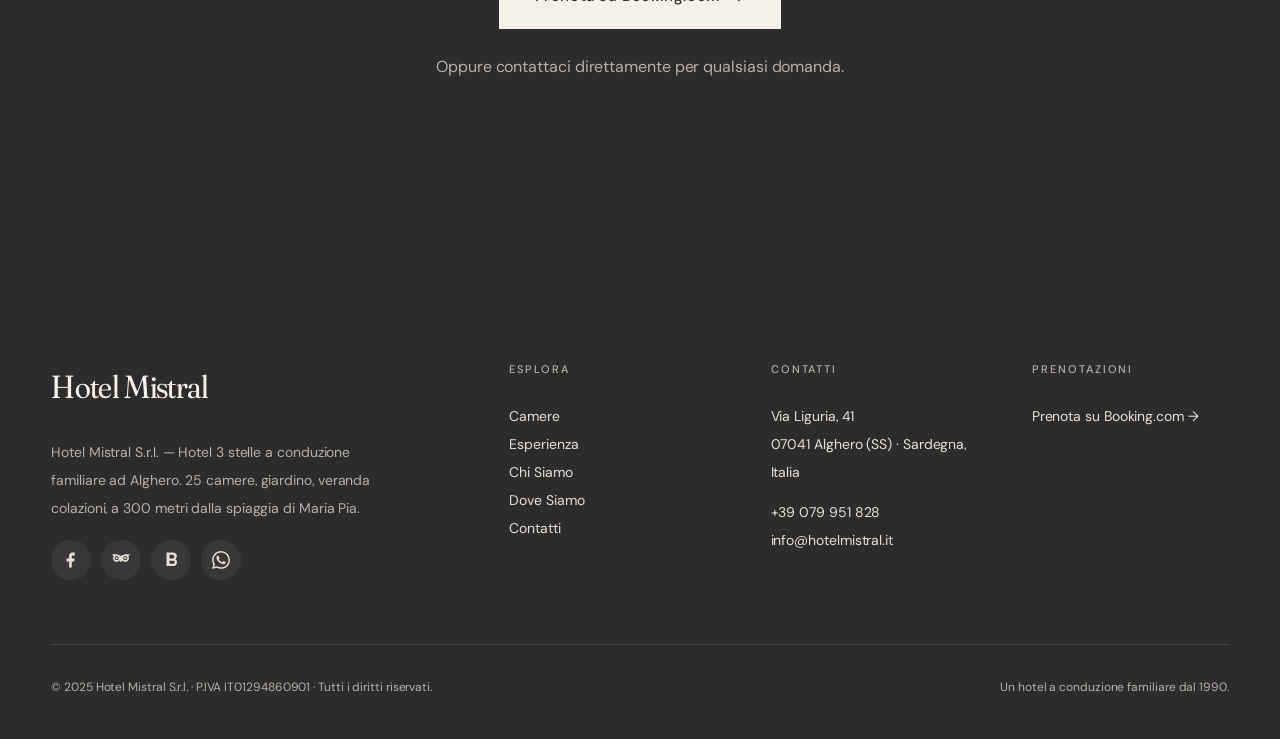
<file: location.html>
<!DOCTYPE html>
<html lang="it">
<head>
  <meta charset="utf-8"/>
  <meta name="viewport" content="width=device-width, initial-scale=1.0"/>
  <title data-i18n="meta.location_title">Location — Hotel Mistral Alghero</title>
  <meta name="description" data-i18n="meta.location_desc" content="Hotel Mistral is located a short walk from Maria Pia Beach and a quick drive from Alghero's historic center. See our location on the map."/>
  
  <link rel="icon" type="image/png" sizes="196x196" href="images/favicon-196x196.png"/>
  <link rel="apple-touch-icon" sizes="152x152" href="images/apple-touch-icon-152x152.png"/>
  <link rel="preconnect" href="https://fonts.googleapis.com">
  <link rel="preconnect" href="https://fonts.gstatic.com" crossorigin>
  <link href="https://fonts.googleapis.com/css2?family=Fraunces:ital,opsz,wght,SOFT@0,9..144,300..700,30..100;1,9..144,300..700,30..100&family=DM+Sans:ital,opsz,wght@0,9..40,300..700;1,9..40,300..700&display=swap" rel="stylesheet"/>
  <link href="css/styles.css?v=9" rel="stylesheet"/>
</head>
<body data-page="location">
  <div class="page">

  <!-- Nav -->
  <nav class="nav" id="main-nav">
    <a href="index.html" class="nav-brand" aria-label="Hotel Mistral Alghero">
      <img src="images/logo.png" alt="" class="nav-logo" width="40" height="40"/>
      <span class="nav-brand-text">
        <span class="nav-brand-name">Mistral</span>
        <small>Alghero</small>
      </span>
    </a>
    <div class="nav-links hidden-mobile">
      <a href="index.html" data-i18n="nav.home">Hotel</a>
      <a href="rooms.html" data-i18n="nav.rooms">Rooms</a>
      <a href="experience.html" data-i18n="nav.experience">Experience</a>
      <a href="about.html" data-i18n="nav.about">About</a>
      <a href="location.html" class="active" data-i18n="nav.location">Location</a>
      <a href="contact.html" data-i18n="nav.contact">Contact</a>
    </div>
    <div class="nav-actions">
      <div class="lang-dropdown hidden-mobile" data-lang-switcher>
        <button class="lang-trigger" type="button" aria-haspopup="listbox" aria-expanded="false" aria-label="Seleziona lingua">
          <span class="lang-current-flag">🇮🇹</span>
          <span class="lang-current-code">IT</span>
          <svg class="lang-chev" viewBox="0 0 10 6" fill="none" stroke="currentColor" stroke-width="1.5" stroke-linecap="round" aria-hidden="true"><path d="M1 1l4 4 4-4"/></svg>
        </button>
        <div class="lang-menu" role="listbox">
          <button class="lang-opt active" data-lang="it" onclick="setLanguage('it')" role="option" aria-selected="true"><span class="lang-flag">🇮🇹</span><span class="lang-opt-name">Italiano</span><span class="lang-opt-check">✓</span></button>
          <button class="lang-opt" data-lang="en" onclick="setLanguage('en')" role="option"><span class="lang-flag">🇬🇧</span><span class="lang-opt-name">English</span><span class="lang-opt-check">✓</span></button>
          <button class="lang-opt" data-lang="de" onclick="setLanguage('de')" role="option"><span class="lang-flag">🇩🇪</span><span class="lang-opt-name">Deutsch</span><span class="lang-opt-check">✓</span></button>
          <button class="lang-opt" data-lang="es" onclick="setLanguage('es')" role="option"><span class="lang-flag">🇪🇸</span><span class="lang-opt-name">Español</span><span class="lang-opt-check">✓</span></button>
        </div>
      </div>
      <a href="https://www.booking.com/Share-Ju31eYQ" target="_blank" class="nav-cta hidden-mobile" data-i18n="nav.book_now">Prenota</a>
      <button class="menu-btn mobile-only" aria-label="Menu">
        <svg viewBox="0 0 24 24" fill="none" stroke="currentColor" stroke-width="2" stroke-linecap="round" aria-hidden="true"><line x1="3" y1="6" x2="21" y2="6"/><line x1="3" y1="12" x2="21" y2="12"/><line x1="3" y1="18" x2="21" y2="18"/></svg>
      </button>
    </div>
  </nav>

  <!-- Mobile Menu -->
  <div class="mobile-menu">
    <button class="menu-close" aria-label="Close menu" style="position:absolute;top:24px;right:24px;background:none;border:none;cursor:pointer;color:var(--antracite);">
      <svg width="32" height="32" viewBox="0 0 24 24" fill="none" stroke="currentColor" stroke-width="2" stroke-linecap="round" aria-hidden="true"><line x1="18" y1="6" x2="6" y2="18"/><line x1="6" y1="6" x2="18" y2="18"/></svg>
    </button>
    <a href="index.html" data-i18n="nav.home">Hotel</a>
    <a href="rooms.html" data-i18n="nav.rooms">Rooms</a>
    <a href="experience.html" data-i18n="nav.experience">Experience</a>
    <a href="about.html" data-i18n="nav.about">About</a>
    <a href="location.html" data-i18n="nav.location">Location</a>
    <a href="contact.html" data-i18n="nav.contact">Contact</a>
    <div class="lang-switcher" style="margin-top:24px" aria-label="Seleziona lingua">
      <button class="lang-btn active" data-lang="it" onclick="setLanguage('it')" title="Italiano"><span class="lang-flag">🇮🇹</span><span class="lang-code">IT</span></button>
      <button class="lang-btn" data-lang="en" onclick="setLanguage('en')" title="English"><span class="lang-flag">🇬🇧</span><span class="lang-code">EN</span></button>
      <button class="lang-btn" data-lang="de" onclick="setLanguage('de')" title="Deutsch"><span class="lang-flag">🇩🇪</span><span class="lang-code">DE</span></button>
      <button class="lang-btn" data-lang="es" onclick="setLanguage('es')" title="Español"><span class="lang-flag">🇪🇸</span><span class="lang-code">ES</span></button>
    </div>
    <a class="btn btn-primary btn-arrow" href="https://www.booking.com/Share-Ju31eYQ" target="_blank" style="margin-top:24px" data-i18n="nav.book_now">Book Now</a>
  </div>

  <section class="page-header" style="padding-top:120px;padding-bottom:64px;background:var(--beige)">
    <div class="container reveal">
      <div class="section-num" data-i18n="location.page_label">Location</div>
      <h1 class="h-large serif" style="margin-top:16px;max-width:14ch" data-i18n="location.page_title" data-i18n-html="">
        Close to everything.<br/><span class="italic">Hidden from crowds.</span>
      </h1>
      <p style="margin-top:20px;max-width:50ch;color:var(--grigio)" data-i18n="location.page_desc">
        We are tucked into a quiet residential pocket of Alghero — close enough to Maria Pia Beach for a morning swim, far enough from the tourist bustle to actually hear yourself think. The old town is eight minutes by car. The airport is twelve. Perfect location is not about being in the middle. It is about being exactly where you want to be.
      </p>
    </div>
  </section>

  <!-- POSIZIONE -->
  <section class="section" id="posizione">
    <div class="container">
      <div class="location-grid reveal">
        <ul class="distance-list">
          
          <li>
            <span class="km">300<span style="font-size:14px;color:var(--grigio);margin-left:2px">m</span></span>
            <span class="place" data-i18n="location.dist1_name">Maria Pia Beach</span>
            <span class="meta" data-i18n="location.dist1_meta">10 min walk</span>
          </li>
          
          <li>
            <span class="km">2.5<span style="font-size:14px;color:var(--grigio);margin-left:2px">km</span></span>
            <span class="place" data-i18n="location.dist2_name">Historic Center</span>
            <span class="meta" data-i18n="location.dist2_meta">8 min by car</span>
          </li>
          
          <li>
            <span class="km">6<span style="font-size:14px;color:var(--grigio);margin-left:2px">km</span></span>
            <span class="place" data-i18n="location.dist3_name">Alghero Airport</span>
            <span class="meta" data-i18n="location.dist3_meta">12 min by car</span>
          </li>
          
          <li>
            <span class="km">15<span style="font-size:14px;color:var(--grigio);margin-left:2px">km</span></span>
            <span class="place" data-i18n="location.dist4_name">Neptune's Grotto</span>
            <span class="meta" data-i18n="location.dist4_meta">25 min by car</span>
          </li>

        </ul>

        <div class="map-wrap">
          <svg viewBox="0 0 400 500" style="width:100%;height:100%;display:block">
            <defs>
              <pattern id="grain" x="0" y="0" width="3" height="3" patternUnits="userSpaceOnUse">
                <circle cx="1" cy="1" r="0.3" fill="#8A8279" opacity="0.15" />
              </pattern>
            </defs>
            <rect width="400" height="500" fill="#E8E0D4" />
            <rect width="400" height="500" fill="url(#grain)" />

            <!-- Mare -->
            <path d="M 0,0 L 0,250 Q 80,260 160,240 Q 200,230 240,250 Q 280,270 320,255 Q 360,240 400,260 L 400,0 Z" fill="#C8D5DA" opacity="0.7" />
            <text x="40" y="80" font-family="Cormorant Garamond, serif" font-size="18" font-style="italic" fill="#6B7C85" data-i18n="location.map_sea">Mar di Sardegna</text>

            <!-- Strade -->
            <path d="M 0,310 Q 100,300 200,320 Q 300,340 400,315" stroke="#D9CFBF" stroke-width="1.5" fill="none" />
            <path d="M 180,500 Q 200,400 220,290" stroke="#D9CFBF" stroke-width="1.5" fill="none" />
            <path d="M 50,500 Q 120,400 200,320" stroke="#D9CFBF" stroke-width="1.5" fill="none" />

            <!-- Spiaggia Maria Pia -->
            <circle cx="120" cy="245" r="4" fill="#8A8279" />
            <text x="130" y="240" font-family="Inter, sans-serif" font-size="10" letter-spacing="0.1em" text-transform="uppercase" fill="#2C2C2C" data-i18n="location.map_beach">SPIAGGIA MARIA PIA</text>
            <text x="130" y="254" font-family="Cormorant Garamond, serif" font-size="11" font-style="italic" fill="#8A8279" data-i18n="location.map_beach_dist">300 m</text>

            <!-- Hotel -->
            <circle cx="200" cy="320" r="8" fill="#2C2C2C" />
            <circle cx="200" cy="320" r="14" fill="none" stroke="#2C2C2C" stroke-width="1" opacity="0.4" />
            <circle cx="200" cy="320" r="22" fill="none" stroke="#2C2C2C" stroke-width="1" opacity="0.2" />
            <text x="215" y="318" font-family="Cormorant Garamond, serif" font-size="16" fill="#2C2C2C" font-style="italic" data-i18n="location.map_hotel">Hotel Mistral</text>
            <text x="215" y="332" font-family="Inter, sans-serif" font-size="9" letter-spacing="0.12em" fill="#8A8279" data-i18n="location.map_address">VIA LIGURIA 41</text>

            <!-- Centro storico -->
            <circle cx="320" cy="420" r="4" fill="#8A8279" />
            <text x="240" y="440" font-family="Inter, sans-serif" font-size="10" letter-spacing="0.1em" fill="#2C2C2C" data-i18n="location.map_centro">CENTRO STORICO</text>
            <text x="240" y="454" font-family="Cormorant Garamond, serif" font-size="11" font-style="italic" fill="#8A8279" data-i18n="location.map_centro_dist">2.5 km · 8 min auto</text>

            <!-- Aeroporto -->
            <circle cx="60" cy="460" r="4" fill="#8A8279" />
            <text x="20" y="480" font-family="Inter, sans-serif" font-size="10" letter-spacing="0.1em" fill="#2C2C2C" data-i18n="location.map_airport">AEROPORTO</text>
            <text x="20" y="494" font-family="Cormorant Garamond, serif" font-size="11" font-style="italic" fill="#8A8279" data-i18n="location.map_airport_dist">6 km</text>

            <!-- Compass -->
            <g transform="translate(360, 40)">
              <circle r="14" fill="none" stroke="#8A8279" stroke-width="0.5" />
              <text text-anchor="middle" y="-16" font-family="Inter, sans-serif" font-size="9" fill="#8A8279">N</text>
              <line y1="-10" y2="10" stroke="#2C2C2C" stroke-width="0.5" />
            </g>
          </svg>
        </div>
      </div>
    </div>
  </section>

  <!-- LOCATION PHOTO -->
  <section class="section location-photo">
    <div class="container">
      <div class="reveal">
        <img src="images/alghero-coast.jpg" alt="La costa di Alghero, Sardegna" style="width:100%;height:clamp(300px,40vw,500px);object-fit:cover" />
      </div>
    </div>
  </section>

  <!-- CTA FINALE -->
  <section class="cta-final" style="background:var(--antracite);color:var(--bianco)">
    <div class="container" style="text-align:center">
      <div class="section-num" style="color:var(--grigio);border-color:var(--grigio)">— 02</div>
      <h2 class="h-large serif" style="margin-top:24px" data-i18n="home.cta_title">
        Ready to slow down?
      </h2>
      <p style="margin-top:16px;color:var(--grigio-chiaro);max-width:50ch;margin-left:auto;margin-right:auto" data-i18n="home.cta_desc">
        We keep our best rates on Booking.com. Check availability, read more reviews, and reserve your room in Alghero directly.
      </p>
      
      <div class="meta" style="color:var(--grigio-chiaro);border-color:var(--grigio);margin-top:32px">
        <b style="font-family:var(--serif);font-size:24px;color:var(--bianco);font-weight:400" data-i18n="common.from_price">From €65</b>
        <span style="margin:0 16px">·</span>
        <span data-i18n="common.free_parking">Free Parking</span>
        <span style="margin:0 16px">·</span>
        <span data-i18n="common.no_prepayment">No Prepayment</span>
      </div>

      <div style="margin-top:40px">
        <a href="https://www.booking.com/Share-Ju31eYQ" target="_blank" class="btn btn-primary btn-arrow" style="background:var(--bianco);color:var(--antracite);padding:20px 36px;font-size:15px;display:inline-flex" data-i18n="home.cta_book">
          Book on Booking.com
        </a>
      </div>
      <div style="margin-top:24px;color:var(--grigio-chiaro)">
        <span data-i18n="home.cta_or_contact" data-i18n-html="">Or <a href="contact.html" style="text-decoration:underline">contact us directly</a> for any questions.</span>
      </div>
    </div>
  </section>

  <!-- Footer -->
  <footer class="footer" id="contatti">
    <div class="container">
      <div class="footer-grid">
        <div>
          <div class="brand-mark" data-i18n="location.address_name">Hotel Mistral</div>
          <p style="max-width:32ch;color:var(--grigio-chiaro)" data-i18n="footer.desc">
            A family-run 3-star hotel in Alghero, Sardinia. 25 rooms, a garden, and a five-minute walk to Maria Pia Beach.
          </p>
          <div class="footer-socials" aria-label="Social">
            <a href="https://www.facebook.com/hotelmistralalghero/" target="_blank" rel="noopener" aria-label="Facebook">
              <svg viewBox="0 0 24 24" fill="currentColor" aria-hidden="true"><path d="M13 22v-8h3l1-4h-4V7.5C13 6.6 13.3 6 14.6 6H17V2.2C16.6 2.1 15.4 2 14.1 2 11.4 2 9.5 3.7 9.5 6.7V10H6v4h3.5v8H13Z"/></svg>
            </a>
            <a href="https://www.tripadvisor.it/Hotel_Review-g187880-d277462-Reviews-Hotel_Mistral-Alghero_Province_of_Sassari_Sardinia.html" target="_blank" rel="noopener" aria-label="TripAdvisor">
              <svg viewBox="0 0 24 24" fill="currentColor" aria-hidden="true"><path d="M12 6.6c-2.4-1.5-5.2-2.2-7.9-2.2H0l2.2 2.4a4.9 4.9 0 0 0-.8 2.7c0 2.7 2.2 4.9 4.9 4.9 1.5 0 2.9-.7 3.8-1.8L12 14.9l1.9-2.3a4.9 4.9 0 0 0 3.8 1.8c2.7 0 4.9-2.2 4.9-4.9 0-1-.3-1.9-.8-2.7L24 4.4h-4.1c-2.7 0-5.5.7-7.9 2.2Zm-5.7 5.7a2.8 2.8 0 1 1 0-5.6 2.8 2.8 0 0 1 0 5.6Zm11.4 0a2.8 2.8 0 1 1 0-5.6 2.8 2.8 0 0 1 0 5.6Zm-11.4-1.4a1.4 1.4 0 1 0 0-2.8 1.4 1.4 0 0 0 0 2.8Zm11.4 0a1.4 1.4 0 1 0 0-2.8 1.4 1.4 0 0 0 0 2.8Z"/></svg>
            </a>
            <a href="https://www.booking.com/Share-Ju31eYQ" target="_blank" rel="noopener" aria-label="Booking.com">
              <svg viewBox="0 0 24 24" fill="currentColor" aria-hidden="true"><path d="M6 2h9a5 5 0 0 1 3 8.9A5 5 0 0 1 15 20H6V2Zm4 3v5h4a2.5 2.5 0 0 0 0-5h-4Zm0 8v4h5a2 2 0 1 0 0-4h-5Z"/></svg>
            </a>
            <a href="https://wa.me/393472479796?text=Salve,%20vorrei%20verificare%20la%20disponibilit%C3%A0%20presso%20Hotel%20Mistral." target="_blank" rel="noopener" aria-label="WhatsApp">
              <svg viewBox="0 0 24 24" fill="currentColor" aria-hidden="true"><path d="M17.472 14.382c-.297-.149-1.758-.867-2.03-.967-.273-.099-.471-.148-.67.15-.197.297-.767.966-.94 1.164-.173.199-.347.223-.644.075-.297-.15-1.255-.463-2.39-1.475-.883-.788-1.48-1.761-1.653-2.059-.173-.297-.018-.458.13-.606.134-.133.298-.347.446-.52.149-.174.198-.298.298-.497.099-.198.05-.371-.025-.52-.075-.149-.669-1.612-.916-2.207-.242-.579-.487-.5-.669-.51-.173-.008-.371-.01-.57-.01-.198 0-.52.074-.792.372-.272.297-1.04 1.016-1.04 2.479 0 1.462 1.065 2.875 1.213 3.074.149.198 2.096 3.2 5.077 4.487.709.306 1.262.489 1.694.625.712.227 1.36.195 1.871.118.571-.085 1.758-.719 2.006-1.413.248-.694.248-1.289.173-1.413-.074-.124-.272-.198-.57-.347m-5.421 7.403h-.004a9.87 9.87 0 01-5.031-1.378l-.361-.214-3.741.982.998-3.648-.235-.374a9.86 9.86 0 01-1.51-5.26c.001-5.45 4.436-9.884 9.888-9.884 2.64 0 5.122 1.03 6.988 2.898a9.825 9.825 0 012.893 6.994c-.003 5.45-4.437 9.884-9.885 9.884m8.413-18.297A11.815 11.815 0 0012.05 0C5.495 0 .16 5.335.157 11.892c0 2.096.547 4.142 1.588 5.945L.057 24l6.305-1.654a11.882 11.882 0 005.683 1.448h.005c6.554 0 11.890-5.335 11.893-11.893a11.821 11.821 0 00-3.48-8.413Z"/></svg>
            </a>
          </div>
        </div>
        <div>
          <h4 data-i18n="footer.explore">Explore</h4>
          <ul>
            <li><a href="rooms.html" data-i18n="nav.rooms">Rooms</a></li>
            <li><a href="experience.html" data-i18n="nav.experience">Experience</a></li>
            <li><a href="about.html" data-i18n="nav.about">About</a></li>
            <li><a href="location.html" data-i18n="nav.location">Location</a></li>
            <li><a href="contact.html" data-i18n="nav.contact">Contact</a></li>
          </ul>
        </div>
        <div>
          <h4 data-i18n="footer.contact">Contact</h4>
          <ul>
            <li data-i18n="location.address_street">Via Liguria 41</li>
            <li data-i18n="location.address_city">07041 Alghero (SS)</li>
            <li style="margin-top:12px" data-i18n="location.phone">+39 079 792 028</li>
            <li data-i18n="location.email">info@hotelmistral.it</li>
          </ul>
        </div>
        <div>
          <h4 data-i18n="footer.booking">Booking</h4>
          <ul>
            <li><a href="https://www.booking.com/Share-Ju31eYQ" target="_blank" data-i18n="footer.book">Book on Booking.com →</a></li>
          </ul>
        </div>
      </div>
      <div class="footer-bottom">
        <span data-i18n="footer.copyright">© 2025 Hotel Mistral. Tutti i diritti riservati.</span>
        <span data-i18n="footer.tagline">A family-run hotel since 1990.</span>
      </div>
    </div>
  </footer>
</div>


  <!-- WhatsApp Floating CTA -->
  <a href="https://wa.me/393472479796?text=Hello,%20I%20would%20like%20to%20check%20availability%20at%20Hotel%20Mistral." target="_blank" class="whatsapp-float" aria-label="Book on WhatsApp" data-i18n-aria-label="common.book_whatsapp">
    <svg width="26" height="26" viewBox="0 0 24 24" fill="currentColor" aria-hidden="true"><path d="M17.472 14.382c-.297-.149-1.758-.867-2.03-.967-.273-.099-.471-.148-.67.15-.197.297-.767.966-.94 1.164-.173.199-.347.223-.644.075-.297-.15-1.255-.463-2.39-1.475-.883-.788-1.48-1.761-1.653-2.059-.173-.297-.018-.458.13-.606.134-.133.298-.347.446-.52.149-.174.198-.298.298-.497.099-.198.05-.371-.025-.52-.075-.149-.669-1.612-.916-2.207-.242-.579-.487-.5-.669-.51-.173-.008-.371-.01-.57-.01-.198 0-.52.074-.792.372-.272.297-1.04 1.016-1.04 2.479 0 1.462 1.065 2.875 1.213 3.074.149.198 2.096 3.2 5.077 4.487.709.306 1.262.489 1.694.625.712.227 1.36.195 1.871.118.571-.085 1.758-.719 2.006-1.413.248-.694.248-1.289.173-1.413-.074-.124-.272-.198-.57-.347m-5.421 7.403h-.004a9.87 9.87 0 01-5.031-1.378l-.361-.214-3.741.982.998-3.648-.235-.374a9.86 9.86 0 01-1.51-5.26c.001-5.45 4.436-9.884 9.888-9.884 2.64 0 5.122 1.03 6.988 2.898a9.825 9.825 0 012.893 6.994c-.003 5.45-4.437 9.884-9.885 9.884m8.413-18.297A11.815 11.815 0 0012.05 0C5.495 0 .16 5.335.157 11.892c0 2.096.547 4.142 1.588 5.945L.057 24l6.305-1.654a11.882 11.882 0 005.683 1.448h.005c6.554 0 11.890-5.335 11.893-11.893a11.821 11.821 0 00-3.48-8.413Z"/></svg>
    <span class="whatsapp-float-text" data-i18n="common.book_whatsapp">Book on WhatsApp</span>
    <span class="whatsapp-float-num">+39 347 247 9796</span>
  </a>

  <script src="js/translations.js?v=9"></script>
  <script src="js/i18n.js?v=9"></script>
  <script src="js/main.js?v=9"></script>
</body>
</html>
</file>
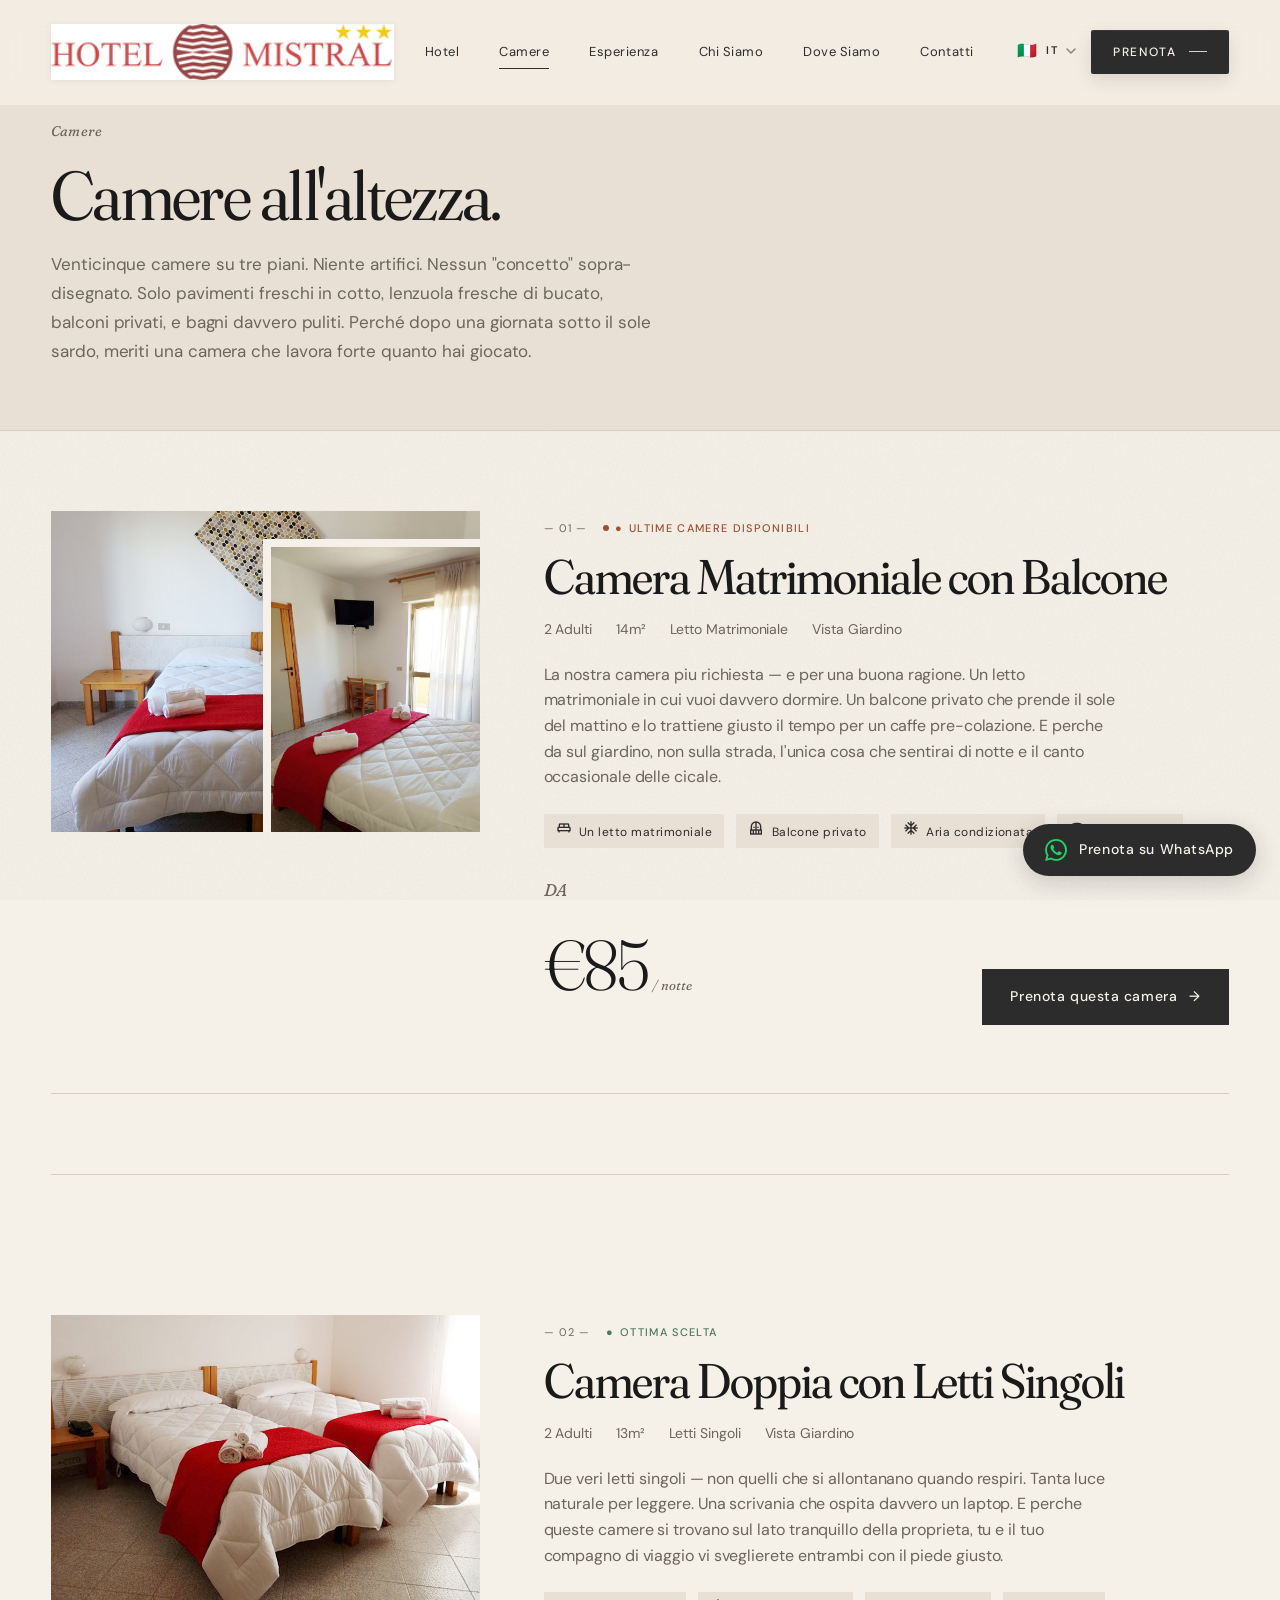
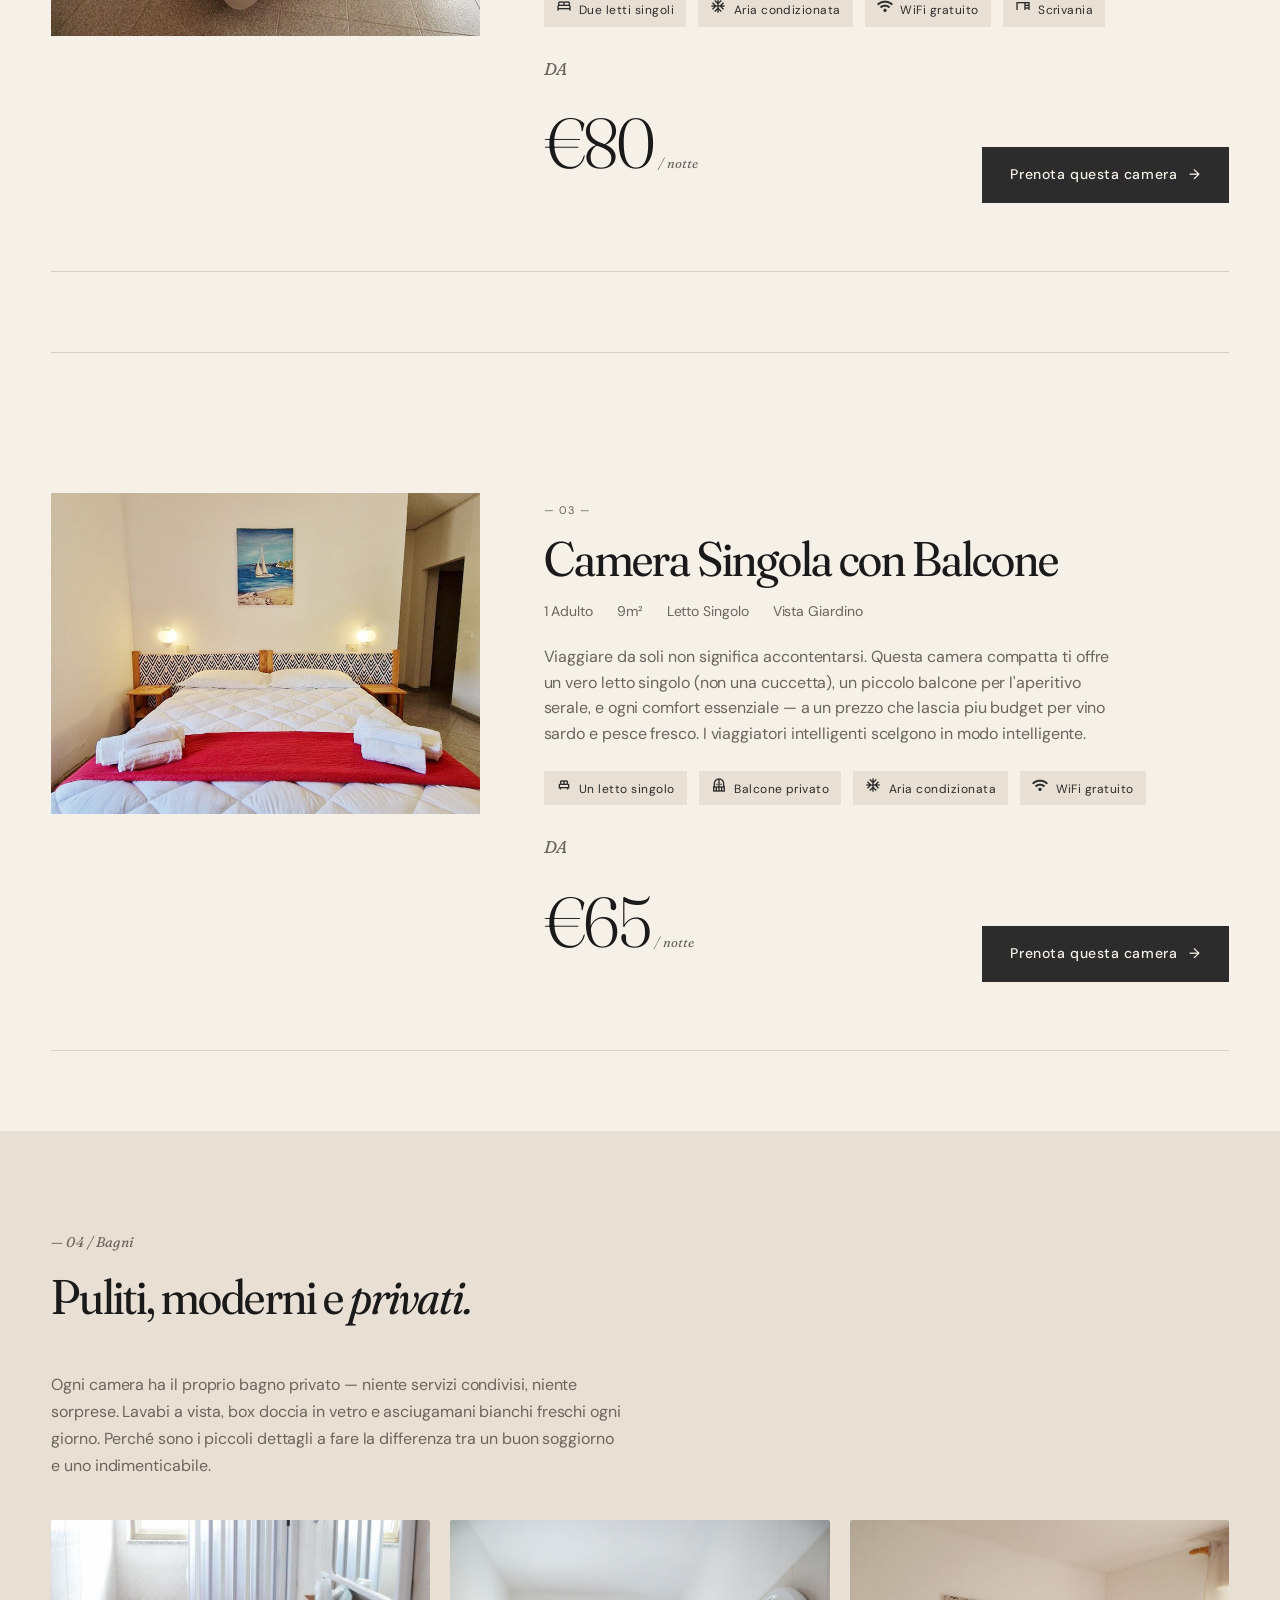
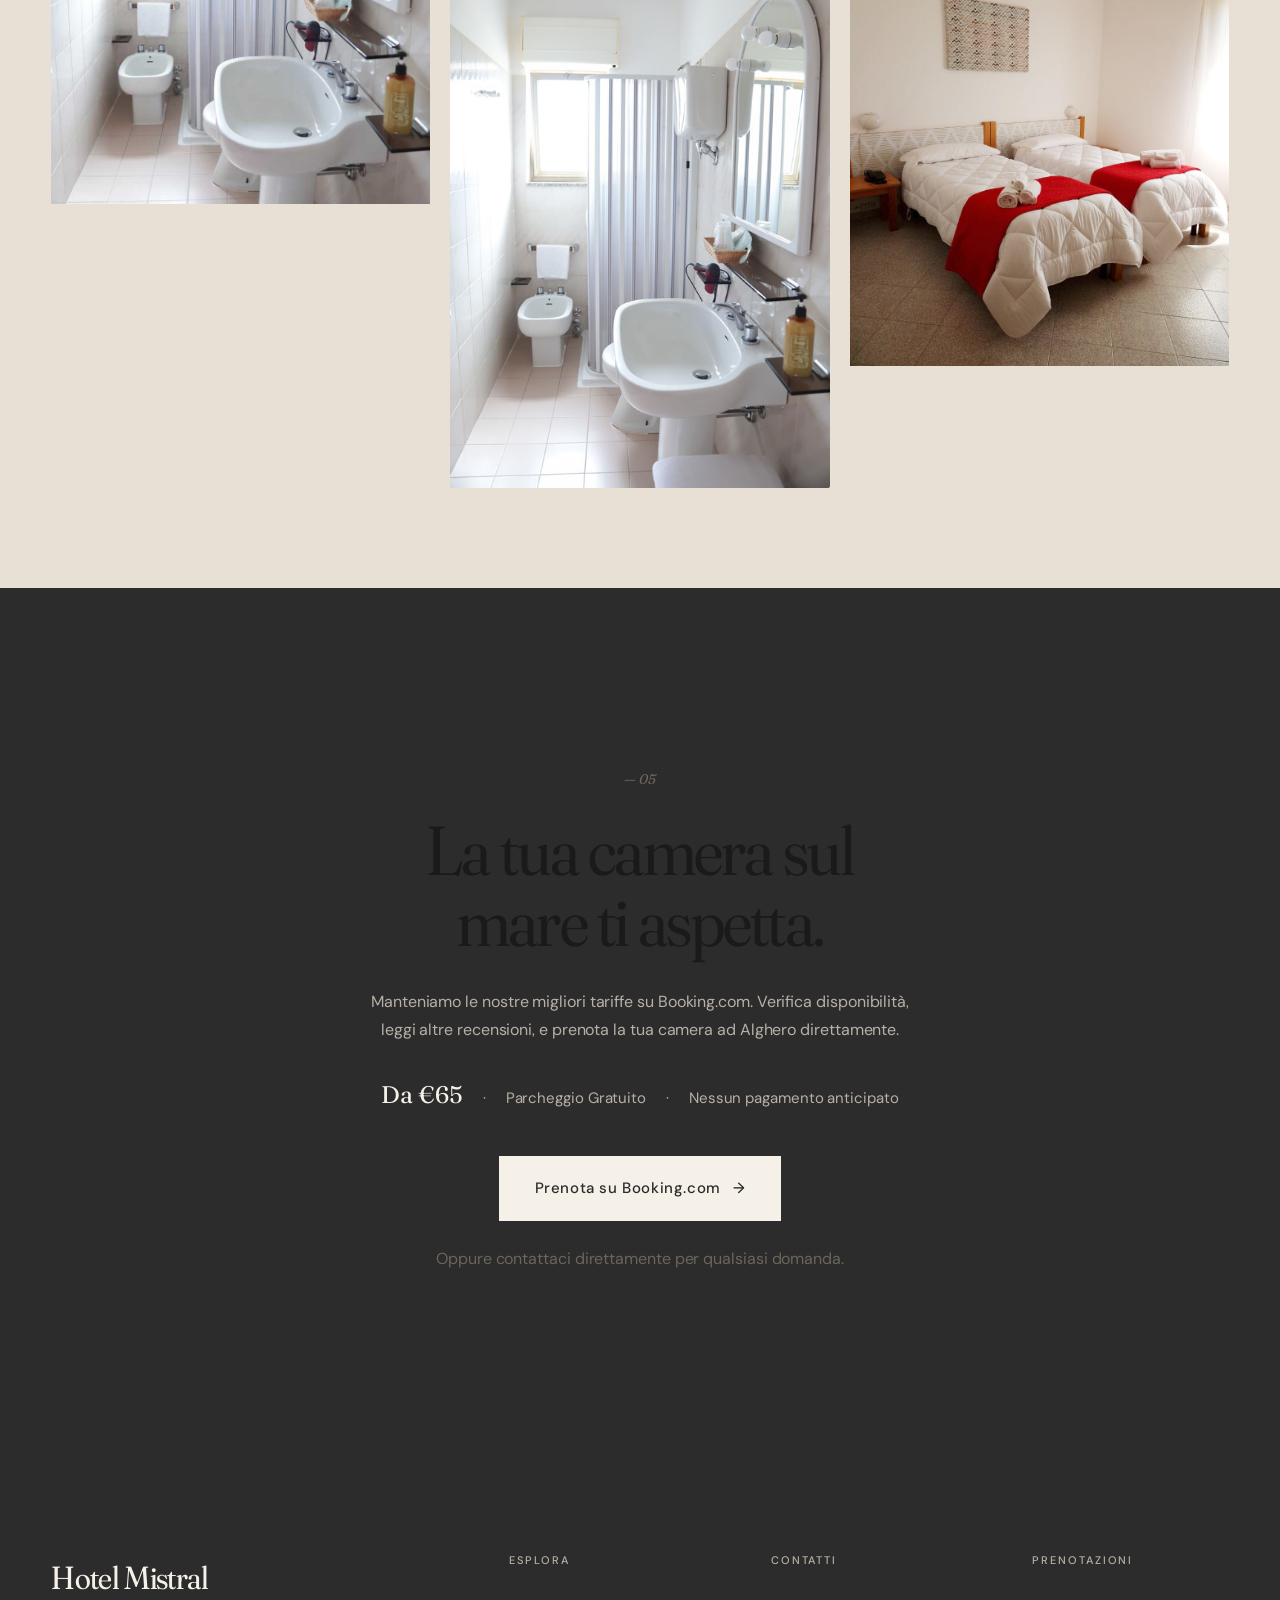
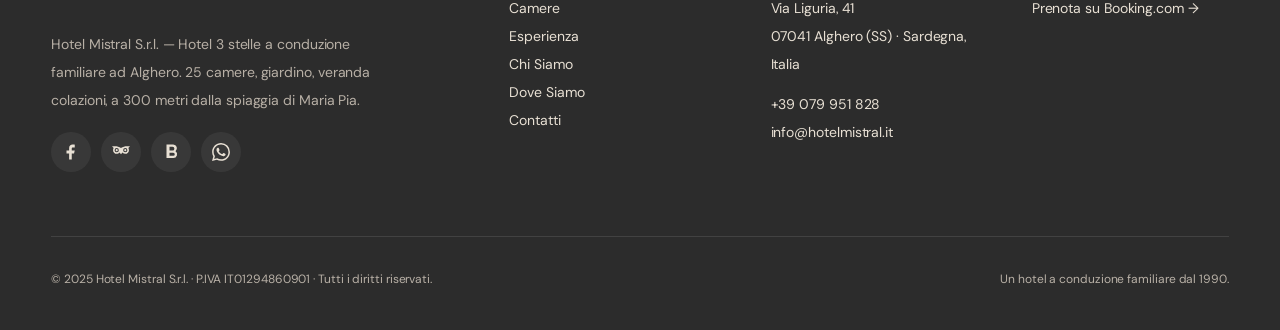
<file: rooms.html>
<!DOCTYPE html>
<html lang="it">
<head>
  <meta charset="utf-8"/>
  <meta name="viewport" content="width=device-width, initial-scale=1.0"/>
  <title data-i18n="meta.rooms_title">Rooms — Hotel Mistral Alghero</title>
  <meta name="description" data-i18n="meta.rooms_desc" content="Discover our 25 comfortable rooms at Hotel Mistral in Alghero. Choose between Double, Twin, and Single rooms, all with private bathrooms and free WiFi."/>
  
  <link rel="icon" type="image/png" sizes="196x196" href="images/favicon-196x196.png"/>
  <link rel="apple-touch-icon" sizes="152x152" href="images/apple-touch-icon-152x152.png"/>
  <link rel="preconnect" href="https://fonts.googleapis.com">
  <link rel="preconnect" href="https://fonts.gstatic.com" crossorigin>
  <link href="https://fonts.googleapis.com/css2?family=Fraunces:ital,opsz,wght,SOFT@0,9..144,300..700,30..100;1,9..144,300..700,30..100&family=DM+Sans:ital,opsz,wght@0,9..40,300..700;1,9..40,300..700&display=swap" rel="stylesheet"/>
  <link href="https://fonts.googleapis.com/css2?family=Material+Symbols+Outlined:wght,FILL@100..700,0..1&display=swap" rel="stylesheet"/>
  <link href="css/styles.css?v=9" rel="stylesheet"/>
</head>
<body data-page="rooms">
  <div class="page">

  <!-- Nav -->
  <nav class="nav" id="main-nav">
    <a href="index.html" class="nav-brand" aria-label="Hotel Mistral Alghero">
      <img src="images/logo.png" alt="" class="nav-logo" width="40" height="40"/>
      <span class="nav-brand-text">
        <span class="nav-brand-name">Mistral</span>
        <small>Alghero</small>
      </span>
    </a>
    <div class="nav-links hidden-mobile">
      <a href="index.html" data-i18n="nav.home">Hotel</a>
      <a href="rooms.html" class="active" data-i18n="nav.rooms">Rooms</a>
      <a href="experience.html" data-i18n="nav.experience">Experience</a>
      <a href="about.html" data-i18n="nav.about">About</a>
      <a href="location.html" data-i18n="nav.location">Location</a>
      <a href="contact.html" data-i18n="nav.contact">Contact</a>
    </div>
    <div class="nav-actions">
      <div class="lang-dropdown hidden-mobile" data-lang-switcher>
        <button class="lang-trigger" type="button" aria-haspopup="listbox" aria-expanded="false" aria-label="Seleziona lingua">
          <span class="lang-current-flag">🇮🇹</span>
          <span class="lang-current-code">IT</span>
          <svg class="lang-chev" viewBox="0 0 10 6" fill="none" stroke="currentColor" stroke-width="1.5" stroke-linecap="round" aria-hidden="true"><path d="M1 1l4 4 4-4"/></svg>
        </button>
        <div class="lang-menu" role="listbox">
          <button class="lang-opt active" data-lang="it" onclick="setLanguage('it')" role="option" aria-selected="true"><span class="lang-flag">🇮🇹</span><span class="lang-opt-name">Italiano</span><span class="lang-opt-check">✓</span></button>
          <button class="lang-opt" data-lang="en" onclick="setLanguage('en')" role="option"><span class="lang-flag">🇬🇧</span><span class="lang-opt-name">English</span><span class="lang-opt-check">✓</span></button>
          <button class="lang-opt" data-lang="de" onclick="setLanguage('de')" role="option"><span class="lang-flag">🇩🇪</span><span class="lang-opt-name">Deutsch</span><span class="lang-opt-check">✓</span></button>
          <button class="lang-opt" data-lang="es" onclick="setLanguage('es')" role="option"><span class="lang-flag">🇪🇸</span><span class="lang-opt-name">Español</span><span class="lang-opt-check">✓</span></button>
        </div>
      </div>
      <a href="https://www.booking.com/Share-Ju31eYQ" target="_blank" class="nav-cta hidden-mobile" data-i18n="nav.book_now">Prenota</a>
      <button class="menu-btn mobile-only" aria-label="Menu">
        <svg viewBox="0 0 24 24" fill="none" stroke="currentColor" stroke-width="2" stroke-linecap="round" aria-hidden="true"><line x1="3" y1="6" x2="21" y2="6"/><line x1="3" y1="12" x2="21" y2="12"/><line x1="3" y1="18" x2="21" y2="18"/></svg>
      </button>
    </div>
  </nav>

  <!-- Mobile Menu -->
  <div class="mobile-menu">
    <button class="menu-close" aria-label="Close menu" style="position:absolute;top:24px;right:24px;background:none;border:none;cursor:pointer;color:var(--antracite);">
      <svg width="32" height="32" viewBox="0 0 24 24" fill="none" stroke="currentColor" stroke-width="2" stroke-linecap="round" aria-hidden="true"><line x1="18" y1="6" x2="6" y2="18"/><line x1="6" y1="6" x2="18" y2="18"/></svg>
    </button>
    <a href="index.html" data-i18n="nav.home">Hotel</a>
    <a href="rooms.html" data-i18n="nav.rooms">Rooms</a>
    <a href="experience.html" data-i18n="nav.experience">Experience</a>
    <a href="about.html" data-i18n="nav.about">About</a>
    <a href="location.html" data-i18n="nav.location">Location</a>
    <a href="contact.html" data-i18n="nav.contact">Contact</a>
    <div class="lang-switcher" style="margin-top:24px" aria-label="Seleziona lingua">
      <button class="lang-btn active" data-lang="it" onclick="setLanguage('it')" title="Italiano"><span class="lang-flag">🇮🇹</span><span class="lang-code">IT</span></button>
      <button class="lang-btn" data-lang="en" onclick="setLanguage('en')" title="English"><span class="lang-flag">🇬🇧</span><span class="lang-code">EN</span></button>
      <button class="lang-btn" data-lang="de" onclick="setLanguage('de')" title="Deutsch"><span class="lang-flag">🇩🇪</span><span class="lang-code">DE</span></button>
      <button class="lang-btn" data-lang="es" onclick="setLanguage('es')" title="Español"><span class="lang-flag">🇪🇸</span><span class="lang-code">ES</span></button>
    </div>
    <a class="btn btn-primary btn-arrow" href="https://www.booking.com/Share-Ju31eYQ" target="_blank" style="margin-top:24px" data-i18n="nav.book_now">Book Now</a>
  </div>

  <section class="page-header" style="padding-top:120px;padding-bottom:64px;background:var(--beige)">
    <div class="container reveal">
      <div class="section-num" data-i18n="rooms.page_label">Accommodation</div>
      <h1 class="h-large serif" style="margin-top:16px" data-i18n="rooms.page_title" data-i18n-html="">
        Rooms that earn<br/>their <span class="italic">five stars</span> from sleep quality.
      </h1>
      <p style="margin-top:20px;max-width:50ch;color:var(--grigio)" data-i18n="rooms.page_desc">
        Twenty-five rooms across three floors. No gimmicks. No over-designed "concepts." Just cool terracotta floors, crisp linen, private balconies, and bathrooms that are actually clean. Because after a day in Sardinian sun, you deserve a room that works as hard as you played.
      </p>
    </div>
  </section>

  <section class="rooms-list" style="padding:80px 0">
    <div class="container">
      
      <!-- Double Room -->
      <article class="room-row reveal" id="double">
        <div class="img-wrap" style="position:relative">
          <img src="images/room-double-01.jpg" alt="Camera matrimoniale con balcone" style="width:100%;height:100%;object-fit:cover" />
          <img src="images/room-double-03.jpg" alt="Camera matrimoniale - dettaglio" style="position:absolute;bottom:-40px;right:-40px;width:60%;height:auto;border:8px solid var(--bianco);box-shadow:0 10px 30px rgba(0,0,0,0.1)" class="hidden-mobile" />
        </div>
        <div class="info">
          <div>
            <div style="display:flex;gap:16px;align-items:center;margin-bottom:12px">
              <span class="tiny muted">— 01 —</span>
              <span class="tag-scarce">● <span data-i18n="home.room_badge_last">Last rooms available</span></span>
            </div>
            <h2 class="h-medium serif" style="margin-bottom:16px" data-i18n="home.room_double_name">Double Room with Balcony</h2>
            <div class="specs-row">
              <span data-i18n="home.room_adults_2">2 Adults</span>
              <span>14m²</span>
              <span data-i18n="home.room_bed_queen">Queen Bed</span>
              <span data-i18n="home.room_view_garden">Garden View</span>
            </div>
            <p style="max-width:52ch;color:var(--grigio);margin-bottom:24px;line-height:1.6" data-i18n="rooms.double_desc">
              Our most requested room — and for good reason. A queen bed you actually want to sleep in. A private balcony that catches the morning sun and holds it just long enough for pre-breakfast coffee. And because it faces the garden, not the road, the only thing you'll hear at night is the occasional cicada.
            </p>
            <div class="amenities">
              <span class="amenity"><span class="material-symbols-outlined" style="font-size:16px;margin-right:4px">king_bed</span> <span data-i18n="rooms.am_double_bed">One large double bed</span></span>
              <span class="amenity"><span class="material-symbols-outlined" style="font-size:16px;margin-right:4px">balcony</span> <span data-i18n="rooms.am_balcony">Private balcony</span></span>
              <span class="amenity"><span class="material-symbols-outlined" style="font-size:16px;margin-right:4px">ac_unit</span> <span data-i18n="rooms.am_ac">Air conditioning</span></span>
              <span class="amenity"><span class="material-symbols-outlined" style="font-size:16px;margin-right:4px">wifi</span> <span data-i18n="rooms.am_wifi">Free WiFi</span></span>
            </div>
          </div>

          <div class="price-cta">
            <div>
              <div class="price-from" data-i18n="home.room_from">From</div>
              <div><span class="price-num-lg">€85</span> <span class="price-night" data-i18n="common.per_night">/night</span></div>
            </div>
            <div style="display:flex;gap:12px">
              <a href="https://www.booking.com/Share-Ju31eYQ" target="_blank" class="btn btn-primary btn-arrow" data-i18n="rooms.book_btn">Book this room</a>
            </div>
          </div>
        </div>
      </article>

      <div class="divider-sm" style="margin:80px auto;width:100%;height:1px;background:var(--beige-scuro)"></div>

      <!-- Twin Room -->
      <article class="room-row reveal" id="twin">
        <div class="img-wrap" style="position:relative">
          <img src="images/room-twin-01.jpg" alt="Camera doppia con due letti singoli" style="width:100%;height:100%;object-fit:cover" />
        </div>
        <div class="info">
          <div>
            <div style="display:flex;gap:16px;align-items:center;margin-bottom:12px">
              <span class="tiny muted">— 02 —</span>
              <span class="tag-good">● <span data-i18n="home.room_badge_good">Good choice</span></span>
            </div>
            <h2 class="h-medium serif" style="margin-bottom:16px" data-i18n="home.room_twin_name">Twin Room</h2>
            <div class="specs-row">
              <span data-i18n="home.room_adults_2">2 Adults</span>
              <span>13m²</span>
              <span data-i18n="home.room_beds_twin">Twin Beds</span>
              <span data-i18n="home.room_view_garden">Garden View</span>
            </div>
            <p style="max-width:52ch;color:var(--grigio);margin-bottom:24px;line-height:1.6" data-i18n="rooms.twin_desc">
              Two real single beds — not the ones that slide apart when you breathe. Plenty of natural light for reading. A writing desk that actually fits a laptop. And because these rooms sit on the quiet side of the property, you and your travel buddy will both wake up on the right side of the bed.
            </p>
            <div class="amenities">
              <span class="amenity"><span class="material-symbols-outlined" style="font-size:16px;margin-right:4px">bed</span> <span data-i18n="rooms.am_twin_beds">Two single beds</span></span>
              <span class="amenity"><span class="material-symbols-outlined" style="font-size:16px;margin-right:4px">ac_unit</span> <span data-i18n="rooms.am_ac">Air conditioning</span></span>
              <span class="amenity"><span class="material-symbols-outlined" style="font-size:16px;margin-right:4px">wifi</span> <span data-i18n="rooms.am_wifi">Free WiFi</span></span>
              <span class="amenity"><span class="material-symbols-outlined" style="font-size:16px;margin-right:4px">desk</span> <span data-i18n="rooms.am_desk">Writing desk</span></span>
            </div>
          </div>

          <div class="price-cta">
            <div>
              <div class="price-from" data-i18n="home.room_from">From</div>
              <div><span class="price-num-lg">€80</span> <span class="price-night" data-i18n="common.per_night">/night</span></div>
            </div>
            <div style="display:flex;gap:12px">
              <a href="https://www.booking.com/Share-Ju31eYQ" target="_blank" class="btn btn-primary btn-arrow" data-i18n="rooms.book_btn">Book this room</a>
            </div>
          </div>
        </div>
      </article>

      <div class="divider-sm" style="margin:80px auto;width:100%;height:1px;background:var(--beige-scuro)"></div>

      <!-- Single Room -->
      <article class="room-row reveal" id="single">
        <div class="img-wrap" style="position:relative">
          <img src="images/room-double-04.jpg" alt="Camera matrimoniale con balcone" style="width:100%;height:100%;object-fit:cover" />
        </div>
        <div class="info">
          <div>
            <div style="display:flex;gap:16px;align-items:center;margin-bottom:12px">
              <span class="tiny muted">— 03 —</span>
            </div>
            <h2 class="h-medium serif" style="margin-bottom:16px" data-i18n="home.room_single_name">Single Room with Balcony</h2>
            <div class="specs-row">
              <span data-i18n="home.room_adults_1">1 Adult</span>
              <span>9m²</span>
              <span data-i18n="home.room_bed_single">Single Bed</span>
              <span data-i18n="home.room_view_garden">Garden View</span>
            </div>
            <p style="max-width:52ch;color:var(--grigio);margin-bottom:24px;line-height:1.6" data-i18n="rooms.single_desc">
              Solo travel doesn't mean settling. This compact room gives you a proper single bed (not a bunk), a small balcony for evening aperitivo, and every essential amenity — at a price that leaves more budget for Sardinian wine and seafood. Smart travellers choose smart.
            </p>
            <div class="amenities">
              <span class="amenity"><span class="material-symbols-outlined" style="font-size:16px;margin-right:4px">single_bed</span> <span data-i18n="rooms.am_single_bed">One single bed</span></span>
              <span class="amenity"><span class="material-symbols-outlined" style="font-size:16px;margin-right:4px">balcony</span> <span data-i18n="rooms.am_balcony">Private balcony</span></span>
              <span class="amenity"><span class="material-symbols-outlined" style="font-size:16px;margin-right:4px">ac_unit</span> <span data-i18n="rooms.am_ac">Air conditioning</span></span>
              <span class="amenity"><span class="material-symbols-outlined" style="font-size:16px;margin-right:4px">wifi</span> <span data-i18n="rooms.am_wifi">Free WiFi</span></span>
            </div>
          </div>

          <div class="price-cta">
            <div>
              <div class="price-from" data-i18n="home.room_from">From</div>
              <div><span class="price-num-lg">€65</span> <span class="price-night" data-i18n="common.per_night">/night</span></div>
            </div>
            <div style="display:flex;gap:12px">
              <a href="https://www.booking.com/Share-Ju31eYQ" target="_blank" class="btn btn-primary btn-arrow" data-i18n="rooms.book_btn">Book this room</a>
            </div>
          </div>
        </div>
      </article>

    </div>
  </section>

  <!-- BATHROOMS -->
  <section class="gallery-section" style="background:var(--beige)">
    <div class="container">
      <div class="reveal">
        <div class="section-num">— 04 / <span data-i18n="rooms.bathrooms_label">Bathrooms</span></div>
        <h2 class="h-medium serif" style="margin-top:16px;max-width:20ch" data-i18n="rooms.bathrooms_title" data-i18n-html="">
          Clean, modern, and <em>private.</em>
        </h2>
        <p style="margin-top:16px;max-width:52ch;color:var(--grigio);line-height:1.7" data-i18n="rooms.bathrooms_desc">
          Every room has its own bathroom — no shared facilities, no surprises. Vessel sinks, glass shower enclosures, and fresh white towels daily. Because the little details are what separate a good stay from a great one.
        </p>
      </div>
      <div class="bathroom-grid reveal reveal-delay-1" style="margin-top:40px">
        <div class="img-wrap img-rounded">
          <img src="images/room-bathroom.jpg" alt="Bagno privato in camera" />
        </div>
        <div class="img-wrap img-rounded">
          <img src="images/room-bathroom-2.jpg" alt="Bagno con doccia e lavabo" />
        </div>
        <div class="img-wrap img-rounded">
          <img src="images/room-twin-02.jpg" alt="Camera doppia - dettaglio" />
        </div>
      </div>
    </div>
  </section>

  <!-- CTA FINALE -->
  <section class="cta-final" style="background:var(--antracite);color:var(--bianco)">
    <div class="container" style="text-align:center">
      <div class="section-num" style="color:var(--grigio);border-color:var(--grigio)">— 05</div>
      <h2 class="h-large serif" style="margin-top:24px" data-i18n="home.cta_title">
        Ready to slow down?
      </h2>
      <p style="margin-top:16px;color:var(--grigio-chiaro);max-width:50ch;margin-left:auto;margin-right:auto" data-i18n="home.cta_desc">
        We keep our best rates on Booking.com. Check availability, read more reviews, and reserve your room in Alghero directly.
      </p>
      
      <div class="meta" style="color:var(--grigio-chiaro);border-color:var(--grigio);margin-top:32px">
        <b style="font-family:var(--serif);font-size:24px;color:var(--bianco);font-weight:400" data-i18n="common.from_price">From €65</b>
        <span style="margin:0 16px">·</span>
        <span data-i18n="common.free_parking">Free Parking</span>
        <span style="margin:0 16px">·</span>
        <span data-i18n="common.no_prepayment">No Prepayment</span>
      </div>

      <div style="margin-top:40px">
        <a href="https://www.booking.com/Share-Ju31eYQ" target="_blank" class="btn btn-primary btn-arrow" style="background:var(--bianco);color:var(--antracite);padding:20px 36px;font-size:15px;display:inline-flex" data-i18n="home.cta_book">
          Book on Booking.com
        </a>
      </div>
      <div style="margin-top:24px;color:var(--grigio)">
        <span data-i18n="home.cta_or_contact" data-i18n-html="">Or <a href="contact.html" style="text-decoration:underline">contact us directly</a> for any questions.</span>
      </div>
    </div>
  </section>

  <!-- Footer -->
  <footer class="footer" id="contatti">
    <div class="container">
      <div class="footer-grid">
        <div>
          <div class="brand-mark" data-i18n="location.address_name">Hotel Mistral</div>
          <p style="max-width:32ch;color:var(--grigio-chiaro)" data-i18n="footer.desc">
            A family-run 3-star hotel in Alghero, Sardinia. 25 rooms, a garden, and a five-minute walk to Maria Pia Beach.
          </p>
          <div class="footer-socials" aria-label="Social">
            <a href="https://www.facebook.com/hotelmistralalghero/" target="_blank" rel="noopener" aria-label="Facebook">
              <svg viewBox="0 0 24 24" fill="currentColor" aria-hidden="true"><path d="M13 22v-8h3l1-4h-4V7.5C13 6.6 13.3 6 14.6 6H17V2.2C16.6 2.1 15.4 2 14.1 2 11.4 2 9.5 3.7 9.5 6.7V10H6v4h3.5v8H13Z"/></svg>
            </a>
            <a href="https://www.tripadvisor.it/Hotel_Review-g187880-d277462-Reviews-Hotel_Mistral-Alghero_Province_of_Sassari_Sardinia.html" target="_blank" rel="noopener" aria-label="TripAdvisor">
              <svg viewBox="0 0 24 24" fill="currentColor" aria-hidden="true"><path d="M12 6.6c-2.4-1.5-5.2-2.2-7.9-2.2H0l2.2 2.4a4.9 4.9 0 0 0-.8 2.7c0 2.7 2.2 4.9 4.9 4.9 1.5 0 2.9-.7 3.8-1.8L12 14.9l1.9-2.3a4.9 4.9 0 0 0 3.8 1.8c2.7 0 4.9-2.2 4.9-4.9 0-1-.3-1.9-.8-2.7L24 4.4h-4.1c-2.7 0-5.5.7-7.9 2.2Zm-5.7 5.7a2.8 2.8 0 1 1 0-5.6 2.8 2.8 0 0 1 0 5.6Zm11.4 0a2.8 2.8 0 1 1 0-5.6 2.8 2.8 0 0 1 0 5.6Zm-11.4-1.4a1.4 1.4 0 1 0 0-2.8 1.4 1.4 0 0 0 0 2.8Zm11.4 0a1.4 1.4 0 1 0 0-2.8 1.4 1.4 0 0 0 0 2.8Z"/></svg>
            </a>
            <a href="https://www.booking.com/Share-Ju31eYQ" target="_blank" rel="noopener" aria-label="Booking.com">
              <svg viewBox="0 0 24 24" fill="currentColor" aria-hidden="true"><path d="M6 2h9a5 5 0 0 1 3 8.9A5 5 0 0 1 15 20H6V2Zm4 3v5h4a2.5 2.5 0 0 0 0-5h-4Zm0 8v4h5a2 2 0 1 0 0-4h-5Z"/></svg>
            </a>
            <a href="https://wa.me/393472479796?text=Salve,%20vorrei%20verificare%20la%20disponibilit%C3%A0%20presso%20Hotel%20Mistral." target="_blank" rel="noopener" aria-label="WhatsApp">
              <svg viewBox="0 0 24 24" fill="currentColor" aria-hidden="true"><path d="M17.472 14.382c-.297-.149-1.758-.867-2.03-.967-.273-.099-.471-.148-.67.15-.197.297-.767.966-.94 1.164-.173.199-.347.223-.644.075-.297-.15-1.255-.463-2.39-1.475-.883-.788-1.48-1.761-1.653-2.059-.173-.297-.018-.458.13-.606.134-.133.298-.347.446-.52.149-.174.198-.298.298-.497.099-.198.05-.371-.025-.52-.075-.149-.669-1.612-.916-2.207-.242-.579-.487-.5-.669-.51-.173-.008-.371-.01-.57-.01-.198 0-.52.074-.792.372-.272.297-1.04 1.016-1.04 2.479 0 1.462 1.065 2.875 1.213 3.074.149.198 2.096 3.2 5.077 4.487.709.306 1.262.489 1.694.625.712.227 1.36.195 1.871.118.571-.085 1.758-.719 2.006-1.413.248-.694.248-1.289.173-1.413-.074-.124-.272-.198-.57-.347m-5.421 7.403h-.004a9.87 9.87 0 01-5.031-1.378l-.361-.214-3.741.982.998-3.648-.235-.374a9.86 9.86 0 01-1.51-5.26c.001-5.45 4.436-9.884 9.888-9.884 2.64 0 5.122 1.03 6.988 2.898a9.825 9.825 0 012.893 6.994c-.003 5.45-4.437 9.884-9.885 9.884m8.413-18.297A11.815 11.815 0 0012.05 0C5.495 0 .16 5.335.157 11.892c0 2.096.547 4.142 1.588 5.945L.057 24l6.305-1.654a11.882 11.882 0 005.683 1.448h.005c6.554 0 11.890-5.335 11.893-11.893a11.821 11.821 0 00-3.48-8.413Z"/></svg>
            </a>
          </div>
        </div>
        <div>
          <h4 data-i18n="footer.explore">Explore</h4>
          <ul>
            <li><a href="rooms.html" data-i18n="nav.rooms">Rooms</a></li>
            <li><a href="experience.html" data-i18n="nav.experience">Experience</a></li>
            <li><a href="about.html" data-i18n="nav.about">About</a></li>
            <li><a href="location.html" data-i18n="nav.location">Location</a></li>
            <li><a href="contact.html" data-i18n="nav.contact">Contact</a></li>
          </ul>
        </div>
        <div>
          <h4 data-i18n="footer.contact">Contact</h4>
          <ul>
            <li data-i18n="location.address_street">Via Liguria 41</li>
            <li data-i18n="location.address_city">07041 Alghero (SS)</li>
            <li style="margin-top:12px" data-i18n="location.phone">+39 079 792 028</li>
            <li data-i18n="location.email">info@hotelmistral.it</li>
          </ul>
        </div>
        <div>
          <h4 data-i18n="footer.booking">Booking</h4>
          <ul>
            <li><a href="https://www.booking.com/Share-Ju31eYQ" target="_blank" data-i18n="footer.book">Book on Booking.com →</a></li>
          </ul>
        </div>
      </div>
      <div class="footer-bottom">
        <span data-i18n="footer.copyright">© 2025 Hotel Mistral. Tutti i diritti riservati.</span>
        <span data-i18n="footer.tagline">A family-run hotel since 1990.</span>
      </div>
    </div>
  </footer>
</div>


  <!-- WhatsApp Floating CTA -->
  <a href="https://wa.me/393472479796?text=Hello,%20I%20would%20like%20to%20check%20availability%20at%20Hotel%20Mistral." target="_blank" class="whatsapp-float" aria-label="Book on WhatsApp" data-i18n-aria-label="common.book_whatsapp">
    <svg width="26" height="26" viewBox="0 0 24 24" fill="currentColor" aria-hidden="true"><path d="M17.472 14.382c-.297-.149-1.758-.867-2.03-.967-.273-.099-.471-.148-.67.15-.197.297-.767.966-.94 1.164-.173.199-.347.223-.644.075-.297-.15-1.255-.463-2.39-1.475-.883-.788-1.48-1.761-1.653-2.059-.173-.297-.018-.458.13-.606.134-.133.298-.347.446-.52.149-.174.198-.298.298-.497.099-.198.05-.371-.025-.52-.075-.149-.669-1.612-.916-2.207-.242-.579-.487-.5-.669-.51-.173-.008-.371-.01-.57-.01-.198 0-.52.074-.792.372-.272.297-1.04 1.016-1.04 2.479 0 1.462 1.065 2.875 1.213 3.074.149.198 2.096 3.2 5.077 4.487.709.306 1.262.489 1.694.625.712.227 1.36.195 1.871.118.571-.085 1.758-.719 2.006-1.413.248-.694.248-1.289.173-1.413-.074-.124-.272-.198-.57-.347m-5.421 7.403h-.004a9.87 9.87 0 01-5.031-1.378l-.361-.214-3.741.982.998-3.648-.235-.374a9.86 9.86 0 01-1.51-5.26c.001-5.45 4.436-9.884 9.888-9.884 2.64 0 5.122 1.03 6.988 2.898a9.825 9.825 0 012.893 6.994c-.003 5.45-4.437 9.884-9.885 9.884m8.413-18.297A11.815 11.815 0 0012.05 0C5.495 0 .16 5.335.157 11.892c0 2.096.547 4.142 1.588 5.945L.057 24l6.305-1.654a11.882 11.882 0 005.683 1.448h.005c6.554 0 11.890-5.335 11.893-11.893a11.821 11.821 0 00-3.48-8.413Z"/></svg>
    <span class="whatsapp-float-text" data-i18n="common.book_whatsapp">Book on WhatsApp</span>
    <span class="whatsapp-float-num">+39 347 247 9796</span>
  </a>

  <script src="js/translations.js?v=9"></script>
  <script src="js/i18n.js?v=9"></script>
  <script src="js/main.js?v=9"></script>
</body>
</html>
</file>
<file: css/styles.css>
/* ============================================
   CALENDAR — Booking Assistant
   ============================================ */

.calendar-section {
  background: var(--beige);
  padding: clamp(110px, 14vw, 180px) 0;
}

.calendar-section .container {
  max-width: 960px;
}

.calendar-title {
  text-align: center;
  margin-bottom: 40px;
}

.calendar-hint {
  font-size: 15px;
  color: var(--grigio);
  margin-top: 12px;
  font-style: italic;
  font-family: var(--serif);
}

.calendar-wrap {
  background: var(--bianco);
  border: 1px solid var(--beige-scuro);
  padding: 40px;
}

@media (max-width: 720px) {
  .calendar-wrap {
    padding: 24px 20px;
  }
}

.calendar-dates-bar {
  display: grid;
  grid-template-columns: 1fr auto 1fr auto 1fr auto 1fr auto;
  gap: 0;
  background: var(--beige);
  border: 1px solid var(--beige-scuro);
  margin-bottom: 32px;
  align-items: stretch;
}

.calendar-date-field {
  padding: 16px 20px;
  display: flex;
  flex-direction: column;
  gap: 4px;
  min-width: 0;
}

.calendar-date-field label {
  font-size: 10px;
  letter-spacing: 0.14em;
  text-transform: uppercase;
  color: var(--grigio);
  font-weight: 500;
}

.calendar-date-field span {
  font-family: var(--serif);
  font-size: 18px;
  color: var(--antracite);
  white-space: nowrap;
  overflow: hidden;
  text-overflow: ellipsis;
}

.calendar-date-field .guest-stepper {
  display: flex;
  align-items: center;
  gap: 12px;
}

.guest-stepper button {
  width: 26px;
  height: 26px;
  border-radius: 50%;
  background: var(--bianco);
  color: var(--antracite);
  font-size: 15px;
  display: flex;
  align-items: center;
  justify-content: center;
  border: 1px solid var(--beige-scuro);
  transition: all 0.2s ease;
  line-height: 1;
}

.guest-stepper button:hover {
  background: var(--antracite);
  color: var(--bianco);
  border-color: var(--antracite);
}

.guest-stepper span {
  font-family: var(--sans);
  font-size: 15px;
  min-width: 20px;
  text-align: center;
}

.calendar-date-sep {
  width: 1px;
  background: var(--beige-scuro);
}

.calendar-clear {
  padding: 16px 20px;
  font-size: 11px;
  letter-spacing: 0.1em;
  text-transform: uppercase;
  color: var(--grigio);
  background: transparent;
  transition: color 0.2s ease;
  white-space: nowrap;
}

.calendar-clear:hover {
  color: var(--terracotta);
}

@media (max-width: 720px) {
  .calendar-dates-bar {
    grid-template-columns: 1fr 1fr;
  }
  .calendar-date-sep,
  .calendar-clear {
    display: none;
  }
  .calendar-date-field:nth-child(7) {
    grid-column: 1 / -1;
    flex-direction: row;
    align-items: center;
    justify-content: space-between;
  }
}

.calendar-grid-wrap {
  display: grid;
  grid-template-columns: 1fr 1fr;
  gap: 56px;
}

@media (max-width: 720px) {
  .calendar-grid-wrap {
    grid-template-columns: 1fr;
    gap: 32px;
  }
}

.calendar-month-header {
  display: flex;
  justify-content: space-between;
  align-items: center;
  margin-bottom: 24px;
}

.calendar-month-name {
  font-family: var(--serif);
  font-size: 24px;
  color: var(--antracite);
  font-weight: 400;
}

.calendar-nav {
  display: flex;
  gap: 8px;
}

.calendar-nav-btn {
  width: 36px;
  height: 36px;
  display: flex;
  align-items: center;
  justify-content: center;
  border-radius: 50%;
  background: var(--beige);
  color: var(--antracite);
  font-size: 18px;
  transition: all 0.2s ease;
  border: none;
}

.calendar-nav-btn:hover:not(:disabled) {
  background: var(--antracite);
  color: var(--bianco);
}

.calendar-nav-btn:disabled {
  opacity: 0.3;
  cursor: not-allowed;
}

.calendar-weekdays {
  display: grid;
  grid-template-columns: repeat(7, 1fr);
  gap: 4px;
  margin-bottom: 12px;
}

.calendar-weekdays span {
  text-align: center;
  font-size: 10px;
  letter-spacing: 0.12em;
  text-transform: uppercase;
  color: var(--grigio);
  padding: 6px 0;
  font-weight: 500;
}

.calendar-days {
  display: grid;
  grid-template-columns: repeat(7, 1fr);
  gap: 4px;
}

.calendar-day {
  width: 100%;
  aspect-ratio: 1;
  display: flex;
  align-items: center;
  justify-content: center;
  background: transparent;
  border: none;
  border-radius: 50%;
  font-size: 15px;
  font-family: var(--sans);
  color: var(--antracite);
  cursor: pointer;
  transition: all 0.2s ease;
  position: relative;
  padding: 0;
}

.calendar-day:hover:not(:disabled):not(.selected-start):not(.selected-end) {
  background: var(--beige);
  transform: scale(1.1);
}

.calendar-day:disabled {
  color: var(--grigio-chiaro);
  cursor: not-allowed;
  opacity: 0.35;
}

.calendar-day.today {
  font-weight: 600;
}

.calendar-day.today::after {
  content: '';
  position: absolute;
  bottom: 5px;
  width: 4px;
  height: 4px;
  border-radius: 50%;
  background: var(--antracite);
}

.calendar-day.in-range {
  background: var(--beige);
  border-radius: 50%;
}

.calendar-day.in-range-preview {
  background: rgba(232, 224, 212, 0.5);
  border-radius: 50%;
}

.calendar-day.selected-start,
.calendar-day.selected-end {
  background: var(--antracite);
  color: var(--bianco);
  font-weight: 500;
  box-shadow: 0 2px 8px rgba(44,44,44,0.25);
}

.calendar-day.selected-start::after,
.calendar-day.selected-end::after {
  display: none;
}

.calendar-day.preview-end {
  background: var(--grigio);
  color: var(--bianco);
}

.calendar-cta-wrap {
  margin-top: 40px;
  display: flex;
  flex-direction: column;
  align-items: center;
  gap: 16px;
  opacity: 0;
  transform: translateY(16px);
  pointer-events: none;
  transition: opacity 0.5s ease, transform 0.5s ease;
}

.calendar-cta-wrap.active {
  opacity: 1;
  transform: translateY(0);
  pointer-events: auto;
}

.calendar-cta-title {
  font-family: var(--serif);
  font-size: 28px;
  color: var(--antracite);
  margin-bottom: 8px;
  text-align: center;
}

.calendar-cta-primary {
  padding: 18px 36px;
  font-size: 14px;
}

.calendar-cta-secondary {
  padding: 16px 36px;
  font-size: 14px;
  border: 1px solid var(--beige-scuro);
  background: transparent;
  color: var(--antracite);
  display: inline-flex;
  align-items: center;
  gap: 10px;
  letter-spacing: 0.04em;
  font-weight: 500;
  transition: all 0.2s ease;
}

.calendar-cta-secondary:hover {
  background: var(--beige);
  border-color: var(--beige-scuro);
}

.calendar-whatsapp-num {
  font-size: 13px;
  color: var(--grigio);
  letter-spacing: 0.04em;
  margin-top: 4px;
}

@media (max-width: 720px) {
  .calendar-cta-wrap {
    align-items: stretch;
  }
  .calendar-cta-title {
    font-size: 24px;
  }
  .calendar-cta-primary,
  .calendar-cta-secondary {
    justify-content: center;
    width: 100%;
  }
}
/* Hotel Mistral — sistema visivo */

:root {
  --bianco: #F5F0E8;
  --beige: #E8E0D4;
  --beige-scuro: #D9CFBF;
  --grigio: #6B655C;          /* darkened from #8A8279 for WCAG AA (5.1:1 on bianco) */
  --grigio-chiaro: #B8B0A6;
  --antracite: #2C2C2C;
  --inchiostro: #1A1A1A;
  --mare: #3D5A68;            /* slightly deeper for AA on bianco */
  --terracotta: #A04E2E;      /* darkened for AA (4.7:1 on bianco) */

  --serif: "Fraunces", "Cormorant Garamond", Georgia, serif;
  --sans: "DM Sans", -apple-system, BlinkMacSystemFont, "Helvetica Neue", sans-serif;
  --mono: "JetBrains Mono", ui-monospace, monospace;

  --max: 1280px;
  --gutter: clamp(20px, 4vw, 56px);
}

* { box-sizing: border-box; margin: 0; padding: 0; }

html { scroll-behavior: smooth; }

body {
  font-family: var(--sans);
  font-size: 16px;
  line-height: 1.7;
  color: var(--antracite);
  background: var(--bianco);
  -webkit-font-smoothing: antialiased;
  -moz-osx-font-smoothing: grayscale;
  font-feature-settings: "kern", "liga", "calt", "ss01";
  font-variation-settings: "opsz" 14;
  text-rendering: optimizeLegibility;
  letter-spacing: -0.005em;
}

img { display: block; max-width: 100%; }

button { font: inherit; cursor: pointer; border: none; background: none; color: inherit; }

a { color: inherit; text-decoration: none; }

/* Atmospheric paper grain — very subtle, behind everything */
body::before {
  content: "";
  position: fixed;
  inset: 0;
  z-index: 1;
  pointer-events: none;
  opacity: 0.045;
  mix-blend-mode: multiply;
  background-image: url("data:image/svg+xml;utf8,<svg xmlns='http://www.w3.org/2000/svg' viewBox='0 0 400 400'><filter id='n'><feTurbulence type='fractalNoise' baseFrequency='0.9' numOctaves='2' stitchTiles='stitch'/><feColorMatrix values='0 0 0 0 0 0 0 0 0 0 0 0 0 0 0 0 0 0 0.6 0'/></filter><rect width='100%25' height='100%25' filter='url(%23n)'/></svg>");
}
body > * { position: relative; z-index: 2; }
.nav { z-index: 100 !important; }
.modal-backdrop, .mobile-menu, .whatsapp-float { z-index: 200; }
.whatsapp-float { z-index: 9999; }

/* Tipografia editoriale — Fraunces variable */
.serif {
  font-family: var(--serif);
  font-weight: 400;
  letter-spacing: -0.012em;
  font-feature-settings: "kern", "liga", "calt", "onum", "ss01";
  font-variation-settings: "opsz" 144, "SOFT" 50;
}
.serif.italic, .italic {
  font-style: italic;
  font-feature-settings: "kern", "liga", "calt", "swsh", "onum", "ss01";
  font-variation-settings: "opsz" 144, "SOFT" 80;
}
.eyebrow {
  font-family: var(--sans);
  font-size: 11px;
  letter-spacing: 0.24em;
  text-transform: uppercase;
  color: var(--grigio);
  font-weight: 500;
  display: inline-flex;
  align-items: center;
}
.eyebrow::before {
  content: "";
  display: inline-block;
  width: 28px;
  height: 1px;
  background: currentColor;
  vertical-align: middle;
  margin-right: 14px;
  opacity: 0.55;
}
.section-num {
  font-family: var(--serif);
  font-style: italic;
  font-size: 14px;
  color: var(--grigio);
  letter-spacing: 0.01em;
  font-variation-settings: "opsz" 14, "SOFT" 80;
}

h1, h2, h3 {
  font-family: var(--serif);
  font-weight: 400;
  letter-spacing: -0.022em;
  line-height: 1.02;
  text-wrap: balance;
  font-feature-settings: "kern", "liga", "calt", "ss01";
  font-variation-settings: "opsz" 144, "SOFT" 50;
  color: var(--inchiostro);
}

.h-display {
  font-size: clamp(52px, 8vw, 124px);
  line-height: 0.94;
  letter-spacing: -0.035em;
  max-width: 14ch;
  font-weight: 350;
  font-variation-settings: "opsz" 144, "SOFT" 30;
}
.h-large   {
  font-size: clamp(38px, 5.4vw, 72px);
  line-height: 1.02;
  max-width: 18ch;
  letter-spacing: -0.025em;
  font-weight: 380;
  font-variation-settings: "opsz" 144, "SOFT" 40;
}
.h-medium  {
  font-size: clamp(28px, 3.8vw, 50px);
  line-height: 1.08;
  max-width: 22ch;
  letter-spacing: -0.02em;
  font-weight: 400;
  font-variation-settings: "opsz" 96, "SOFT" 50;
}
.h-small   {
  font-size: clamp(22px, 2.6vw, 34px);
  line-height: 1.12;
  letter-spacing: -0.015em;
  font-weight: 400;
  font-variation-settings: "opsz" 48, "SOFT" 50;
}

.italic {
  font-style: italic;
  font-variation-settings: "opsz" 144, "SOFT" 80;
}
.h-display .italic, .h-large .italic { font-variation-settings: "opsz" 144, "SOFT" 100; }

/* Layout */
.container { max-width: var(--max); margin: 0 auto; padding: 0 var(--gutter); }
.section { padding: clamp(110px, 16vw, 220px) 0; }
.section-tight { padding: clamp(72px, 11vw, 140px) 0; }

.divider { height: 1px; background: var(--beige-scuro); border: none; }

/* Pulsanti */
.btn {
  display: inline-flex;
  align-items: center;
  gap: 12px;
  padding: 16px 28px;
  font-size: 14px;
  letter-spacing: 0.04em;
  font-weight: 500;
  border-radius: 0;
  transition: all 200ms ease;
  white-space: nowrap;
}
.btn-primary {
  background: var(--antracite);
  color: var(--bianco);
}
.btn-primary:hover { background: var(--inchiostro); transform: translateY(-1px); }
.btn-ghost {
  background: transparent;
  color: var(--antracite);
  border-bottom: 1px solid var(--antracite);
  padding: 8px 0;
}
.btn-ghost:hover { color: var(--mare); border-color: var(--mare); }
.btn-arrow::after { content: "→"; transition: transform 200ms ease; display: inline-block; }
.btn:hover .btn-arrow::after,
.btn-arrow:hover::after,
.room-card:hover .btn-arrow::after,
.room-card:focus-visible .btn-arrow::after { transform: translateX(4px); }

/* Pricing inline */
.price-from {
  font-family: var(--serif);
  font-size: 17px;
  color: var(--grigio);
  font-style: italic;
  font-variation-settings: "opsz" 24, "SOFT" 100;
  letter-spacing: -0.01em;
}
.price-num {
  font-family: var(--serif);
  font-size: clamp(28px, 2.8vw, 38px);
  color: var(--inchiostro);
  font-weight: 350;
  font-variation-settings: "opsz" 48, "SOFT" 30;
  letter-spacing: -0.025em;
  font-feature-settings: "tnum", "lnum";
}
.price-num-lg {
  font-family: var(--serif);
  font-size: clamp(48px, 5.5vw, 72px);
  color: var(--inchiostro);
  letter-spacing: -0.03em;
  font-weight: 300;
  font-variation-settings: "opsz" 144, "SOFT" 30;
}
.price-night { font-size: 13px; color: var(--grigio); font-style: italic; font-family: var(--serif); }
.stats-strip {
  display: grid;
  grid-template-columns: repeat(3, 1fr);
  gap: clamp(24px, 4vw, 56px);
  margin-top: 64px;
  padding-top: 40px;
  border-top: 1px solid var(--beige-scuro);
}
.services-grid {
  display: grid;
  grid-template-columns: 1fr 1fr;
  gap: 10px 36px;
}
@media (min-width: 1024px) { .services-grid { grid-template-columns: 1fr 1fr 1fr; } }
.srv-item {
  display: flex;
  align-items: baseline;
  gap: 12px;
  padding: 12px 0;
  border-bottom: 1px solid var(--beige-scuro);
  font-size: 14.5px;
  color: var(--inchiostro);
}
.srv-item::before {
  content: "—";
  color: var(--grigio-chiaro);
  font-family: var(--serif);
  font-size: 14px;
}
.stat { display: flex; flex-direction: column; gap: 8px; }
.stat-num {
  font-family: var(--serif);
  font-size: clamp(48px, 5vw, 64px);
  font-weight: 300;
  font-variation-settings: "opsz" 144, "SOFT" 30;
  letter-spacing: -0.04em;
  font-feature-settings: "tnum", "lnum";
  line-height: 1;
  color: var(--inchiostro);
}
.stat-num .stat-plus {
  font-size: 0.45em;
  vertical-align: 0.55em;
  color: var(--grigio);
  font-weight: 400;
  letter-spacing: 0;
  margin-left: 2px;
}
.stat-label {
  font-family: var(--sans);
  font-size: 11px;
  letter-spacing: 0.22em;
  text-transform: uppercase;
  color: var(--grigio);
  font-weight: 500;
}

/* Tag scarsità */
.tag-scarce {
  display: inline-flex;
  align-items: center;
  gap: 6px;
  font-size: 11px;
  letter-spacing: 0.12em;
  text-transform: uppercase;
  color: var(--terracotta);
  font-weight: 500;
}
.tag-scarce::before {
  content: ""; width: 6px; height: 6px; border-radius: 50%;
  background: var(--terracotta);
  animation: pulse 2s infinite;
}
@keyframes pulse { 0%,100% {opacity:1} 50% {opacity:0.4} }

.tag-good {
  display: inline-flex; align-items: center; gap: 6px;
  font-size: 11px; letter-spacing: 0.12em; text-transform: uppercase;
  color: #4a7a5a; font-weight: 500;
}

/* Nav */
.nav {
  position: fixed; top: 0; left: 0; right: 0; z-index: 100;
  display: flex; align-items: center; justify-content: space-between;
  padding: 24px var(--gutter);
  background: rgba(245, 240, 232, 0.78);
  backdrop-filter: saturate(140%) blur(16px);
  -webkit-backdrop-filter: saturate(140%) blur(16px);
  transition: background 300ms ease, border-color 300ms ease, padding 300ms ease;
  border-bottom: 1px solid transparent;
}
.nav.scrolled {
  padding: 18px var(--gutter);
  background: rgba(245, 240, 232, 0.92);
  border-bottom-color: var(--beige-scuro);
}
.nav-brand {
  display: flex;
  align-items: center;
  gap: 0;
  color: var(--inchiostro);
  text-decoration: none;
}
/* Logo is a 300x49 horizontal lockup — let it breathe at its native ratio */
.nav-logo {
  height: 56px;
  width: auto;
  object-fit: contain;
  display: block;
  flex-shrink: 0;
  filter: drop-shadow(0 1px 3px rgba(26,26,26,0.08));
  transition: transform 280ms cubic-bezier(0.16, 1, 0.3, 1), height 280ms ease;
}
.nav-brand:hover .nav-logo { transform: scale(1.03); }
/* Brand text is now redundant with the horizontal logo — hide it. */
.nav-brand-text { display: none; }
.nav.scrolled .nav-logo { height: 46px; }

@media (max-width: 720px) {
  .nav-logo { height: 44px; }
  .nav.scrolled .nav-logo { height: 38px; }
}
@media (max-width: 400px) {
  .nav-logo { height: 38px; }
  .nav.scrolled .nav-logo { height: 34px; }
}
.nav-links { display: flex; gap: 40px; font-size: 13px; letter-spacing: 0.04em; }
.nav-links a {
  color: var(--antracite);
  position: relative;
  padding: 6px 0;
  font-weight: 400;
  transition: color 250ms ease;
}
.nav-links a:hover { color: var(--inchiostro); }
.nav-links a::after {
  content:""; position:absolute; left:50%; right:50%; bottom:0; height:1px;
  background: var(--antracite);
  transition: left 350ms cubic-bezier(0.16,1,0.3,1), right 350ms cubic-bezier(0.16,1,0.3,1);
}
.nav-links a:hover::after { left: 0; right: 0; }
.nav-links a.active::after { left: 0; right: 0; }
/* Premium Prenota CTA */
.nav-cta {
  position: relative;
  display: inline-flex;
  align-items: center;
  gap: 10px;
  padding: 12px 22px 12px 22px;
  font-family: var(--sans);
  font-size: 12px;
  font-weight: 500;
  letter-spacing: 0.14em;
  text-transform: uppercase;
  background: var(--antracite);
  color: var(--bianco);
  border-radius: 2px;
  box-shadow: 0 1px 0 rgba(255,255,255,0.06) inset, 0 6px 18px rgba(26,26,26,0.12);
  overflow: hidden;
  transition: background 240ms ease, transform 240ms ease, box-shadow 240ms ease, letter-spacing 240ms ease;
}
.nav-cta::after {
  content: "";
  width: 18px; height: 1px;
  background: currentColor;
  display: inline-block;
  transition: width 280ms cubic-bezier(0.16,1,0.3,1), background 240ms ease;
  margin-left: 2px;
  opacity: 0.85;
}
.nav-cta::before {
  content: "";
  position: absolute; inset: 0;
  background: linear-gradient(135deg, rgba(255,255,255,0.08) 0%, transparent 45%);
  opacity: 0;
  transition: opacity 320ms ease;
  pointer-events: none;
}
.nav-cta:hover {
  background: var(--inchiostro);
  letter-spacing: 0.18em;
  box-shadow: 0 1px 0 rgba(255,255,255,0.08) inset, 0 10px 28px rgba(26,26,26,0.22);
}
.nav-cta:hover::after { width: 26px; }
.nav-cta:hover::before { opacity: 1; }
.nav-cta:active { transform: translateY(1px); }
.menu-btn {
  background: none; border: none; cursor: pointer;
  padding: 8px; display: flex; align-items: center; justify-content: center;
  color: var(--antracite);
}
.menu-btn .material-symbols-outlined { font-size: 28px; }
.nav-actions { flex-shrink: 0; }

@media (max-width: 720px) {
  .nav-links { display: none; }
  .nav-cta { display: none; }
}

/* Hero zoom animation (triggered by JS) */
.hero-zoom-active { animation: heroZoom 8s ease-out forwards; }

/* Mobile sticky CTA */
.mobile-cta {
  display: none;
  position: fixed; bottom: 0; left: 0; right: 0; z-index: 90;
  padding: 12px 16px;
  background: var(--bianco);
  border-top: 1px solid var(--beige-scuro);
  align-items: center; justify-content: space-between; gap: 12px;
}
.mobile-cta-price { font-family: var(--serif); font-size: 16px; }
.mobile-cta-price small { font-size: 11px; color: var(--grigio); display:block; letter-spacing: 0.08em; text-transform: uppercase; }
.mobile-cta button { padding: 12px 20px; font-size: 13px; }
@media (max-width: 720px) {
  .mobile-cta { display: flex; }
  body { padding-bottom: 72px; }
}

/* Image slot tweaks */
image-slot {
  background: var(--beige);
  color: var(--grigio);
}

/* Utility */
.row { display: flex; }
.col { display: flex; flex-direction: column; }
.gap-8 { gap: 8px; } .gap-12 { gap: 12px; } .gap-16 { gap: 16px; }
.gap-24 { gap: 24px; } .gap-32 { gap: 32px; } .gap-48 { gap: 48px; }
.center { align-items: center; }
.between { justify-content: space-between; }
.wrap { flex-wrap: wrap; }
.muted { color: var(--grigio); }
.small { font-size: 13px; }
.tiny { font-size: 11px; letter-spacing: 0.1em; text-transform: uppercase; }

/* Hero */
.hero { padding-top: 160px; padding-bottom: clamp(60px, 10vw, 140px); }
.hero-grid {
  display: grid;
  grid-template-columns: 1fr 1.05fr;
  gap: clamp(40px, 7vw, 100px);
  align-items: end;
  min-height: calc(100vh - 220px);
}
.hero-left { padding-bottom: clamp(20px, 4vw, 60px); }
.hero-ctas {
  display: flex;
  gap: 14px;
  margin-top: 36px;
  flex-wrap: wrap;
  align-items: center;
}
.hero-ctas .btn-whatsapp { padding: 16px 26px; font-size: 13px; }
@media (max-width: 480px) {
  .hero-ctas { gap: 12px; }
  .hero-ctas .btn,
  .hero-ctas .btn-whatsapp { width: 100%; justify-content: center; }
}

.hero-meta { display: flex; gap: 28px; flex-wrap: wrap; font-size: 13px; color: var(--grigio); margin-top: 36px; align-items: baseline; }
.hero-meta > span { display: inline-flex; gap: 10px; align-items: baseline; letter-spacing: 0.02em; }
.hero-meta > span + span::before { content:"·"; color: var(--grigio-chiaro); margin-right: 6px; }
.hero-meta .price-line { gap: 8px; }
.hero-image { position: relative; height: 100%; min-height: 60vh; }
.hero-image image-slot { width: 100%; height: 100%; min-height: 60vh; }
.hero-caption {
  position: absolute; bottom: 20px; left: 20px;
  font-size: 10px; letter-spacing: 0.16em; text-transform: uppercase;
  color: var(--bianco); font-weight: 500;
  padding: 8px 14px;
  background: rgba(26, 26, 26, 0.55);
  backdrop-filter: blur(8px) saturate(120%);
  -webkit-backdrop-filter: blur(8px) saturate(120%);
}

@media (max-width: 860px) {
  .hero-grid { grid-template-columns: 1fr; min-height: auto; }
  .hero-image { min-height: 70vw; }
  .hero-image image-slot { min-height: 70vw; }
}

/* Intro */
.intro-grid {
  display: grid;
  grid-template-columns: 1fr 1.8fr;
  gap: clamp(48px, 10vw, 140px);
  align-items: start;
}
.intro-body p {
  font-size: clamp(17px, 1.3vw, 20px);
  line-height: 1.78;
  margin-bottom: 1.5em;
  max-width: 60ch;
  color: rgba(44,44,44,0.82);
}
.intro-body p:first-child {
  font-family: var(--serif);
  font-size: clamp(26px, 3.2vw, 42px);
  line-height: 1.22;
  letter-spacing: -0.018em;
  color: var(--inchiostro);
  margin-bottom: 1.5em;
  font-weight: 400;
  font-variation-settings: "opsz" 96, "SOFT" 50;
  max-width: 24ch;
}
@media (max-width: 720px) { .intro-grid { grid-template-columns: 1fr; } }

/* Camere — griglia */
.rooms-grid {
  display: grid;
  grid-template-columns: repeat(3, 1fr);
  gap: clamp(20px, 3vw, 40px);
}
@media (max-width: 960px) { .rooms-grid { grid-template-columns: 1fr; } }

.room-card {
  display: flex; flex-direction: column;
  cursor: pointer;
  outline: none;
}
.room-card .img-wrap {
  aspect-ratio: 4/5;
  margin-bottom: 20px;
  overflow: hidden;
  position: relative;
  background: var(--beige);
}
.room-card .img-wrap::after {
  content: "";
  position: absolute; inset: 0;
  background: linear-gradient(180deg, transparent 60%, rgba(26,26,26,0.18));
  opacity: 0;
  transition: opacity 400ms ease;
  pointer-events: none;
}
.room-card .img-wrap img,
.room-card image-slot {
  width: 100%; height: 100%;
  transition: transform 800ms cubic-bezier(0.16, 1, 0.3, 1);
}
.room-card:hover .img-wrap img,
.room-card:focus-visible .img-wrap img,
.room-card:hover image-slot { transform: scale(1.04); }
.room-card:hover .img-wrap::after,
.room-card:focus-visible .img-wrap::after { opacity: 1; }
.room-card:focus-visible .img-wrap {
  outline: 2px solid var(--antracite);
  outline-offset: 4px;
}
.room-card .meta-line { display: flex; justify-content: space-between; align-items: baseline; gap: 16px; margin-bottom: 6px; }
.room-card h3 {
  font-size: clamp(24px, 2.2vw, 30px);
  position: relative;
  display: inline-block;
  font-weight: 400;
  letter-spacing: -0.018em;
  font-variation-settings: "opsz" 96, "SOFT" 50;
}
.room-card h3::after {
  content: "";
  position: absolute;
  left: 0; right: 0; bottom: -3px;
  height: 1px;
  background: currentColor;
  transform: scaleX(0);
  transform-origin: left;
  transition: transform 400ms cubic-bezier(0.16, 1, 0.3, 1);
}
.room-card:hover h3::after,
.room-card:focus-visible h3::after { transform: scaleX(0.4); }
.room-card .specs { color: var(--grigio); font-size: 13px; margin-bottom: 8px; }
.room-card .from {
  font-family: var(--serif); font-size: 15px;
  color: var(--grigio); font-style: italic;
  font-variation-settings: "opsz" 24, "SOFT" 100;
}
.room-card .from b {
  font-style: normal;
  color: var(--inchiostro);
  font-weight: 350;
  font-size: 28px;
  margin-left: 4px;
  font-variation-settings: "opsz" 48, "SOFT" 30;
  letter-spacing: -0.02em;
  font-feature-settings: "tnum", "lnum";
}

/* Esperienza */
.exp-grid {
  display: grid;
  grid-template-columns: 1.2fr 1fr;
  gap: clamp(40px, 6vw, 100px);
  align-items: center;
}
.exp-image { aspect-ratio: 5/6; }
.exp-image image-slot { width: 100%; height: 100%; }
.exp-text h2 { margin-bottom: 32px; }
.exp-text p { font-size: clamp(16px, 1.3vw, 19px); line-height: 1.85; max-width: 50ch; margin-bottom: 1.4em; color: rgba(44,44,44,0.85); }
@media (max-width: 860px) { .exp-grid { grid-template-columns: 1fr; } }

/* Recensioni */
.reviews { background: var(--beige); }
.reviews-grid {
  display: grid;
  grid-template-columns: 1fr 2fr;
  gap: clamp(40px, 8vw, 120px);
  align-items: start;
}
.score-block { display: flex; align-items: baseline; gap: 14px; }
.score {
  font-family: var(--serif);
  font-size: clamp(80px, 9vw, 120px);
  line-height: 1;
  letter-spacing: -0.045em;
  font-weight: 300;
  font-variation-settings: "opsz" 144, "SOFT" 30;
  font-feature-settings: "tnum", "lnum";
  color: var(--inchiostro);
}
.score-side { display: flex; flex-direction: column; gap: 4px; padding-bottom: 8px; }
.score-side strong { font-family: var(--serif); font-size: 22px; font-weight: 400; }
.score-side small { font-size: 12px; color: var(--grigio); }

.review-quote {
  font-family: var(--serif);
  font-size: clamp(22px, 2.6vw, 34px);
  line-height: 1.35;
  font-style: italic;
  font-variation-settings: "opsz" 144, "SOFT" 100;
  letter-spacing: -0.018em;
  color: var(--inchiostro);
  margin-bottom: 28px;
  font-weight: 380;
}
.review-quote::before {
  content: "\201C";
  font-size: 1.6em;
  line-height: 0;
  vertical-align: -0.25em;
  color: var(--grigio-chiaro);
  margin-right: 0.05em;
}
.review-attr { font-size: 13px; color: var(--grigio); letter-spacing: 0.06em; }

.highlights { display: grid; grid-template-columns: repeat(3, 1fr); gap: 24px; margin-top: 48px; padding-top: 32px; border-top: 1px solid var(--beige-scuro); }
.highlight strong { font-family: var(--serif); font-size: 20px; display: block; margin-bottom: 4px; }
.highlight span { font-size: 13px; color: var(--grigio); }
@media (max-width: 720px) { .reviews-grid, .highlights { grid-template-columns: 1fr; } }

/* Posizione */
.location-grid {
  display: grid;
  grid-template-columns: 1fr 1.5fr;
  gap: clamp(40px, 6vw, 80px);
  align-items: stretch;
}
.distance-list { list-style: none; }
.distance-list li {
  display: grid;
  grid-template-columns: 80px 1fr auto;
  gap: 24px;
  padding: 28px 0;
  border-bottom: 1px solid var(--beige-scuro);
  align-items: baseline;
}
.distance-list li:first-child { border-top: 1px solid var(--beige-scuro); }
.distance-list .km {
  font-family: var(--serif);
  font-size: 32px;
  color: var(--inchiostro);
  font-weight: 350;
  font-variation-settings: "opsz" 96, "SOFT" 30;
  letter-spacing: -0.025em;
  font-feature-settings: "tnum", "lnum";
}
.distance-list .place { font-size: 17px; font-weight: 400; }
.distance-list .meta { font-size: 11px; color: var(--grigio); letter-spacing: 0.18em; text-transform: uppercase; font-weight: 500; }
.map-wrap { aspect-ratio: 4/5; min-height: 400px; background: var(--beige); position: relative; overflow: hidden; }
@media (max-width: 860px) { .location-grid { grid-template-columns: 1fr; } .map-wrap { aspect-ratio: 4/3; } }

/* CTA finale */
.cta-final { text-align: center; padding: clamp(100px, 14vw, 180px) 0; }
.cta-final h2 { max-width: 18ch; margin: 0 auto 32px; }
.cta-final .meta { color: var(--grigio); margin-bottom: 40px; font-size: 15px; }

/* Footer */
.footer {
  background: var(--antracite); color: var(--beige);
  padding: clamp(64px, 10vw, 100px) 0 40px;
}
.footer-grid { display: grid; grid-template-columns: 2fr 1fr 1fr 1fr; gap: clamp(32px, 5vw, 64px); margin-bottom: 64px; }
.footer h4 { font-family: var(--sans); font-size: 11px; letter-spacing: 0.18em; text-transform: uppercase; color: var(--grigio-chiaro); margin-bottom: 24px; font-weight: 500; }
.footer p, .footer li { font-size: 14px; line-height: 2; color: var(--beige); }
.footer ul { list-style: none; }
.footer a:hover { color: var(--bianco); }
.footer .brand-mark {
  font-family: var(--serif);
  font-size: 32px;
  margin-bottom: 24px;
  color: var(--bianco);
  font-weight: 400;
  font-variation-settings: "opsz" 96, "SOFT" 50;
  letter-spacing: -0.02em;
}
.footer-bottom { padding-top: 32px; border-top: 1px solid rgba(255,255,255,0.1); display: flex; justify-content: space-between; align-items: center; gap: 16px; flex-wrap: wrap; font-size: 12px; color: var(--grigio-chiaro); line-height: 1.8; }
.footer-socials { display: flex; gap: 10px; margin-top: 18px; flex-wrap: wrap; }
.footer-socials a {
  display: inline-flex; align-items: center; justify-content: center;
  width: 40px; height: 40px; border-radius: 999px;
  background: rgba(255,255,255,0.06);
  color: var(--beige);
  transition: background 0.25s ease, color 0.25s ease, transform 0.25s ease;
}
.footer-socials a:hover { background: rgba(255,255,255,0.14); color: var(--bianco); transform: translateY(-2px); }
.footer-socials svg { width: 18px; height: 18px; }
@media (max-width: 720px) {
  .footer-grid { grid-template-columns: 1fr 1fr; gap: 40px 28px; margin-bottom: 48px; }
  .footer-grid > div:first-child { grid-column: 1 / -1; padding-bottom: 8px; border-bottom: 1px solid rgba(255,255,255,0.08); margin-bottom: 8px; }
  .footer-bottom { flex-direction: column; text-align: center; gap: 8px; }
  .footer-socials { justify-content: flex-start; }
}

/* Booking widget */
.booking-bar {
  background: var(--bianco);
  border: 1px solid var(--beige-scuro);
  padding: 18px;
  display: grid;
  grid-template-columns: 1fr 1fr 1fr auto;
  gap: 1px;
  background-color: var(--beige-scuro);
  margin-top: 48px;
  max-width: 720px;
}
.booking-field {
  background: var(--bianco);
  padding: 12px 16px;
  display: flex; flex-direction: column; gap: 2px;
  cursor: pointer;
  transition: background 150ms ease;
}
.booking-field:hover { background: #fcf9f3; }
.booking-field label { font-size: 10px; letter-spacing: 0.14em; text-transform: uppercase; color: var(--grigio); }
.booking-field .value { font-family: var(--serif); font-size: 17px; color: var(--antracite); }
.booking-field input { border: none; background: none; font-family: var(--serif); font-size: 17px; color: var(--antracite); width: 100%; outline: none; padding: 0; }
.booking-submit {
  background: var(--antracite); color: var(--bianco);
  padding: 0 32px;
  font-size: 13px; letter-spacing: 0.06em;
  display: flex; align-items: center; gap: 10px;
  transition: background 200ms ease;
}
.booking-submit:hover { background: var(--inchiostro); }
@media (max-width: 720px) {
  .booking-bar { grid-template-columns: 1fr 1fr; }
  .booking-submit { grid-column: 1 / -1; padding: 16px; justify-content: center; }
}

/* Modal prenotazione */
.modal-backdrop {
  position: fixed; inset: 0; z-index: 200;
  background: rgba(26,26,26,0.5);
  backdrop-filter: blur(4px);
  display: flex; align-items: center; justify-content: center;
  padding: 20px;
  animation: fade 200ms ease;
}
@keyframes fade { from { opacity: 0; } to { opacity: 1; } }
.modal {
  background: var(--bianco);
  width: 100%; max-width: 560px;
  max-height: 90vh; overflow-y: auto;
  padding: 48px;
  position: relative;
  animation: slide 300ms cubic-bezier(0.2, 0.8, 0.2, 1);
}
@keyframes slide { from { transform: translateY(20px); opacity: 0; } to { transform: translateY(0); opacity: 1; } }
.modal-close {
  position: absolute; top: 20px; right: 20px;
  width: 36px; height: 36px;
  display: flex; align-items: center; justify-content: center;
  font-size: 22px; color: var(--grigio);
}
.modal-close:hover { color: var(--antracite); }
.modal h3 { font-size: 32px; margin-bottom: 8px; }
.modal-section { margin: 32px 0; }
.modal-section h4 { font-size: 11px; letter-spacing: 0.16em; text-transform: uppercase; color: var(--grigio); margin-bottom: 16px; font-family: var(--sans); font-weight: 500; }
.modal input, .modal select {
  width: 100%; padding: 14px 16px;
  border: 1px solid var(--beige-scuro);
  background: var(--bianco);
  font-family: var(--sans); font-size: 15px;
  color: var(--antracite);
  outline: none;
  transition: border-color 150ms ease;
}
.modal input:focus, .modal select:focus { border-color: var(--antracite); }
.modal-row { display: grid; grid-template-columns: 1fr 1fr; gap: 12px; }
.summary { background: var(--beige); padding: 24px; margin: 24px 0; }
.summary-line { display: flex; justify-content: space-between; padding: 6px 0; font-size: 14px; }
.summary-total { display: flex; justify-content: space-between; padding-top: 16px; margin-top: 12px; border-top: 1px solid var(--beige-scuro); font-family: var(--serif); font-size: 22px; }

/* Camere — pagina lista */
.page-header {
  padding: 160px 0 80px;
  border-bottom: 1px solid var(--beige-scuro);
}
.page-header h1 { margin-bottom: 16px; }
.page-header p { color: var(--grigio); font-size: 17px; max-width: 50ch; }

.rooms-list { padding: 80px 0 120px; }
.room-row {
  display: grid;
  grid-template-columns: 1fr 1.6fr;
  gap: clamp(32px, 5vw, 64px);
  padding: 60px 0;
  border-bottom: 1px solid var(--beige-scuro);
}
.room-row:first-child { padding-top: 0; }
.room-row .img-wrap { aspect-ratio: 4/3; }
.room-row image-slot { width: 100%; height: 100%; }
.room-row .info { display: flex; flex-direction: column; justify-content: space-between; padding: 8px 0; }
.room-row h2 { margin-bottom: 12px; }
.room-row .specs-row { display: flex; gap: 24px; flex-wrap: wrap; color: var(--grigio); font-size: 14px; margin-bottom: 20px; }
.room-row .amenities { display: flex; gap: 12px; flex-wrap: wrap; margin-bottom: 28px; }
.room-row .amenity { font-size: 12px; padding: 6px 12px; background: var(--beige); color: var(--antracite); letter-spacing: 0.04em; }
.room-row .price-cta { display: flex; justify-content: space-between; align-items: end; gap: 24px; flex-wrap: wrap; }
@media (max-width: 860px) { .room-row { grid-template-columns: 1fr; } }

/* Pagina dettaglio */
.room-detail { padding-top: 120px; }
.gallery {
  display: grid;
  grid-template-columns: 2fr 1fr 1fr;
  grid-template-rows: 1fr 1fr;
  gap: 8px;
  height: 70vh;
  margin-bottom: 64px;
}
.gallery > *:first-child { grid-row: 1 / 3; }
.gallery image-slot { width: 100%; height: 100%; }
@media (max-width: 720px) { .gallery { grid-template-columns: 1fr 1fr; height: auto; aspect-ratio: 4/3; } }

.detail-grid {
  display: grid;
  grid-template-columns: 1fr 380px;
  gap: clamp(32px, 5vw, 80px);
  padding-bottom: 120px;
  align-items: start;
}
.detail-main h1 { margin-bottom: 24px; }
.detail-specs { display: flex; gap: 32px; padding: 24px 0; border-top: 1px solid var(--beige-scuro); border-bottom: 1px solid var(--beige-scuro); margin-bottom: 40px; flex-wrap: wrap; }
.detail-specs > div { display: flex; flex-direction: column; }
.detail-specs strong { font-family: var(--serif); font-size: 22px; font-weight: 400; }
.detail-specs small { font-size: 11px; letter-spacing: 0.1em; text-transform: uppercase; color: var(--grigio); }

.detail-desc p { font-size: 17px; line-height: 1.7; max-width: 60ch; margin-bottom: 1em; }

.amenities-grid { display: grid; grid-template-columns: 1fr 1fr; gap: 16px; margin-top: 40px; }
.amenity-line { padding: 14px 0; border-bottom: 1px solid var(--beige-scuro); font-size: 15px; display: flex; justify-content: space-between; align-items: center; }
.amenity-line::before { content: "—"; color: var(--grigio); margin-right: 12px; }

.booking-card {
  background: var(--bianco);
  border: 1px solid var(--beige-scuro);
  padding: 32px;
  position: sticky;
  top: 100px;
}
.booking-card h3 { font-size: 24px; margin-bottom: 4px; }
.booking-card .price-line { display: flex; align-items: baseline; gap: 8px; padding: 16px 0 24px; border-bottom: 1px solid var(--beige-scuro); margin-bottom: 24px; }
.booking-card .field { padding: 12px 0; border-bottom: 1px solid var(--beige-scuro); }
.booking-card label { font-size: 10px; letter-spacing: 0.14em; text-transform: uppercase; color: var(--grigio); display: block; margin-bottom: 4px; }
.booking-card .value { font-family: var(--serif); font-size: 17px; }
.booking-card input { width: 100%; border: none; background: none; outline: none; font-family: var(--serif); font-size: 17px; padding: 0; }
.booking-card .btn-primary { width: 100%; justify-content: center; margin-top: 20px; padding: 18px; }
.booking-card .reassure { font-size: 12px; color: var(--grigio); margin-top: 16px; text-align: center; line-height: 1.6; }
@media (max-width: 960px) { .detail-grid { grid-template-columns: 1fr; } .booking-card { position: static; } }

/* Page transitions — opacity only, no transform (transform creates a containing block that breaks position:fixed on .mobile-menu) */
.page { animation: pageIn 400ms ease both; }
@keyframes pageIn { from { opacity: 0; } to { opacity: 1; } }

/* ============================================
   SITE-SPECIFIC ADDITIONS
   (multi-page HTML compatibility)
   ============================================ */

/* Material Symbols */
.material-symbols-outlined {
  font-variation-settings: 'FILL' 0, 'wght' 400, 'GRAD' 0, 'opsz' 24;
}

/* Style <em> in headings to match the italic span used in legacy markup */
.h-display em, .h-large em, .h-medium em, .h-small em, .serif em {
  font-style: italic;
  font-variation-settings: "opsz" 96, "SOFT" 50;
}

/* Mobile Menu */
.mobile-menu {
  position: fixed;
  top: 0; right: 0; bottom: 0; left: 0;
  z-index: 1000;
  background: var(--bianco);
  display: flex; flex-direction: column;
  align-items: center; justify-content: center; gap: 1.5rem;
  opacity: 0; visibility: hidden; pointer-events: none;
  transition: opacity 0.35s ease, visibility 0s linear 0.35s;
  overflow-y: auto;
  padding: 80px 24px 40px;
  -webkit-overflow-scrolling: touch;
}
.mobile-menu.active {
  opacity: 1;
  visibility: visible;
  pointer-events: auto;
  transition: opacity 0.35s ease, visibility 0s linear 0s;
}
.mobile-menu a {
  font-family: var(--serif); font-size: 1.65rem;
  color: var(--antracite); transition: color 0.3s ease;
  text-align: center;
}
.mobile-menu a:hover, .mobile-menu a:active { color: var(--mare); }
/* Keep btn colors inside mobile menu — otherwise primary CTA goes dark-on-dark */
.mobile-menu a.btn-primary,
.mobile-menu a.btn.btn-primary { color: var(--bianco); font-family: var(--sans); font-size: 14px; }
.mobile-menu a.btn-primary:hover { color: var(--bianco); }

/* Language Switcher — flag-based (legacy flat row, used in mobile menu) */
.lang-switcher { display: flex; align-items: center; gap: 2px; }
.lang-btn {
  background: transparent; border: none; cursor: pointer;
  display: flex; flex-direction: column; align-items: center; gap: 2px;
  padding: 5px 7px; border-radius: 6px;
  transition: background 0.22s ease, transform 0.22s ease, opacity 0.22s ease;
  opacity: 0.52;
}
.lang-btn:hover { background: rgba(44,44,44,0.07); opacity: 0.85; transform: translateY(-1px); }
.lang-btn.active { opacity: 1; background: rgba(44,44,44,0.1); }
.lang-flag { font-size: 18px; line-height: 1.1; display: block; }
.lang-code {
  font-family: var(--sans); font-size: 9px; font-weight: 600;
  letter-spacing: 0.08em; text-transform: uppercase;
  color: var(--grigio); line-height: 1;
}
.lang-btn.active .lang-code { color: var(--antracite); }

/* Premium collapsed language dropdown (nav bar) */
.lang-dropdown {
  position: relative;
  display: inline-flex;
  align-items: center;
}
.lang-trigger {
  display: inline-flex;
  align-items: center;
  gap: 8px;
  padding: 8px 10px 8px 12px;
  background: transparent;
  border: 1px solid transparent;
  border-radius: 999px;
  cursor: pointer;
  color: var(--antracite);
  font-family: var(--sans);
  font-size: 11px;
  font-weight: 600;
  letter-spacing: 0.12em;
  text-transform: uppercase;
  transition: background 220ms ease, border-color 220ms ease, color 220ms ease;
}
.lang-trigger:hover,
.lang-dropdown.open .lang-trigger {
  background: rgba(44,44,44,0.05);
  border-color: rgba(44,44,44,0.12);
}
.lang-trigger .lang-current-flag { font-size: 16px; line-height: 1; }
.lang-trigger .lang-current-code { color: var(--antracite); }
.lang-trigger .lang-chev {
  width: 10px; height: 10px;
  transition: transform 240ms cubic-bezier(0.16,1,0.3,1);
  opacity: 0.55;
}
.lang-dropdown.open .lang-trigger .lang-chev { transform: rotate(180deg); opacity: 0.9; }

.lang-menu {
  position: absolute;
  top: calc(100% + 10px);
  right: 0;
  min-width: 170px;
  background: var(--bianco);
  border: 1px solid var(--beige-scuro);
  border-radius: 6px;
  padding: 6px;
  box-shadow: 0 14px 40px rgba(26,26,26,0.10), 0 2px 8px rgba(26,26,26,0.05);
  display: flex; flex-direction: column;
  gap: 2px;
  opacity: 0;
  transform: translateY(-6px) scale(0.98);
  transform-origin: top right;
  pointer-events: none;
  transition: opacity 200ms ease, transform 240ms cubic-bezier(0.16,1,0.3,1);
  z-index: 220;
}
.lang-dropdown.open .lang-menu {
  opacity: 1;
  transform: translateY(0) scale(1);
  pointer-events: auto;
}
.lang-opt {
  display: flex; align-items: center; gap: 12px;
  padding: 9px 12px;
  background: transparent;
  border: none;
  border-radius: 4px;
  cursor: pointer;
  color: var(--antracite);
  font-family: var(--sans);
  font-size: 13px;
  font-weight: 400;
  letter-spacing: 0.02em;
  text-align: left;
  transition: background 180ms ease, color 180ms ease;
  width: 100%;
}
.lang-opt:hover { background: var(--beige); }
.lang-opt .lang-flag { font-size: 18px; line-height: 1; }
.lang-opt .lang-opt-name { flex: 1; }
.lang-opt .lang-opt-check {
  font-size: 11px;
  letter-spacing: 0.18em;
  text-transform: uppercase;
  color: var(--grigio);
  opacity: 0;
  transition: opacity 180ms ease;
}
.lang-opt.active { color: var(--inchiostro); }
.lang-opt.active .lang-opt-check { opacity: 1; }
.lang-opt.active::before {
  content: "";
  display: inline-block;
  width: 4px; height: 4px;
  border-radius: 50%;
  background: var(--antracite);
  margin-right: -4px;
}

/* Mobile menu lang switcher larger flags */
.mobile-menu .lang-switcher { gap: 8px; margin-top: 8px; }
.mobile-menu .lang-btn { padding: 8px 12px; border-radius: 8px; opacity: 0.55; }
.mobile-menu .lang-btn:hover { opacity: 0.9; background: rgba(44,44,44,0.06); }
.mobile-menu .lang-btn.active { opacity: 1; background: rgba(44,44,44,0.1); }
.mobile-menu .lang-flag { font-size: 24px; }
.mobile-menu .lang-code { font-size: 10px; }

/* Scroll Reveal */
.reveal {
  opacity: 0; transform: translateY(24px);
  transition: opacity 0.9s cubic-bezier(0.16, 1, 0.3, 1),
              transform 0.9s cubic-bezier(0.16, 1, 0.3, 1);
}
.reveal.visible { opacity: 1; transform: translateY(0); }
.reveal-delay-1 { transition-delay: 0.12s; }
.reveal-delay-2 { transition-delay: 0.24s; }
.reveal-delay-3 { transition-delay: 0.36s; }

/* Parallax */
.parallax-img { will-change: transform; }

/* Hero animations */
@keyframes heroZoom {
  from { transform: scale(1.0); }
  to { transform: scale(1.05); }
}
.hero-zoom { animation: heroZoom 8s ease-out forwards; }
@keyframes fadeInUp {
  from { opacity: 0; transform: translateY(30px); }
  to { opacity: 1; transform: translateY(0); }
}
.animate-fade-in-up { animation: fadeInUp 1s cubic-bezier(0.25, 0.1, 0.25, 1) forwards; }
.animate-fade-in { animation: fadeIn 1.2s ease forwards; }
@keyframes fadeIn { from { opacity: 0; } to { opacity: 1; } }

/* Image placeholder */
.img-placeholder {
  position: relative;
  background: linear-gradient(135deg, var(--beige) 0%, var(--bianco) 100%);
  overflow: hidden;
}
.img-placeholder::after {
  content: attr(data-label);
  position: absolute; inset: 0;
  display: flex; align-items: center; justify-content: center;
  font-family: var(--sans); font-size: 12px; font-weight: 500;
  letter-spacing: 0.08em; text-transform: uppercase;
  color: var(--grigio); padding: 2rem; text-align: center;
}

/* Divider small */
.divider-sm { width: 48px; height: 1px; background: var(--antracite); }

/* Icon circle */
.icon-circle {
  background: var(--antracite); color: var(--bianco);
  width: 48px; height: 48px; border-radius: 50%;
  display: flex; align-items: center; justify-content: center;
}

/* Responsive visibility utilities */
.mobile-only { display: none !important; }

@media (max-width: 860px) {
  .hidden-mobile { display: none !important; }
  .mobile-only { display: flex !important; }
}

/* Custom scrollbar */
::-webkit-scrollbar { width: 5px; }
::-webkit-scrollbar-track { background: var(--bianco); }
::-webkit-scrollbar-thumb { background: var(--beige-scuro); border-radius: 3px; }
::-webkit-scrollbar-thumb:hover { background: var(--grigio); }

/* Selection */
::selection { background: var(--mare); color: var(--bianco); }

/* ============================================
   WHATSAPP BUTTON — editorial, brand-aligned
   ============================================ */
.btn-whatsapp {
  display: inline-flex;
  align-items: center;
  justify-content: center;
  gap: 10px;
  padding: 18px 32px;
  background: var(--bianco);
  color: var(--antracite);
  font-family: var(--sans);
  font-size: 14px;
  font-weight: 500;
  letter-spacing: 0.04em;
  border: 1px solid var(--antracite);
  border-radius: 0;
  transition: background 0.22s ease, color 0.22s ease, transform 0.22s ease;
  white-space: nowrap;
  cursor: pointer;
  text-decoration: none;
}
.btn-whatsapp:hover {
  background: var(--antracite);
  color: var(--bianco);
  transform: translateY(-1px);
}
.btn-whatsapp:active { transform: translateY(0); }
.btn-whatsapp svg { flex-shrink: 0; color: #25D366; transition: color 0.22s ease; }
.btn-whatsapp:hover svg { color: #25D366; }

/* WhatsApp CTA block spacing */
.calendar-cta-wrap { gap: 20px; }
.calendar-cta-buttons {
  display: flex;
  flex-direction: column;
  align-items: center;
  gap: 12px;
  width: 100%;
}
@media (min-width: 600px) {
  .calendar-cta-buttons {
    flex-direction: row;
    justify-content: center;
    gap: 16px;
  }
}
@media (max-width: 599px) {
  .calendar-cta-buttons .btn-whatsapp,
  .calendar-cta-buttons .btn-primary {
    width: 100%;
    justify-content: center;
  }
}

/* Enhanced calendar CTA */
.calendar-cta-wrap { margin-top: 48px; }
.calendar-cta-title {
  font-family: var(--serif);
  font-size: clamp(24px, 2.4vw, 34px);
  letter-spacing: -0.02em;
  font-weight: 400;
  font-variation-settings: "opsz" 96, "SOFT" 50;
  color: var(--inchiostro);
  line-height: 1.15;
}
.calendar-cta-subtitle {
  font-size: 13px;
  color: var(--grigio);
  font-style: italic;
  font-family: var(--serif);
  font-variation-settings: "opsz" 24, "SOFT" 100;
  margin-bottom: 8px;
  letter-spacing: 0.01em;
}

/* Calendar visual polish */
.calendar-day {
  border-radius: 50%;
  transition: background 0.18s ease, transform 0.18s ease, color 0.18s ease, box-shadow 0.18s ease;
}
.calendar-day:hover:not(:disabled):not(.selected-start):not(.selected-end) {
  background: var(--beige);
  transform: scale(1.08);
}
.calendar-day.selected-start,
.calendar-day.selected-end {
  background: var(--antracite);
  color: var(--bianco);
  box-shadow: 0 2px 10px rgba(44,44,44,0.3);
}
.calendar-day.in-range { background: var(--beige); opacity: 0.85; }
.calendar-wrap { border-radius: 2px; }
.calendar-dates-bar { border-radius: 2px; }

/* ============================================
   SCROLL REVEAL — refined timing
   ============================================ */
.reveal {
  opacity: 0; transform: translateY(28px);
  transition: opacity 1.0s cubic-bezier(0.16, 1, 0.3, 1),
              transform 1.0s cubic-bezier(0.16, 1, 0.3, 1);
}
.reveal.visible { opacity: 1; transform: translateY(0); }
.reveal-delay-1 { transition-delay: 0.15s; }
.reveal-delay-2 { transition-delay: 0.30s; }
.reveal-delay-3 { transition-delay: 0.45s; }

/* ============================================
   PREMIUM MICRO-ANIMATIONS
   ============================================ */
@keyframes floatIn {
  from { opacity: 0; transform: translateY(12px); }
  to   { opacity: 1; transform: translateY(0); }
}
.float-in { animation: floatIn 0.9s cubic-bezier(0.16, 1, 0.3, 1) both; }

/* Subtle image zoom on hover — all images */
.img-wrap, .room-card .img-wrap {
  overflow: hidden;
}
.img-wrap img, .room-card .img-wrap img {
  transition: transform 700ms cubic-bezier(0.25, 0.46, 0.45, 0.94);
}
.img-wrap:hover img, .room-card:hover .img-wrap img {
  transform: scale(1.04);
}

/* CTA final dark section */
.cta-final {
  padding: clamp(100px, 14vw, 190px) 0;
}

/* Page header spacing */
.page-header { padding: clamp(120px, 14vw, 180px) 0 clamp(64px, 8vw, 100px); }

/* Room detail padding */
.rooms-list { padding: clamp(64px, 8vw, 100px) 0 clamp(80px, 10vw, 140px); }

/* ============================================
   MOBILE GLOBAL IMPROVEMENTS
   ============================================ */
@media (max-width: 720px) {
  .section { padding: clamp(72px, 12vw, 110px) 0; }
  .section-tight { padding: clamp(56px, 10vw, 80px) 0; }
  .calendar-section { padding: clamp(64px, 10vw, 100px) 0; }
  .intro-body p { font-size: 17px; line-height: 1.78; }
  .exp-text p { font-size: 16px; line-height: 1.78; }
  .h-display { font-size: clamp(38px, 9vw, 56px); }
  .h-large { font-size: clamp(30px, 7vw, 44px); }
  .hero { padding-top: 100px; }
  .calendar-wrap { padding: 28px 20px 32px; }
  .calendar-dates-bar { gap: 0; }
}

/* ============================================
   GALLERIES & PHOTO GRIDS
   ============================================ */
.photo-grid {
  display: grid;
  gap: clamp(12px, 2vw, 20px);
}
.photo-grid.two {
  grid-template-columns: repeat(2, 1fr);
}
.photo-grid.three {
  grid-template-columns: repeat(3, 1fr);
}
.photo-grid.four {
  grid-template-columns: repeat(4, 1fr);
}
.photo-grid.masonry {
  grid-template-columns: repeat(3, 1fr);
  grid-auto-rows: 280px;
}
.photo-grid.masonry > *:nth-child(1) { grid-row: span 2; }
.photo-grid.masonry > *:nth-child(4) { grid-row: span 2; }

@media (max-width: 860px) {
  .photo-grid.two,
  .photo-grid.three,
  .photo-grid.four,
  .photo-grid.masonry {
    grid-template-columns: repeat(2, 1fr);
  }
  .photo-grid.masonry { grid-auto-rows: 200px; }
  .photo-grid.masonry > *:nth-child(1),
  .photo-grid.masonry > *:nth-child(4) {
    grid-row: span 1;
  }
}

@media (max-width: 520px) {
  .photo-grid.two,
  .photo-grid.three,
  .photo-grid.four,
  .photo-grid.masonry {
    grid-template-columns: 1fr;
  }
}

.photo-grid img {
  width: 100%;
  height: 100%;
  object-fit: cover;
  display: block;
}

/* Gallery section spacing */
.gallery-section {
  padding: clamp(64px, 8vw, 100px) 0;
}
.gallery-section .section-num {
  margin-bottom: 16px;
}
.gallery-section h2 {
  margin-bottom: clamp(32px, 4vw, 48px);
}

/* Bathroom gallery specific */
.bathroom-grid {
  display: grid;
  grid-template-columns: repeat(3, 1fr);
  gap: clamp(12px, 2vw, 20px);
}
@media (max-width: 860px) {
  .bathroom-grid { grid-template-columns: repeat(2, 1fr); }
}
@media (max-width: 520px) {
  .bathroom-grid { grid-template-columns: 1fr; }
}

/* Rounded image containers */
.img-rounded {
  border-radius: 2px;
  overflow: hidden;
}

/* Section breathing room */
.section + .section { padding-top: clamp(72px, 10vw, 120px); }

/* About page story improvements */
.story-stats {
  display: grid;
  grid-template-columns: repeat(3, 1fr);
  gap: 32px;
  margin-top: 48px;
  padding-top: 32px;
  border-top: 1px solid var(--beige-scuro);
}
@media (max-width: 600px) {
  .story-stats { grid-template-columns: 1fr; gap: 20px; }
}

/* Contact visual */
.contact-visual img {
  width: 100%;
  height: 100%;
  object-fit: cover;
  min-height: 300px;
}

/* Location photo block */
.location-photo {
  margin-top: clamp(48px, 6vw, 80px);
}
.location-photo img {
  width: 100%;
  height: clamp(300px, 40vw, 500px);
  object-fit: cover;
}

/* Uniform button sizing */
.btn { min-height: 48px; }

/* Menu button SVG icon fallback */
.menu-btn svg {
  width: 28px;
  height: 28px;
  display: block;
}

.menu-close {
  color: var(--antracite);
  transition: color 0.2s ease, transform 0.2s ease;
}
.menu-close:hover {
  color: var(--mare);
  transform: rotate(90deg);
}

/* Mobile menu link sizing */
.mobile-menu a {
  padding: 4px 0;
}

/* ============================================
   WHATSAPP FLOATING CTA
   ============================================ */
.whatsapp-float {
  position: fixed;
  bottom: 24px;
  right: 24px;
  z-index: 9999;
  display: flex;
  align-items: center;
  gap: 12px;
  padding: 14px 22px;
  background: var(--antracite);
  color: var(--bianco);
  font-family: var(--sans);
  font-size: 14px;
  font-weight: 500;
  letter-spacing: 0.04em;
  text-decoration: none;
  border-radius: 999px;
  box-shadow: 0 6px 24px rgba(26, 26, 26, 0.18);
  transition: transform 0.25s ease, box-shadow 0.25s ease, background 0.25s ease;
}
.whatsapp-float:hover {
  background: var(--inchiostro);
  transform: translateY(-2px);
  box-shadow: 0 10px 30px rgba(26, 26, 26, 0.28);
}
.whatsapp-float svg {
  flex-shrink: 0;
  width: 22px;
  height: 22px;
  color: #25D366;
}
.whatsapp-float-text {
  display: inline;
}
.whatsapp-float-num {
  display: none;
}

@media (max-width: 640px) {
  .whatsapp-float {
    bottom: 16px;
    right: 16px;
    padding: 12px 14px;
    gap: 0;
  }
  .whatsapp-float svg { width: 22px; height: 22px; }
  .whatsapp-float-text { display: none; }
}

/* ============================================
   3D LETTER TESTIMONIALS
   ============================================ */

.testimonials-3d {
  background: var(--beige);
  overflow: hidden;
}

.testimonials-header {
  text-align: center;
  margin-bottom: clamp(48px, 6vw, 80px);
}

.letters-grid {
  display: grid;
  grid-template-columns: repeat(3, 1fr);
  gap: clamp(24px, 3vw, 40px);
  perspective: 1200px;
  transform-style: preserve-3d;
}

@media (max-width: 1024px) {
  .letters-grid {
    grid-template-columns: repeat(2, 1fr);
  }
}

@media (max-width: 640px) {
  .letters-grid {
    grid-template-columns: 1fr;
    max-width: 420px;
    margin: 0 auto;
  }
}

.letter-card {
  position: relative;
  transform-style: preserve-3d;
  transition: transform 0.5s cubic-bezier(0.16, 1, 0.3, 1);
  cursor: default;
}

.letter-card:hover {
  transform: translateY(-8px) rotateX(2deg) rotateY(-2deg);
}

.letter-paper {
  position: relative;
  background: var(--bianco);
  padding: clamp(28px, 3vw, 40px);
  border: 1px solid var(--beige-scuro);
  transform-style: preserve-3d;
  transition: box-shadow 0.5s cubic-bezier(0.16, 1, 0.3, 1);
  z-index: 2;
}

.letter-card:hover .letter-paper {
  box-shadow:
    0 24px 48px -12px rgba(26, 26, 26, 0.15),
    0 8px 16px -6px rgba(26, 26, 26, 0.08);
}

/* Decorative top edge — folded paper look */
.letter-paper::before {
  content: "";
  position: absolute;
  top: 0;
  right: 0;
  width: 0;
  height: 0;
  border-style: solid;
  border-width: 0 40px 40px 0;
  border-color: transparent var(--beige-scuro) transparent transparent;
  opacity: 0.4;
  pointer-events: none;
}

.letter-paper::after {
  content: "";
  position: absolute;
  top: 0;
  right: 0;
  width: 0;
  height: 0;
  border-style: solid;
  border-width: 0 38px 38px 0;
  border-color: transparent var(--beige) transparent transparent;
  pointer-events: none;
}

.letter-stamp {
  font-size: 13px;
  letter-spacing: 0.15em;
  color: #C9A84C;
  margin-bottom: 20px;
  font-weight: 500;
}

.letter-avatar {
  width: 52px;
  height: 52px;
  border-radius: 50%;
  display: flex;
  align-items: center;
  justify-content: center;
  color: var(--bianco);
  font-family: var(--serif);
  font-size: 22px;
  font-weight: 400;
  letter-spacing: -0.02em;
  margin-bottom: 20px;
  box-shadow: 0 4px 12px rgba(0,0,0,0.12);
}

.letter-quote {
  font-family: var(--serif);
  font-size: clamp(16px, 1.2vw, 19px);
  line-height: 1.65;
  color: var(--inchiostro);
  margin-bottom: 24px;
  font-style: italic;
  font-variation-settings: "opsz" 96, "SOFT" 80;
  letter-spacing: -0.01em;
  position: relative;
  padding-left: 20px;
  border-left: 2px solid var(--beige-scuro);
}

.letter-quote::before {
  content: "\201C";
  position: absolute;
  left: -4px;
  top: -8px;
  font-size: 48px;
  line-height: 1;
  color: var(--beige-scuro);
  font-family: var(--serif);
  font-style: italic;
  opacity: 0.6;
}

.letter-meta {
  display: flex;
  flex-direction: column;
  gap: 4px;
  padding-top: 16px;
  border-top: 1px solid var(--beige-scuro);
}

.letter-name {
  font-family: var(--sans);
  font-size: 14px;
  font-weight: 500;
  color: var(--antracite);
  letter-spacing: 0.02em;
}

.letter-source {
  font-size: 12px;
  color: var(--grigio);
  letter-spacing: 0.06em;
}

/* Shadow layer for depth */
.letter-shadow {
  position: absolute;
  inset: 8px;
  background: var(--antracite);
  opacity: 0.04;
  transform: translateZ(-20px) translateY(12px);
  filter: blur(16px);
  border-radius: 2px;
  pointer-events: none;
  transition: opacity 0.5s ease, transform 0.5s cubic-bezier(0.16, 1, 0.3, 1);
}

.letter-card:hover .letter-shadow {
  opacity: 0.08;
  transform: translateZ(-30px) translateY(20px);
}

/* Footer */
.testimonials-footer {
  display: flex;
  flex-direction: column;
  align-items: center;
  gap: 24px;
  margin-top: clamp(56px, 6vw, 80px);
  text-align: center;
}

.testimonials-score {
  display: flex;
  align-items: center;
  gap: 12px;
  flex-wrap: wrap;
  justify-content: center;
}

.score-num {
  font-family: var(--serif);
  font-size: clamp(36px, 3vw, 48px);
  font-weight: 300;
  color: var(--inchiostro);
  letter-spacing: -0.03em;
  font-feature-settings: "tnum", "lnum";
  line-height: 1;
}

.score-stars {
  font-size: 18px;
  letter-spacing: 0.1em;
  color: #C9A84C;
}

.score-text {
  font-size: 14px;
  color: var(--grigio);
  letter-spacing: 0.02em;
}

/* 3D tilt effect via JS — base state */
.letter-card[data-tilt] {
  will-change: transform;
}

/* Staggered depth for visual interest */
.letters-grid .letter-card:nth-child(1) { --depth: 0px; }
.letters-grid .letter-card:nth-child(2) { --depth: 4px; }
.letters-grid .letter-card:nth-child(3) { --depth: 0px; }
.letters-grid .letter-card:nth-child(4) { --depth: 8px; }
.letters-grid .letter-card:nth-child(5) { --depth: 2px; }
.letters-grid .letter-card:nth-child(6) { --depth: 6px; }

/* Reduced motion */
@media (prefers-reduced-motion: reduce) {
  *, *::before, *::after {
    animation-duration: 0.01ms !important;
    transition-duration: 0.01ms !important;
  }
  html { scroll-behavior: auto; }
}
</file>
